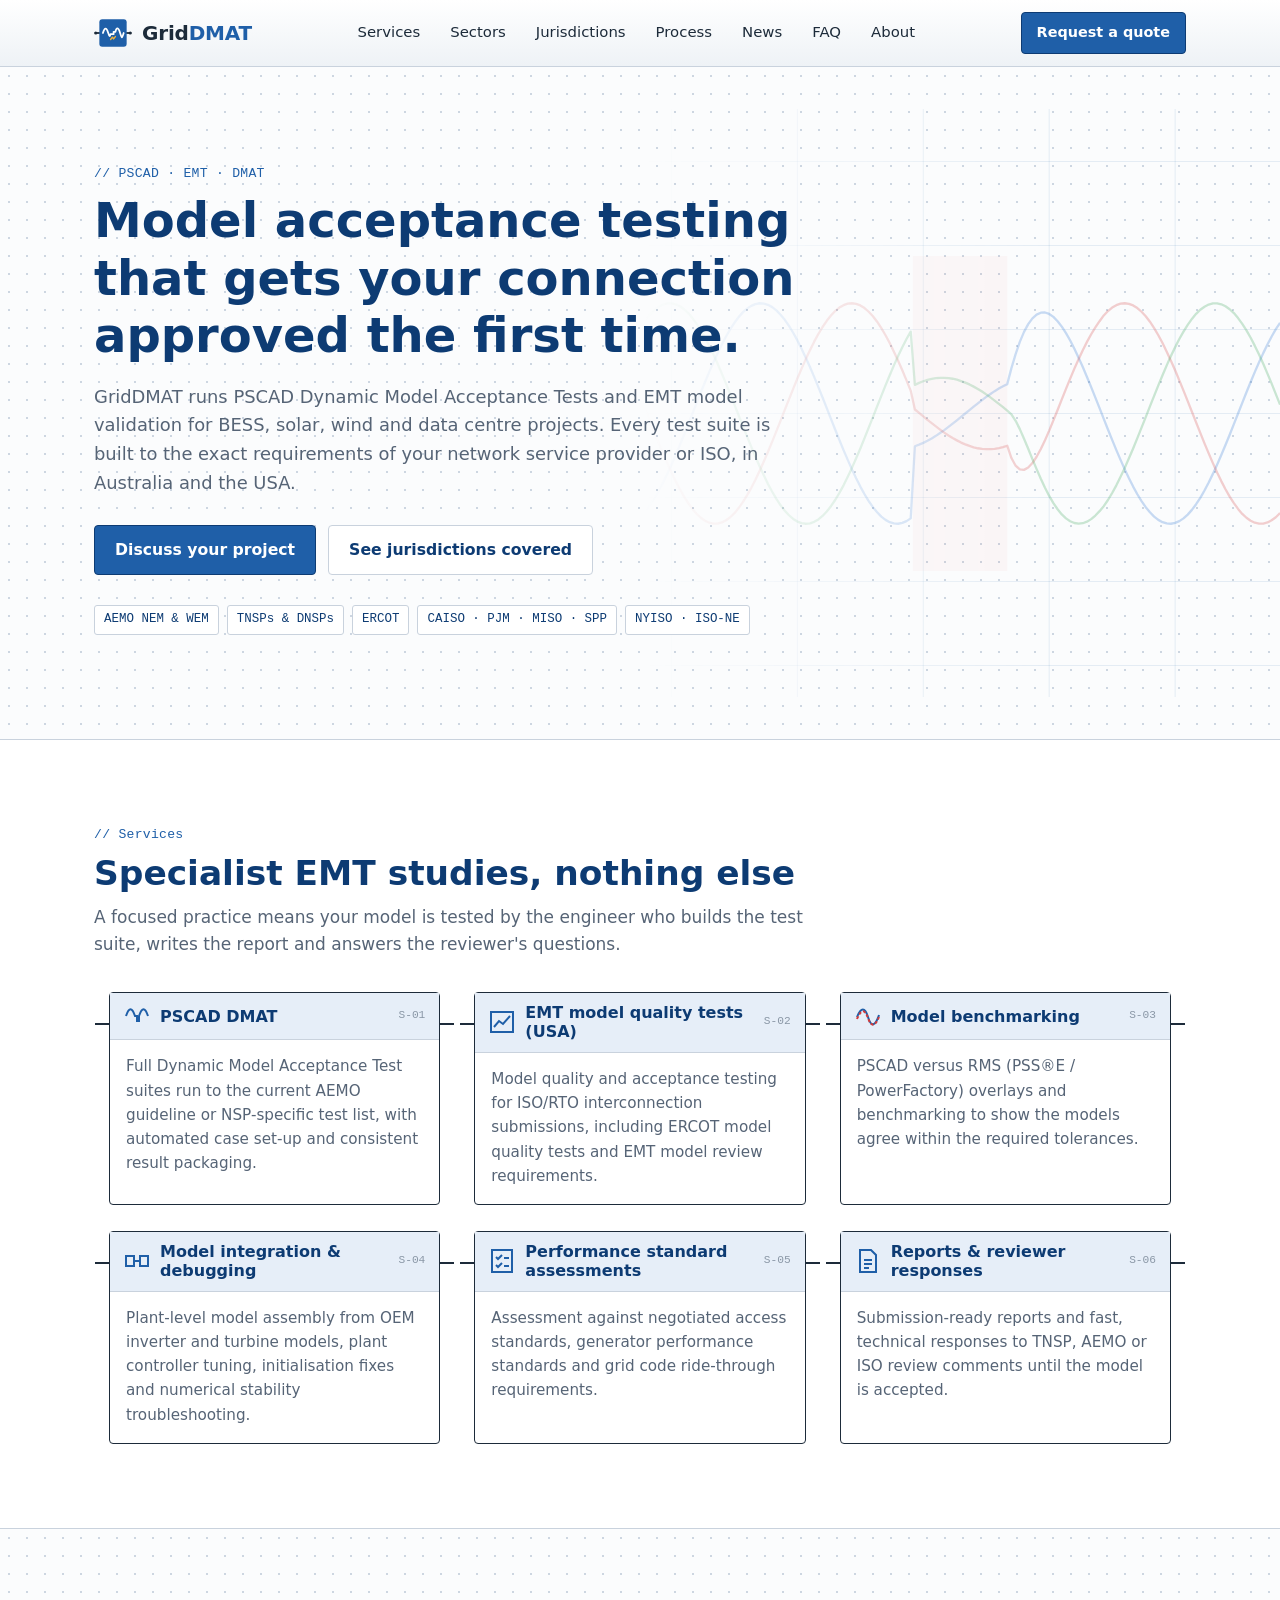
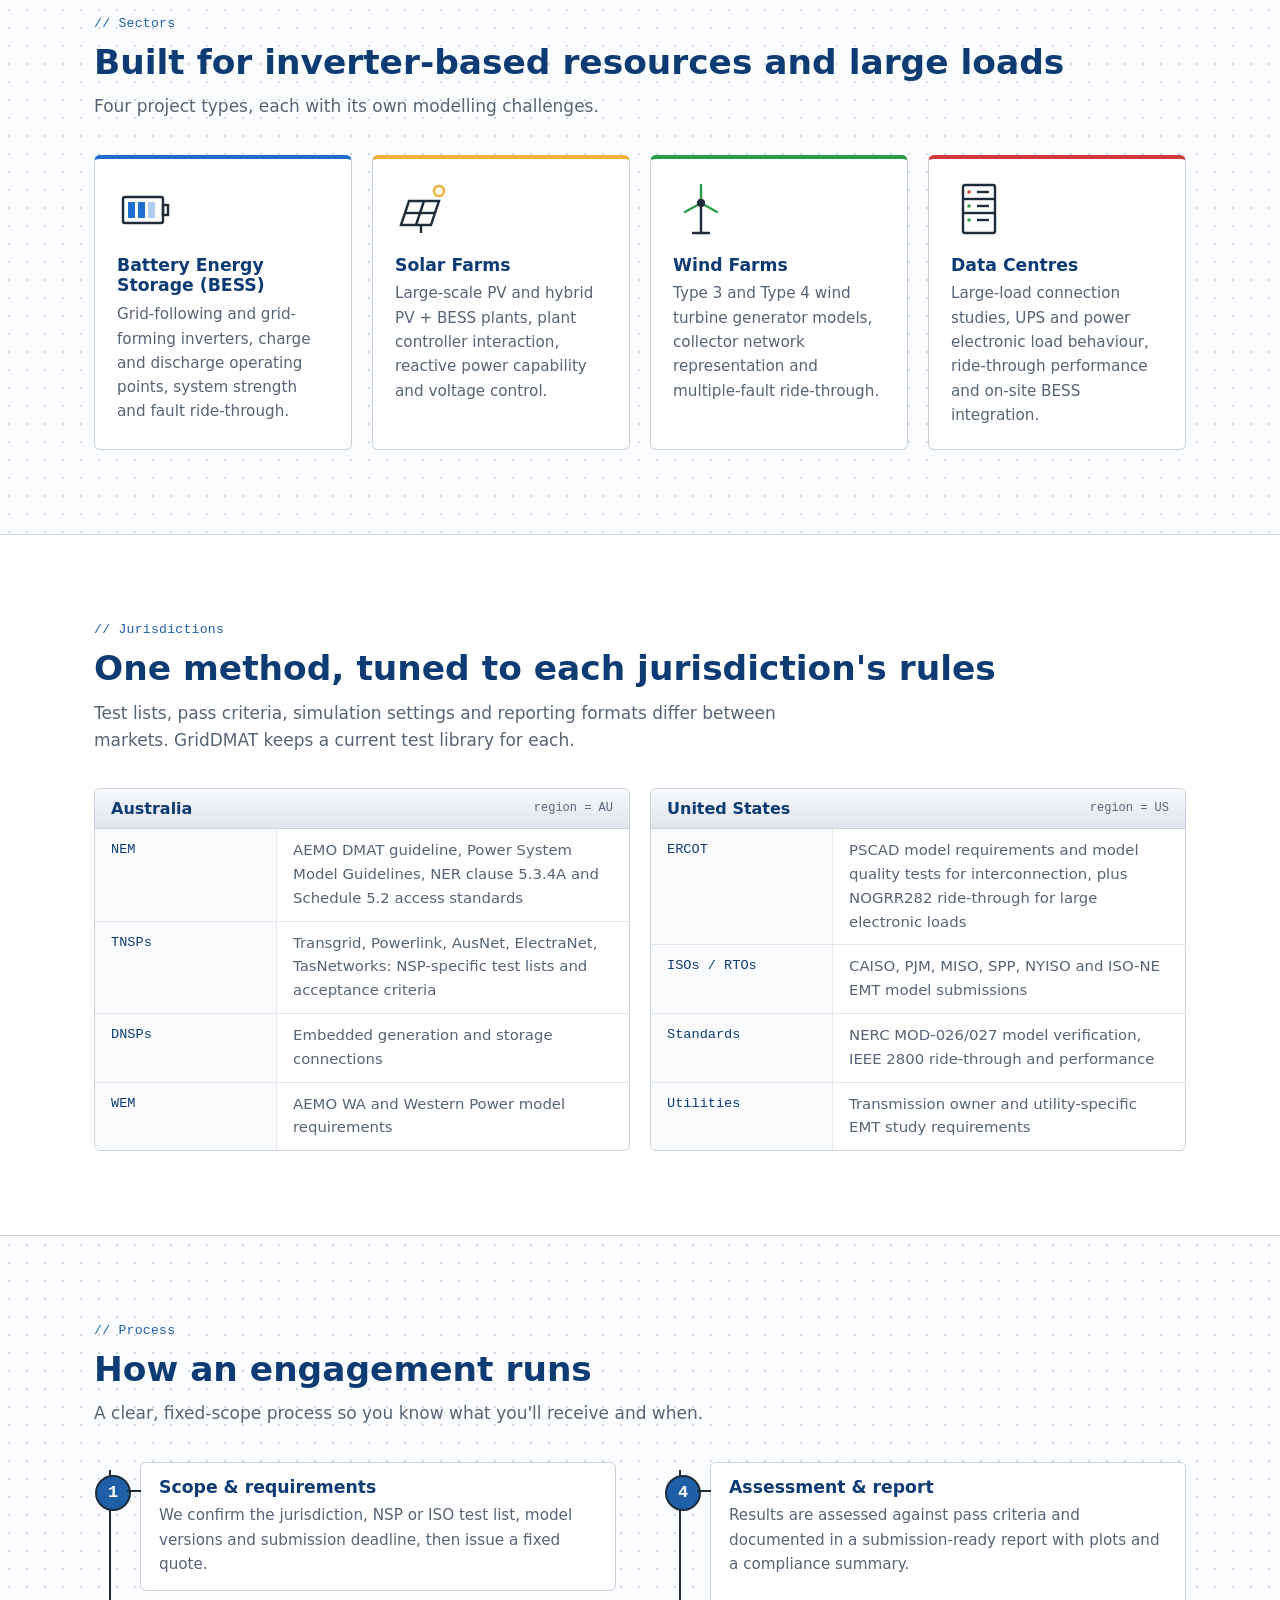
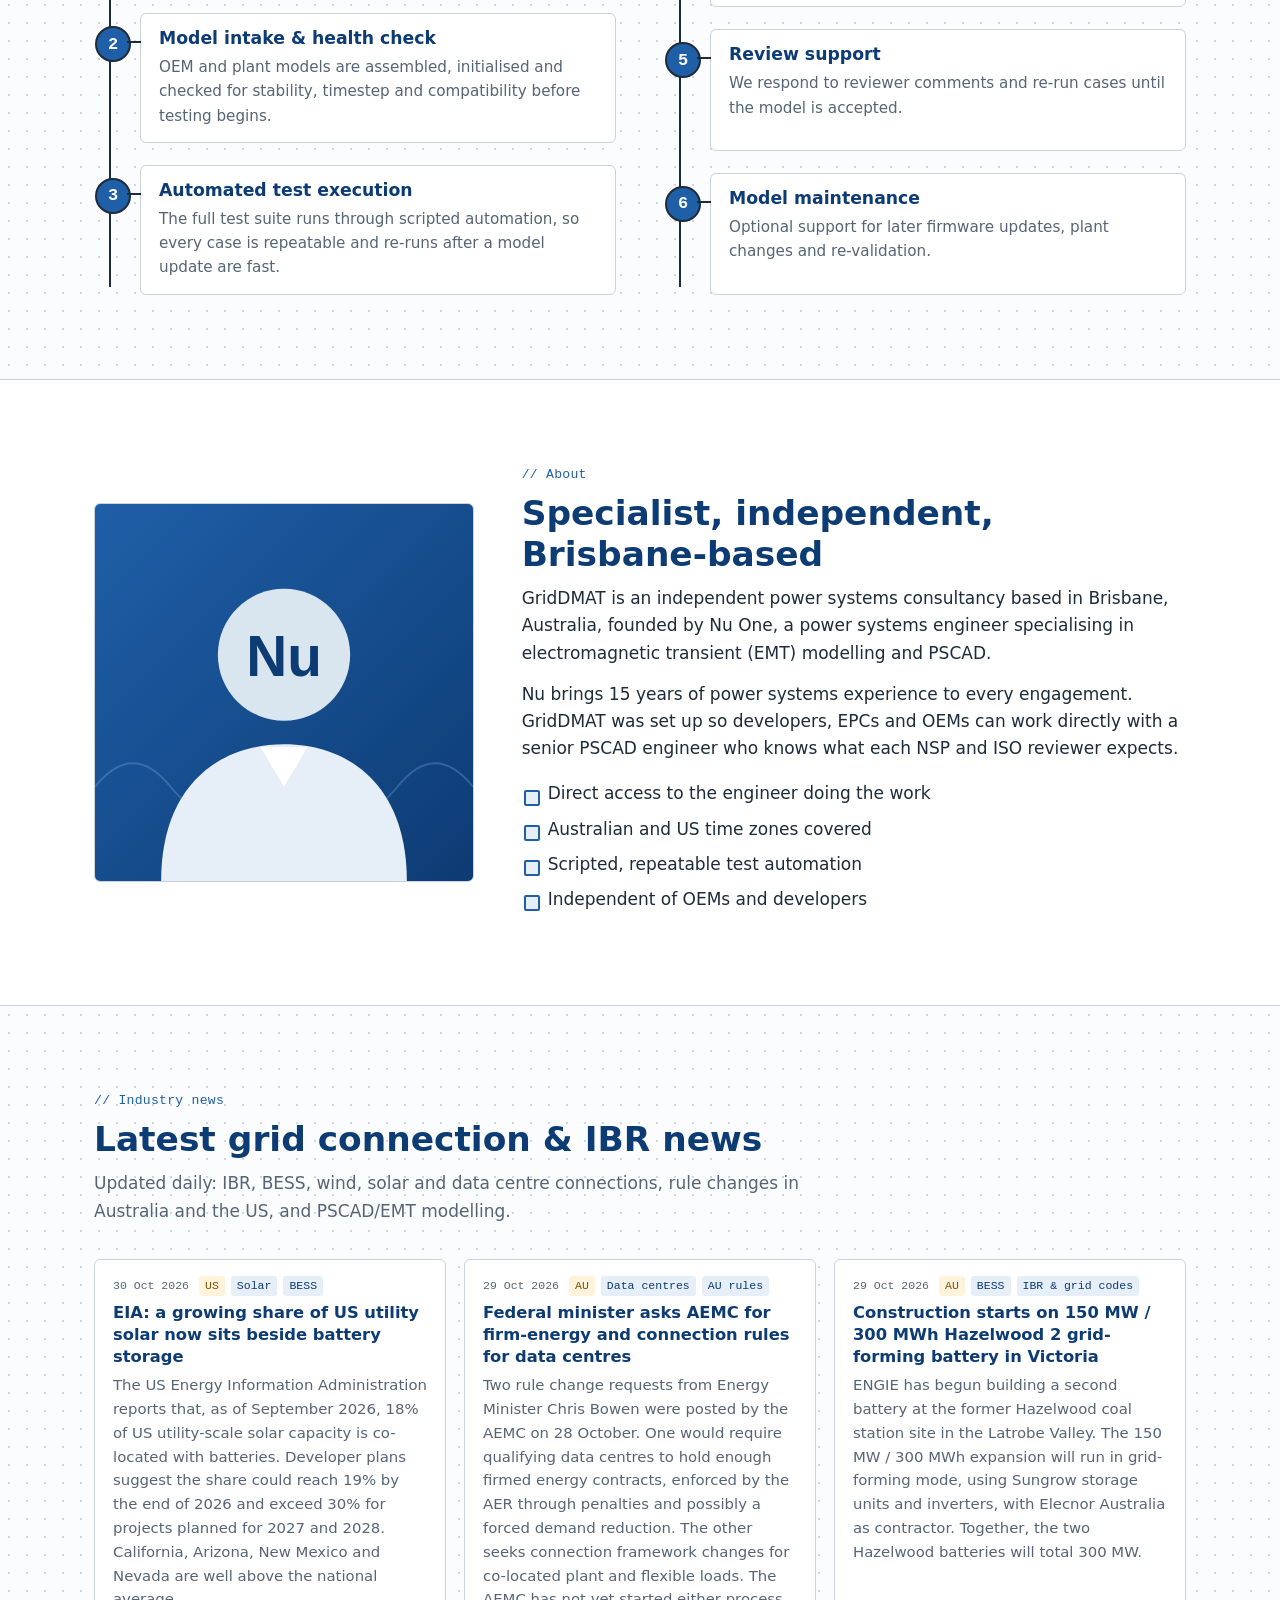
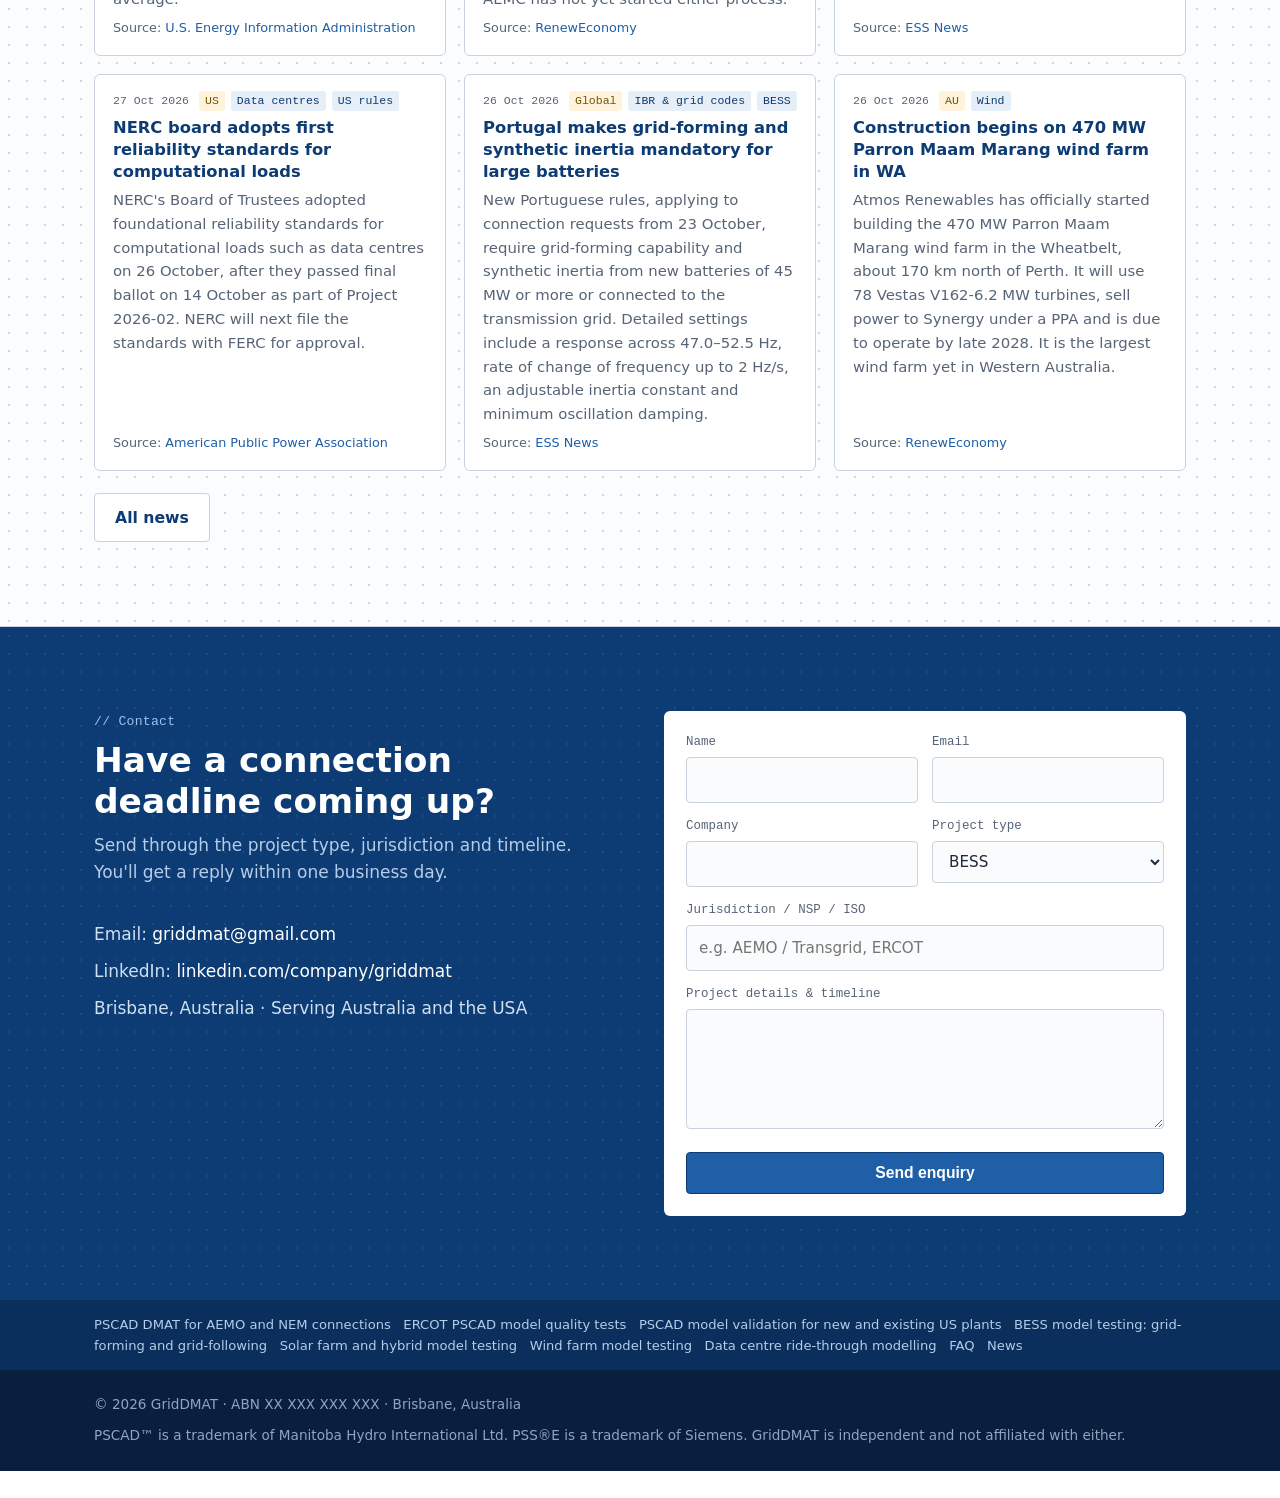
<file: index.html>
<!DOCTYPE html>
<html lang="en-AU">
<head>
<meta charset="utf-8">
<meta name="viewport" content="width=device-width,initial-scale=1">
<title>GridDMAT | PSCAD DMAT &amp; EMT Model Acceptance Testing for BESS, Solar, Wind &amp; Data Centres</title>
<meta name="description" content="GridDMAT delivers PSCAD Dynamic Model Acceptance Testing (DMAT) and EMT model validation for BESS, solar, wind and data centre connections, meeting AEMO, TNSP/NSP and US ISO/RTO requirements.">
<meta property="og:title" content="GridDMAT | PSCAD DMAT &amp; EMT Model Acceptance Testing">
<meta property="og:description" content="Jurisdiction-ready PSCAD model acceptance testing for BESS, solar, wind and data centres in Australia and the USA.">
<meta property="og:type" content="website">
<link rel="canonical" href="https://griddmat-commits.github.io/">
<link rel="icon" href="assets/logo.svg" type="image/svg+xml">
<link rel="alternate" type="application/rss+xml" title="GridDMAT news" href="news.xml">
<link rel="stylesheet" href="styles.css?v=6d6070ba">
<script type="application/ld+json">
{
 "@context": "https://schema.org",
 "@graph": [
  {
   "@type": "ProfessionalService",
   "@id": "https://griddmat-commits.github.io/#org",
   "name": "GridDMAT",
   "url": "https://griddmat-commits.github.io/",
   "email": "griddmat@gmail.com",
   "areaServed": [
    "Australia",
    "United States"
   ],
   "address": {
    "@type": "PostalAddress",
    "addressLocality": "Brisbane",
    "addressRegion": "QLD",
    "addressCountry": "AU"
   },
   "knowsAbout": [
    "PSCAD",
    "EMT modelling",
    "DMAT",
    "Dynamic Model Acceptance Test",
    "Model validation",
    "Battery energy storage systems",
    "Grid-forming inverters",
    "Solar farms",
    "Wind farms",
    "Data centre grid connection",
    "AEMO",
    "ERCOT",
    "CAISO",
    "Fault ride-through"
   ],
   "description": "Independent consultancy specialising in PSCAD/EMT model acceptance testing and validation for BESS, solar, wind and data centre grid connections in Australia and the USA."
  },
  {
   "@type": "WebSite",
   "@id": "https://griddmat-commits.github.io/#website",
   "url": "https://griddmat-commits.github.io/",
   "name": "GridDMAT",
   "publisher": {
    "@id": "https://griddmat-commits.github.io/#org"
   }
  },
  {
   "@type": "ItemList",
   "name": "GridDMAT services",
   "itemListElement": [
    {
     "@type": "ListItem",
     "position": 1,
     "url": "https://griddmat-commits.github.io/pscad-dmat-aemo.html",
     "name": "PSCAD DMAT for AEMO and NEM connections"
    },
    {
     "@type": "ListItem",
     "position": 2,
     "url": "https://griddmat-commits.github.io/ercot-model-quality-tests.html",
     "name": "ERCOT PSCAD model quality tests"
    },
    {
     "@type": "ListItem",
     "position": 3,
     "url": "https://griddmat-commits.github.io/us-pscad-model-validation.html",
     "name": "PSCAD model validation for new and existing US plants"
    },
    {
     "@type": "ListItem",
     "position": 4,
     "url": "https://griddmat-commits.github.io/bess-model-testing.html",
     "name": "BESS model testing: grid-forming and grid-following"
    },
    {
     "@type": "ListItem",
     "position": 5,
     "url": "https://griddmat-commits.github.io/solar-farm-model-testing.html",
     "name": "Solar farm and hybrid model testing"
    },
    {
     "@type": "ListItem",
     "position": 6,
     "url": "https://griddmat-commits.github.io/wind-farm-model-testing.html",
     "name": "Wind farm model testing"
    },
    {
     "@type": "ListItem",
     "position": 7,
     "url": "https://griddmat-commits.github.io/data-centre-ride-through-modelling.html",
     "name": "Data centre ride-through modelling"
    }
   ]
  }
 ]
}
</script>
</head>
<body>

<header>
  <div class="wrap nav">
    <a class="brand" href="#"><img src="assets/logo.svg" alt=""><span>Grid<b>DMAT</b></span></a>
    <ul>
      <li><a href="#services">Services</a></li>
      <li><a href="#sectors">Sectors</a></li>
      <li><a href="#jurisdictions">Jurisdictions</a></li>
      <li><a href="#process">Process</a></li>
      <li><a href="news.html">News</a></li>
      <li><a href="faq.html">FAQ</a></li>
      <li><a href="#about">About</a></li>
    </ul>
    <a class="btn" href="#contact">Request a quote</a>
  </div>
</header>

<section class="hero canvas">
  <div class="wrap">
    <div class="hero-text">
      <p class="eyebrow">PSCAD · EMT · DMAT</p>
      <h1>Model acceptance testing that gets your connection approved the first time.</h1>
      <p class="sub">GridDMAT runs PSCAD Dynamic Model Acceptance Tests and EMT model validation for BESS, solar, wind and data centre projects. Every test suite is built to the exact requirements of your network service provider or ISO, in Australia and the USA.</p>
      <div class="cta">
        <a class="btn" href="#contact">Discuss your project</a>
        <a class="btn ghost" href="#jurisdictions">See jurisdictions covered</a>
      </div>
      <div class="tags">
        <span class="tag">AEMO NEM &amp; WEM</span>
        <span class="tag">TNSPs &amp; DNSPs</span>
        <span class="tag">ERCOT</span>
        <span class="tag">CAISO · PJM · MISO · SPP</span>
        <span class="tag">NYISO · ISO-NE</span>
      </div>
    </div>

  </div>
</section>

<section id="services">
  <div class="wrap">
    <p class="eyebrow">Services</p>
    <h2>Specialist EMT studies, nothing else</h2>
    <p class="lead">A focused practice means your model is tested by the engineer who builds the test suite, writes the report and answers the reviewer's questions.</p>
    <div class="grid g3" style="gap:26px 34px;padding:0 15px">
      <div class="comp"><div class="comp-h">
        <svg viewBox="0 0 26 26" fill="none" stroke="#1f5fa8" stroke-width="2"><path d="M2 13 C5 4 8 4 11 13 L13 13 L13 18 L15 18 L15 13 C18 4 21 4 24 13"/></svg>
        <h3><a href="pscad-dmat-aemo.html">PSCAD DMAT</a></h3><span class="comp-id">S-01</span></div>
        <div class="comp-b"><p>Full Dynamic Model Acceptance Test suites run to the current AEMO guideline or NSP-specific test list, with automated case set-up and consistent result packaging.</p></div></div>
      <div class="comp"><div class="comp-h">
        <svg viewBox="0 0 26 26" fill="none" stroke="#1f5fa8" stroke-width="2"><rect x="2" y="3" width="22" height="20"/><polyline points="5,18 10,12 14,15 21,7"/></svg>
        <h3><a href="ercot-model-quality-tests.html">EMT model quality tests (USA)</a></h3><span class="comp-id">S-02</span></div>
        <div class="comp-b"><p>Model quality and acceptance testing for ISO/RTO interconnection submissions, including ERCOT model quality tests and EMT model review requirements.</p></div></div>
      <div class="comp"><div class="comp-h">
        <svg viewBox="0 0 26 26" fill="none" stroke-width="2"><path d="M2 14 C6 4 10 4 13 14 S20 24 24 12" stroke="#1f5fa8"/><path d="M2 16 C6 6 10 6 13 15 S20 24 24 14" stroke="#d23b3b" stroke-dasharray="3 2"/></svg>
        <h3>Model benchmarking</h3><span class="comp-id">S-03</span></div>
        <div class="comp-b"><p>PSCAD versus RMS (PSS®E / PowerFactory) overlays and benchmarking to show the models agree within the required tolerances.</p></div></div>
      <div class="comp"><div class="comp-h">
        <svg viewBox="0 0 26 26" fill="none" stroke="#1f5fa8" stroke-width="2"><rect x="2" y="8" width="8" height="10"/><rect x="16" y="8" width="8" height="10"/><line x1="10" y1="13" x2="16" y2="13"/></svg>
        <h3>Model integration &amp; debugging</h3><span class="comp-id">S-04</span></div>
        <div class="comp-b"><p>Plant-level model assembly from OEM inverter and turbine models, plant controller tuning, initialisation fixes and numerical stability troubleshooting.</p></div></div>
      <div class="comp"><div class="comp-h">
        <svg viewBox="0 0 26 26" fill="none" stroke="#1f5fa8" stroke-width="2"><rect x="3" y="2" width="20" height="22"/><polyline points="7,9 9,11 13,7"/><polyline points="7,17 9,19 13,15"/><line x1="15" y1="10" x2="20" y2="10"/><line x1="15" y1="18" x2="20" y2="18"/></svg>
        <h3>Performance standard assessments</h3><span class="comp-id">S-05</span></div>
        <div class="comp-b"><p>Assessment against negotiated access standards, generator performance standards and grid code ride-through requirements.</p></div></div>
      <div class="comp"><div class="comp-h">
        <svg viewBox="0 0 26 26" fill="none" stroke="#1f5fa8" stroke-width="2"><path d="M5 2 H16 L21 7 V24 H5 Z"/><line x1="9" y1="12" x2="17" y2="12"/><line x1="9" y1="16" x2="17" y2="16"/><line x1="9" y1="20" x2="14" y2="20"/></svg>
        <h3>Reports &amp; reviewer responses</h3><span class="comp-id">S-06</span></div>
        <div class="comp-b"><p>Submission-ready reports and fast, technical responses to TNSP, AEMO or ISO review comments until the model is accepted.</p></div></div>
    </div>
  </div>
</section>

<section id="sectors" class="alt canvas">
  <div class="wrap">
    <p class="eyebrow">Sectors</p>
    <h2>Built for inverter-based resources and large loads</h2>
    <p class="lead">Four project types, each with its own modelling challenges.</p>
    <div class="grid g4">
      <div class="sector">
        <svg viewBox="0 0 56 56" fill="none" stroke="#1d2b3a" stroke-width="2.4"><rect x="6" y="16" width="40" height="26" rx="2"/><rect x="46" y="24" width="5" height="10"/><rect x="11" y="21" width="7" height="16" fill="#1f6fd1" stroke="none"/><rect x="21" y="21" width="7" height="16" fill="#1f6fd1" stroke="none"/><rect x="31" y="21" width="7" height="16" fill="#1f6fd1" stroke="none" opacity=".35"/></svg>
        <h3><a href="bess-model-testing.html">Battery Energy Storage (BESS)</a></h3>
        <p>Grid-following and grid-forming inverters, charge and discharge operating points, system strength and fault ride-through.</p>
      </div>
      <div class="sector">
        <svg viewBox="0 0 56 56" fill="none" stroke="#1d2b3a" stroke-width="2.4"><circle cx="44" cy="10" r="5" stroke="#f0b13a"/><path d="M6 44 L14 20 H44 L36 44 Z"/><line x1="10" y1="32" x2="40" y2="32"/><line x1="29" y1="20" x2="21" y2="44"/><line x1="26" y1="44" x2="26" y2="52"/></svg>
        <h3><a href="solar-farm-model-testing.html">Solar Farms</a></h3>
        <p>Large-scale PV and hybrid PV + BESS plants, plant controller interaction, reactive power capability and voltage control.</p>
      </div>
      <div class="sector">
        <svg viewBox="0 0 56 56" fill="none" stroke="#1d2b3a" stroke-width="2.4" stroke-linecap="round"><line x1="28" y1="22" x2="28" y2="52"/><line x1="20" y1="52" x2="36" y2="52"/><line x1="28" y1="22" x2="28" y2="4" stroke="#2a9d4b"/><line x1="28" y1="22" x2="12" y2="31" stroke="#2a9d4b"/><line x1="28" y1="22" x2="44" y2="31" stroke="#2a9d4b"/><circle cx="28" cy="22" r="3" fill="#1d2b3a"/></svg>
        <h3><a href="wind-farm-model-testing.html">Wind Farms</a></h3>
        <p>Type 3 and Type 4 wind turbine generator models, collector network representation and multiple-fault ride-through.</p>
      </div>
      <div class="sector">
        <svg viewBox="0 0 56 56" fill="none" stroke="#1d2b3a" stroke-width="2.4"><rect x="12" y="4" width="32" height="48" rx="2"/><line x1="12" y1="18" x2="44" y2="18"/><line x1="12" y1="32" x2="44" y2="32"/><circle cx="18" cy="11" r="1.8" fill="#d23b3b" stroke="none"/><circle cx="18" cy="25" r="1.8" fill="#2a9d4b" stroke="none"/><circle cx="18" cy="39" r="1.8" fill="#2a9d4b" stroke="none"/><line x1="26" y1="11" x2="38" y2="11"/><line x1="26" y1="25" x2="38" y2="25"/><line x1="26" y1="39" x2="38" y2="39"/></svg>
        <h3><a href="data-centre-ride-through-modelling.html">Data Centres</a></h3>
        <p>Large-load connection studies, UPS and power electronic load behaviour, ride-through performance and on-site BESS integration.</p>
      </div>
    </div>
  </div>
</section>

<section id="jurisdictions">
  <div class="wrap">
    <p class="eyebrow">Jurisdictions</p>
    <h2>One method, tuned to each jurisdiction's rules</h2>
    <p class="lead">Test lists, pass criteria, simulation settings and reporting formats differ between markets. GridDMAT keeps a current test library for each.</p>
    <div class="grid g2">
      <div class="params">
        <h3>Australia <small>region = AU</small></h3>
        <table>
          <tr><td>NEM</td><td>AEMO DMAT guideline, Power System Model Guidelines, NER clause 5.3.4A and Schedule 5.2 access standards</td></tr>
          <tr><td>TNSPs</td><td>Transgrid, Powerlink, AusNet, ElectraNet, TasNetworks: NSP-specific test lists and acceptance criteria</td></tr>
          <tr><td>DNSPs</td><td>Embedded generation and storage connections</td></tr>
          <tr><td>WEM</td><td>AEMO WA and Western Power model requirements</td></tr>
        </table>
      </div>
      <div class="params">
        <h3>United States <small>region = US</small></h3>
        <table>
          <tr><td>ERCOT</td><td>PSCAD model requirements and model quality tests for interconnection, plus NOGRR282 ride-through for large electronic loads</td></tr>
          <tr><td>ISOs / RTOs</td><td>CAISO, PJM, MISO, SPP, NYISO and ISO-NE EMT model submissions</td></tr>
          <tr><td>Standards</td><td>NERC MOD-026/027 model verification, IEEE 2800 ride-through and performance</td></tr>
          <tr><td>Utilities</td><td>Transmission owner and utility-specific EMT study requirements</td></tr>
        </table>
      </div>
    </div>
  </div>
</section>

<section id="process" class="alt canvas">
  <div class="wrap">
    <p class="eyebrow">Process</p>
    <h2>How an engagement runs</h2>
    <p class="lead">A clear, fixed-scope process so you know what you'll receive and when.</p>
    <div class="flow-wrap">
      <div class="flow">
        <div class="node" data-n="1"><h3>Scope &amp; requirements</h3><p>We confirm the jurisdiction, NSP or ISO test list, model versions and submission deadline, then issue a fixed quote.</p></div>
        <div class="node" data-n="2"><h3>Model intake &amp; health check</h3><p>OEM and plant models are assembled, initialised and checked for stability, timestep and compatibility before testing begins.</p></div>
        <div class="node" data-n="3"><h3>Automated test execution</h3><p>The full test suite runs through scripted automation, so every case is repeatable and re-runs after a model update are fast.</p></div>
      </div>
      <div class="flow">
        <div class="node" data-n="4"><h3>Assessment &amp; report</h3><p>Results are assessed against pass criteria and documented in a submission-ready report with plots and a compliance summary.</p></div>
        <div class="node" data-n="5"><h3>Review support</h3><p>We respond to reviewer comments and re-run cases until the model is accepted.</p></div>
        <div class="node" data-n="6"><h3>Model maintenance</h3><p>Optional support for later firmware updates, plant changes and re-validation.</p></div>
      </div>
    </div>
  </div>
</section>

<section id="about">
  <div class="wrap about">
    <div class="portrait"><img src="assets/founder.svg" alt="Nu One, Founder of GridDMAT"></div>
    <div>
      <p class="eyebrow">About</p>
      <h2>Specialist, independent, Brisbane-based</h2>
      <p>GridDMAT is an independent power systems consultancy based in Brisbane, Australia, founded by Nu One, a power systems engineer specialising in electromagnetic transient (EMT) modelling and PSCAD.</p>
      <p style="margin-top:14px">Nu brings 15 years of power systems experience to every engagement. GridDMAT was set up so developers, EPCs and OEMs can work directly with a senior PSCAD engineer who knows what each NSP and ISO reviewer expects.</p>
      <ul class="ticks">
        <li>Direct access to the engineer doing the work</li>
        <li>Australian and US time zones covered</li>
        <li>Scripted, repeatable test automation</li>
        <li>Independent of OEMs and developers</li>
      </ul>
    </div>
  </div>
</section>

<!-- NEWS:START -->
<section id="news" class="alt canvas">
  <div class="wrap">
    <p class="eyebrow">Industry news</p>
    <h2>Latest grid connection &amp; IBR news</h2>
    <p class="lead">Updated daily: IBR, BESS, wind, solar and data centre connections, rule changes in Australia and the US, and PSCAD/EMT modelling.</p>
    <div class="news-grid">
<article class="news-item" data-cats="Solar|BESS">
  <div class="nmeta"><time datetime="2026-10-30">30 Oct 2026</time>
    <span class="nreg">US</span><span class="ncat">Solar</span><span class="ncat">BESS</span></div>
  <h3><a href="https://www.eia.gov/todayinenergy/detail.php?id=68384" target="_blank" rel="noopener">EIA: a growing share of US utility solar now sits beside battery storage</a></h3>
  <p>The US Energy Information Administration reports that, as of September 2026, 18% of US utility-scale solar capacity is co-located with batteries. Developer plans suggest the share could reach 19% by the end of 2026 and exceed 30% for projects planned for 2027 and 2028. California, Arizona, New Mexico and Nevada are well above the national average.</p>
  <p class="nsrc">Source: <a href="https://www.eia.gov/todayinenergy/detail.php?id=68384" target="_blank" rel="noopener">U.S. Energy Information Administration</a></p>
</article>
<article class="news-item" data-cats="Data centres|AU rules">
  <div class="nmeta"><time datetime="2026-10-29">29 Oct 2026</time>
    <span class="nreg">AU</span><span class="ncat">Data centres</span><span class="ncat">AU rules</span></div>
  <h3><a href="https://reneweconomy.com.au/data-centres-without-sufficient-firm-power-could-be-switched-off-under-bowen-rule-change-proposal/" target="_blank" rel="noopener">Federal minister asks AEMC for firm-energy and connection rules for data centres</a></h3>
  <p>Two rule change requests from Energy Minister Chris Bowen were posted by the AEMC on 28 October. One would require qualifying data centres to hold enough firmed energy contracts, enforced by the AER through penalties and possibly a forced demand reduction. The other seeks connection framework changes for co-located plant and flexible loads. The AEMC has not yet started either process.</p>
  <p class="nsrc">Source: <a href="https://reneweconomy.com.au/data-centres-without-sufficient-firm-power-could-be-switched-off-under-bowen-rule-change-proposal/" target="_blank" rel="noopener">RenewEconomy</a></p>
</article>
<article class="news-item" data-cats="BESS|IBR &amp; grid codes">
  <div class="nmeta"><time datetime="2026-10-29">29 Oct 2026</time>
    <span class="nreg">AU</span><span class="ncat">BESS</span><span class="ncat">IBR &amp; grid codes</span></div>
  <h3><a href="https://www.ess-news.com/2026/10/29/construction-begins-on-300-mwh-hazelwood-2-grid-forming-battery-in-australia/" target="_blank" rel="noopener">Construction starts on 150 MW / 300 MWh Hazelwood 2 grid-forming battery in Victoria</a></h3>
  <p>ENGIE has begun building a second battery at the former Hazelwood coal station site in the Latrobe Valley. The 150 MW / 300 MWh expansion will run in grid-forming mode, using Sungrow storage units and inverters, with Elecnor Australia as contractor. Together, the two Hazelwood batteries will total 300 MW.</p>
  <p class="nsrc">Source: <a href="https://www.ess-news.com/2026/10/29/construction-begins-on-300-mwh-hazelwood-2-grid-forming-battery-in-australia/" target="_blank" rel="noopener">ESS News</a></p>
</article>
<article class="news-item" data-cats="Data centres|US rules">
  <div class="nmeta"><time datetime="2026-10-27">27 Oct 2026</time>
    <span class="nreg">US</span><span class="ncat">Data centres</span><span class="ncat">US rules</span></div>
  <h3><a href="https://www.publicpower.org/periodical/article/board-trustees-nerc-adopts-foundational-computational-load-reliability-standards" target="_blank" rel="noopener">NERC board adopts first reliability standards for computational loads</a></h3>
  <p>NERC&#x27;s Board of Trustees adopted foundational reliability standards for computational loads such as data centres on 26 October, after they passed final ballot on 14 October as part of Project 2026-02. NERC will next file the standards with FERC for approval.</p>
  <p class="nsrc">Source: <a href="https://www.publicpower.org/periodical/article/board-trustees-nerc-adopts-foundational-computational-load-reliability-standards" target="_blank" rel="noopener">American Public Power Association</a></p>
</article>
<article class="news-item" data-cats="IBR &amp; grid codes|BESS">
  <div class="nmeta"><time datetime="2026-10-26">26 Oct 2026</time>
    <span class="nreg">Global</span><span class="ncat">IBR &amp; grid codes</span><span class="ncat">BESS</span></div>
  <h3><a href="https://www.ess-news.com/2026/10/26/portugal-makes-grid-forming-mandatory-for-large-battery-storage-plants/" target="_blank" rel="noopener">Portugal makes grid-forming and synthetic inertia mandatory for large batteries</a></h3>
  <p>New Portuguese rules, applying to connection requests from 23 October, require grid-forming capability and synthetic inertia from new batteries of 45 MW or more or connected to the transmission grid. Detailed settings include a response across 47.0–52.5 Hz, rate of change of frequency up to 2 Hz/s, an adjustable inertia constant and minimum oscillation damping.</p>
  <p class="nsrc">Source: <a href="https://www.ess-news.com/2026/10/26/portugal-makes-grid-forming-mandatory-for-large-battery-storage-plants/" target="_blank" rel="noopener">ESS News</a></p>
</article>
<article class="news-item" data-cats="Wind">
  <div class="nmeta"><time datetime="2026-10-26">26 Oct 2026</time>
    <span class="nreg">AU</span><span class="ncat">Wind</span></div>
  <h3><a href="https://reneweconomy.com.au/construction-officially-starts-on-biggest-wind-farm-in-australia-for-two-years-and-largest-in-state/" target="_blank" rel="noopener">Construction begins on 470 MW Parron Maam Marang wind farm in WA</a></h3>
  <p>Atmos Renewables has officially started building the 470 MW Parron Maam Marang wind farm in the Wheatbelt, about 170 km north of Perth. It will use 78 Vestas V162-6.2 MW turbines, sell power to Synergy under a PPA and is due to operate by late 2028. It is the largest wind farm yet in Western Australia.</p>
  <p class="nsrc">Source: <a href="https://reneweconomy.com.au/construction-officially-starts-on-biggest-wind-farm-in-australia-for-two-years-and-largest-in-state/" target="_blank" rel="noopener">RenewEconomy</a></p>
</article>
    </div>
    <p style="margin-top:22px"><a class="btn ghost" href="news.html">All news</a></p>
  </div>
</section>
<!-- NEWS:END -->

<section id="contact" class="contact">
  <div class="wrap grid g2" style="gap:48px;align-items:start">
    <div>
      <p class="eyebrow">Contact</p>
      <h2>Have a connection deadline coming up?</h2>
      <p class="lead">Send through the project type, jurisdiction and timeline. You'll get a reply within one business day.</p>
      <div class="contact-info">
        <p>Email: <a href="mailto:griddmat@gmail.com">griddmat@gmail.com</a></p>
        <p>LinkedIn: <a href="https://www.linkedin.com/company/griddmat" target="_blank" rel="noopener">linkedin.com/company/griddmat</a></p>
        <p>Brisbane, Australia · Serving Australia and the USA</p>
      </div>
    </div>
    <!-- Web3Forms ("GridDmatForm") delivers submissions to griddmat@gmail.com. The access key is public by design. -->
    <form action="https://api.web3forms.com/submit" method="POST">
      <input type="hidden" name="access_key" value="3075acb0-4f99-4f62-a7ae-31aff48ed147">
      <input type="hidden" name="subject" value="New GridDMAT website enquiry">
      <input type="hidden" name="from_name" value="GridDMAT website">
      <input type="hidden" name="redirect" value="https://griddmat-commits.github.io/thanks.html">
      <input type="checkbox" name="botcheck" class="hidden" style="display:none" tabindex="-1" autocomplete="off">
      <div class="row">
        <div><label for="name">Name</label><input id="name" name="name" required></div>
        <div><label for="email">Email</label><input id="email" type="email" name="email" required></div>
      </div>
      <div class="row">
        <div><label for="company">Company</label><input id="company" name="company"></div>
        <div><label for="type">Project type</label>
          <select id="type" name="project_type">
            <option>BESS</option><option>Solar farm</option><option>Wind farm</option><option>Hybrid</option><option>Data centre</option><option>Other</option>
          </select></div>
      </div>
      <div><label for="juris">Jurisdiction / NSP / ISO</label><input id="juris" name="jurisdiction" placeholder="e.g. AEMO / Transgrid, ERCOT"></div>
      <div><label for="msg">Project details &amp; timeline</label><textarea id="msg" name="message"></textarea></div>
      <button class="btn" type="submit">Send enquiry</button>
    </form>
  </div>
</section>

<div class="sitelinks"><div class="wrap"><a href="pscad-dmat-aemo.html">PSCAD DMAT for AEMO and NEM connections</a> · <a href="ercot-model-quality-tests.html">ERCOT PSCAD model quality tests</a> · <a href="us-pscad-model-validation.html">PSCAD model validation for new and existing US plants</a> · <a href="bess-model-testing.html">BESS model testing: grid-forming and grid-following</a> · <a href="solar-farm-model-testing.html">Solar farm and hybrid model testing</a> · <a href="wind-farm-model-testing.html">Wind farm model testing</a> · <a href="data-centre-ride-through-modelling.html">Data centre ride-through modelling</a> · <a href="faq.html">FAQ</a> · <a href="news.html">News</a></div></div>
<footer>
  <div class="wrap">
    <span>© <span id="y"></span> GridDMAT · ABN XX XXX XXX XXX · Brisbane, Australia</span>
    <span>PSCAD™ is a trademark of Manitoba Hydro International Ltd. PSS®E is a trademark of Siemens. GridDMAT is independent and not affiliated with either.</span>
  </div>
</footer>
<script>document.getElementById('y').textContent=new Date().getFullYear()</script>
</body>
</html>
</file>
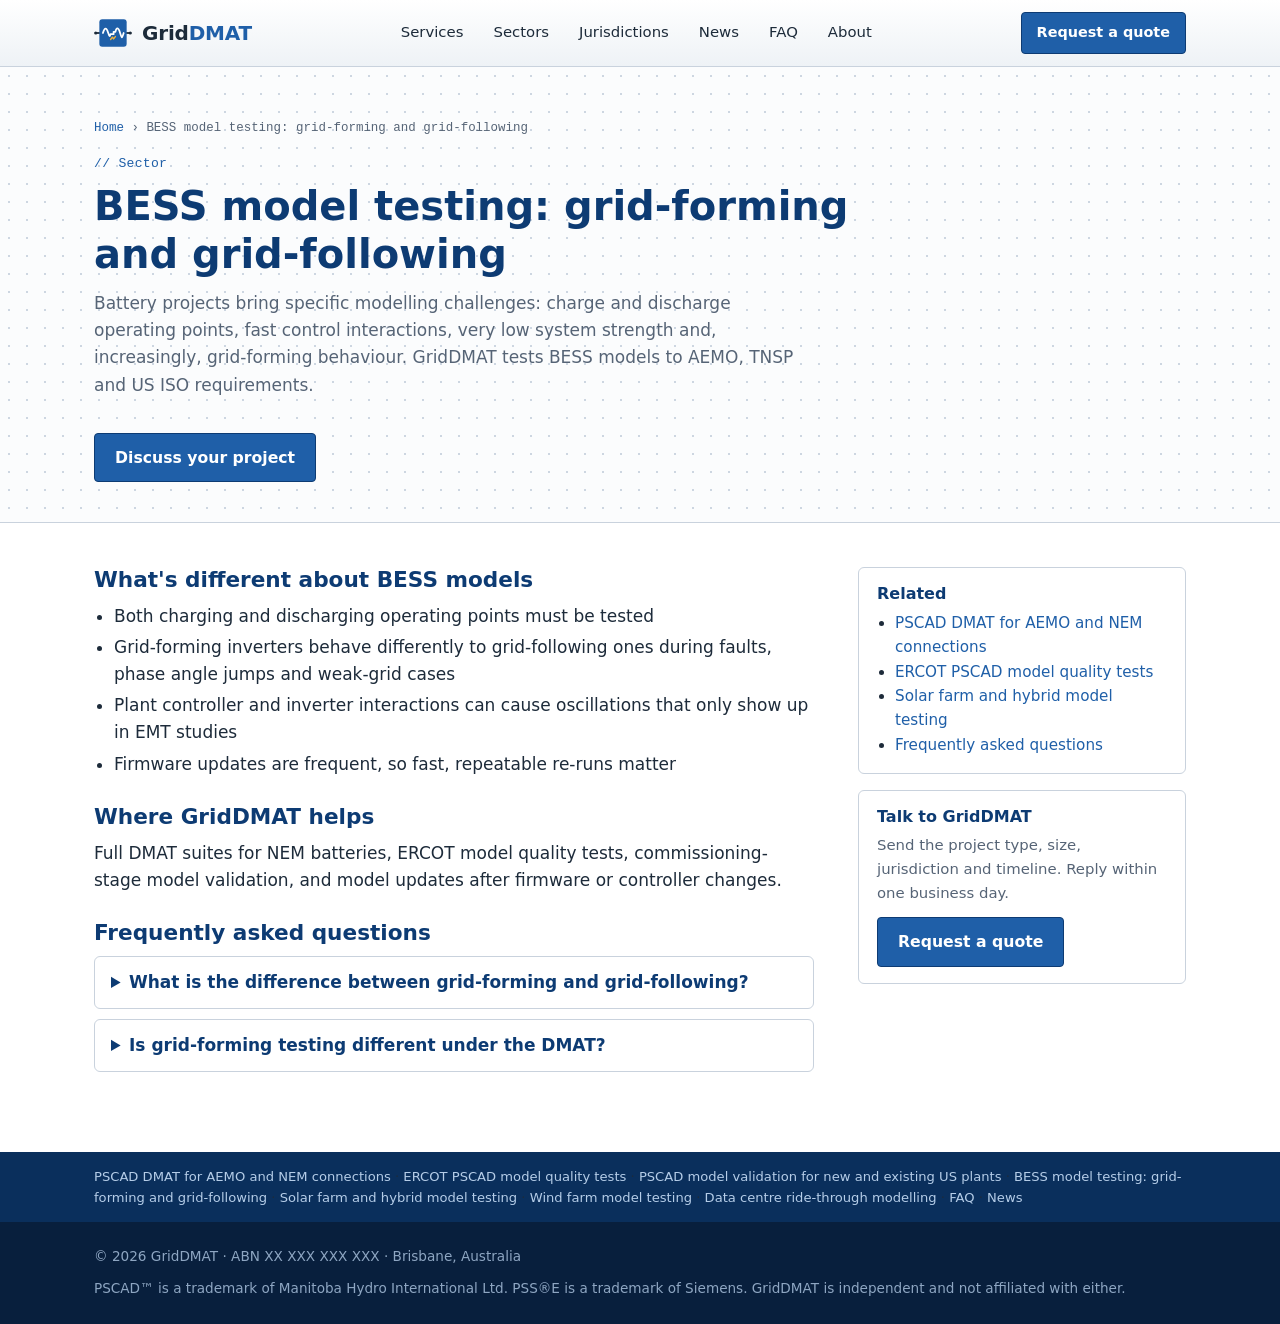
<file: bess-model-testing.html>
<!DOCTYPE html>
<html lang="en-AU">
<head>
<meta charset="utf-8">
<meta name="viewport" content="width=device-width,initial-scale=1">
<title>BESS PSCAD model testing, grid-forming and grid-following | GridDMAT</title>
<meta name="description" content="PSCAD/EMT model testing for battery energy storage systems: grid-forming and grid-following inverters, fault ride-through, system strength, DMAT and ERCOT model quality tests.">
<link rel="canonical" href="https://griddmat-commits.github.io/bess-model-testing.html">
<meta property="og:title" content="BESS PSCAD model testing, grid-forming and grid-following | GridDMAT">
<meta property="og:description" content="PSCAD/EMT model testing for battery energy storage systems: grid-forming and grid-following inverters, fault ride-through, system strength, DMAT and ERCOT model quality tests.">
<meta property="og:type" content="website">
<meta property="og:url" content="https://griddmat-commits.github.io/bess-model-testing.html">
<link rel="icon" href="assets/logo.svg" type="image/svg+xml">
<link rel="alternate" type="application/rss+xml" title="GridDMAT news" href="news.xml">
<link rel="stylesheet" href="styles.css?v=6d6070ba">
<script type="application/ld+json">
{
 "@context": "https://schema.org",
 "@graph": [
  {
   "@type": "ProfessionalService",
   "@id": "https://griddmat-commits.github.io/#org",
   "name": "GridDMAT",
   "url": "https://griddmat-commits.github.io/",
   "email": "griddmat@gmail.com",
   "areaServed": [
    "Australia",
    "United States"
   ],
   "address": {
    "@type": "PostalAddress",
    "addressLocality": "Brisbane",
    "addressRegion": "QLD",
    "addressCountry": "AU"
   },
   "knowsAbout": [
    "PSCAD",
    "EMT modelling",
    "DMAT",
    "Dynamic Model Acceptance Test",
    "Model validation",
    "Battery energy storage systems",
    "Grid-forming inverters",
    "Solar farms",
    "Wind farms",
    "Data centre grid connection",
    "AEMO",
    "ERCOT",
    "CAISO",
    "Fault ride-through"
   ],
   "description": "Independent consultancy specialising in PSCAD/EMT model acceptance testing and validation for BESS, solar, wind and data centre grid connections in Australia and the USA."
  },
  {
   "@type": "Service",
   "name": "BESS model testing: grid-forming and grid-following",
   "serviceType": "BESS PSCAD model testing",
   "description": "PSCAD/EMT model testing for battery energy storage systems: grid-forming and grid-following inverters, fault ride-through, system strength, DMAT and ERCOT model quality tests.",
   "provider": {
    "@id": "https://griddmat-commits.github.io/#org"
   },
   "areaServed": [
    "Australia",
    "United States"
   ],
   "url": "https://griddmat-commits.github.io/bess-model-testing.html"
  },
  {
   "@type": "FAQPage",
   "mainEntity": [
    {
     "@type": "Question",
     "name": "What is the difference between grid-forming and grid-following?",
     "acceptedAnswer": {
      "@type": "Answer",
      "text": "A grid-following inverter synchronises to the measured grid voltage and injects current. A grid-forming inverter sets its own voltage and frequency reference and behaves more like a voltage source, which changes its response to faults, phase jumps and weak grids."
     }
    },
    {
     "@type": "Question",
     "name": "Is grid-forming testing different under the DMAT?",
     "acceptedAnswer": {
      "@type": "Answer",
      "text": "The DMAT case list is the same, but grid-forming plants respond differently, especially to phase angle jumps, frequency events and very low system strength, so assessment needs care."
     }
    }
   ]
  },
  {
   "@type": "BreadcrumbList",
   "itemListElement": [
    {
     "@type": "ListItem",
     "position": 1,
     "name": "Home",
     "item": "https://griddmat-commits.github.io/"
    },
    {
     "@type": "ListItem",
     "position": 2,
     "name": "BESS model testing: grid-forming and grid-following",
     "item": "https://griddmat-commits.github.io/bess-model-testing.html"
    }
   ]
  }
 ]
}
</script>
</head>
<body>
<header>
  <div class="wrap nav">
    <a class="brand" href="index.html"><img src="assets/logo.svg" alt="GridDMAT logo"><span>Grid<b>DMAT</b></span></a>
    <ul>
      <li><a href="index.html#services">Services</a></li>
      <li><a href="index.html#sectors">Sectors</a></li>
      <li><a href="index.html#jurisdictions">Jurisdictions</a></li>
      <li><a href="news.html">News</a></li>
      <li><a href="faq.html">FAQ</a></li>
      <li><a href="index.html#about">About</a></li>
    </ul>
    <a class="btn" href="index.html#contact">Request a quote</a>
  </div>
</header>
<section class="canvas page-hero">
  <div class="wrap"><nav class="crumbs"><a href="index.html">Home</a> › BESS model testing: grid-forming and grid-following</nav>
    <p class="eyebrow">Sector</p><h1 class="page-h1">BESS model testing: grid-forming and grid-following</h1><p class="lead">Battery projects bring specific modelling challenges: charge and discharge operating points, fast control interactions, very low system strength and, increasingly, grid-forming behaviour. GridDMAT tests BESS models to AEMO, TNSP and US ISO requirements.</p>
    <a class="btn" href="index.html#contact">Discuss your project</a></div>
</section>
<section class="page-body"><div class="wrap page-grid">
  <article class="prose"><h2>What&#x27;s different about BESS models</h2><ul><li>Both charging and discharging operating points must be tested</li><li>Grid-forming inverters behave differently to grid-following ones during faults, phase angle jumps and weak-grid cases</li><li>Plant controller and inverter interactions can cause oscillations that only show up in EMT studies</li><li>Firmware updates are frequent, so fast, repeatable re-runs matter</li></ul><h2>Where GridDMAT helps</h2><p>Full DMAT suites for NEM batteries, ERCOT model quality tests, commissioning-stage model validation, and model updates after firmware or controller changes.</p><h2>Frequently asked questions</h2><details class="qa"><summary>What is the difference between grid-forming and grid-following?</summary><p>A grid-following inverter synchronises to the measured grid voltage and injects current. A grid-forming inverter sets its own voltage and frequency reference and behaves more like a voltage source, which changes its response to faults, phase jumps and weak grids.</p></details><details class="qa"><summary>Is grid-forming testing different under the DMAT?</summary><p>The DMAT case list is the same, but grid-forming plants respond differently, especially to phase angle jumps, frequency events and very low system strength, so assessment needs care.</p></details></article>
  <aside class="side"><div class="card"><h3>Related</h3><ul><li><a href="pscad-dmat-aemo.html">PSCAD DMAT for AEMO and NEM connections</a></li><li><a href="ercot-model-quality-tests.html">ERCOT PSCAD model quality tests</a></li><li><a href="solar-farm-model-testing.html">Solar farm and hybrid model testing</a></li><li><a href="faq.html">Frequently asked questions</a></li></ul></div>
    <div class="card"><h3>Talk to GridDMAT</h3><p>Send the project type, size, jurisdiction and timeline. Reply within one business day.</p>
    <a class="btn" href="index.html#contact">Request a quote</a></div></aside>
</div></section>
<div class="sitelinks"><div class="wrap"><a href="pscad-dmat-aemo.html">PSCAD DMAT for AEMO and NEM connections</a> · <a href="ercot-model-quality-tests.html">ERCOT PSCAD model quality tests</a> · <a href="us-pscad-model-validation.html">PSCAD model validation for new and existing US plants</a> · <a href="bess-model-testing.html">BESS model testing: grid-forming and grid-following</a> · <a href="solar-farm-model-testing.html">Solar farm and hybrid model testing</a> · <a href="wind-farm-model-testing.html">Wind farm model testing</a> · <a href="data-centre-ride-through-modelling.html">Data centre ride-through modelling</a> · <a href="faq.html">FAQ</a> · <a href="news.html">News</a></div></div>
<footer>
  <div class="wrap">
    <span>© <span id="y"></span> GridDMAT · ABN XX XXX XXX XXX · Brisbane, Australia</span>
    <span>PSCAD™ is a trademark of Manitoba Hydro International Ltd. PSS®E is a trademark of Siemens. GridDMAT is independent and not affiliated with either.</span>
  </div>
</footer>
<script>document.getElementById('y')&&(document.getElementById('y').textContent=new Date().getFullYear())</script>
</body>
</html>
</file>
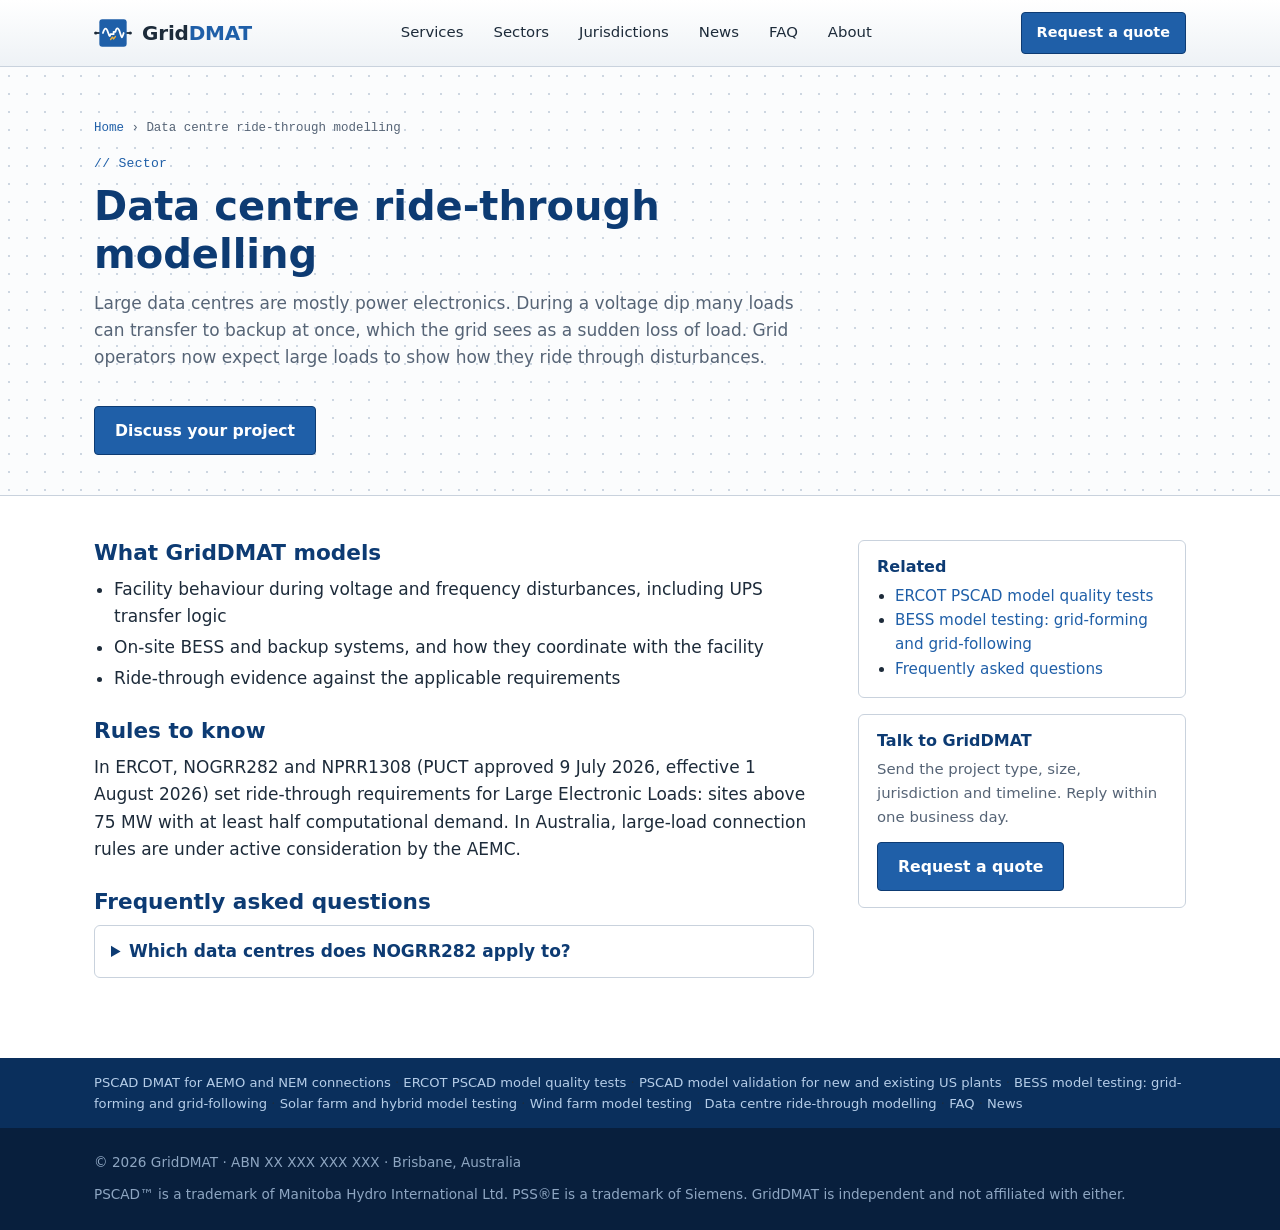
<file: data-centre-ride-through-modelling.html>
<!DOCTYPE html>
<html lang="en-AU">
<head>
<meta charset="utf-8">
<meta name="viewport" content="width=device-width,initial-scale=1">
<title>Data centre grid connection and ride-through modelling | GridDMAT</title>
<meta name="description" content="EMT modelling of data centre ride-through for large-load connections: UPS, power-electronic loads and on-site BESS, including ERCOT NOGRR282 for Large Electronic Loads.">
<link rel="canonical" href="https://griddmat-commits.github.io/data-centre-ride-through-modelling.html">
<meta property="og:title" content="Data centre grid connection and ride-through modelling | GridDMAT">
<meta property="og:description" content="EMT modelling of data centre ride-through for large-load connections: UPS, power-electronic loads and on-site BESS, including ERCOT NOGRR282 for Large Electronic Loads.">
<meta property="og:type" content="website">
<meta property="og:url" content="https://griddmat-commits.github.io/data-centre-ride-through-modelling.html">
<link rel="icon" href="assets/logo.svg" type="image/svg+xml">
<link rel="alternate" type="application/rss+xml" title="GridDMAT news" href="news.xml">
<link rel="stylesheet" href="styles.css?v=6d6070ba">
<script type="application/ld+json">
{
 "@context": "https://schema.org",
 "@graph": [
  {
   "@type": "ProfessionalService",
   "@id": "https://griddmat-commits.github.io/#org",
   "name": "GridDMAT",
   "url": "https://griddmat-commits.github.io/",
   "email": "griddmat@gmail.com",
   "areaServed": [
    "Australia",
    "United States"
   ],
   "address": {
    "@type": "PostalAddress",
    "addressLocality": "Brisbane",
    "addressRegion": "QLD",
    "addressCountry": "AU"
   },
   "knowsAbout": [
    "PSCAD",
    "EMT modelling",
    "DMAT",
    "Dynamic Model Acceptance Test",
    "Model validation",
    "Battery energy storage systems",
    "Grid-forming inverters",
    "Solar farms",
    "Wind farms",
    "Data centre grid connection",
    "AEMO",
    "ERCOT",
    "CAISO",
    "Fault ride-through"
   ],
   "description": "Independent consultancy specialising in PSCAD/EMT model acceptance testing and validation for BESS, solar, wind and data centre grid connections in Australia and the USA."
  },
  {
   "@type": "Service",
   "name": "Data centre ride-through modelling",
   "serviceType": "Data centre ride-through modelling",
   "description": "EMT modelling of data centre ride-through for large-load connections: UPS, power-electronic loads and on-site BESS, including ERCOT NOGRR282 for Large Electronic Loads.",
   "provider": {
    "@id": "https://griddmat-commits.github.io/#org"
   },
   "areaServed": [
    "Australia",
    "United States"
   ],
   "url": "https://griddmat-commits.github.io/data-centre-ride-through-modelling.html"
  },
  {
   "@type": "FAQPage",
   "mainEntity": [
    {
     "@type": "Question",
     "name": "Which data centres does NOGRR282 apply to?",
     "acceptedAnswer": {
      "@type": "Answer",
      "text": "Large Electronic Loads in ERCOT: sites above 75 MW where at least half of demand is computational. Loads approved to energise, or with completed studies and interconnection agreements, before 14 November 2025 are exempt."
     }
    }
   ]
  },
  {
   "@type": "BreadcrumbList",
   "itemListElement": [
    {
     "@type": "ListItem",
     "position": 1,
     "name": "Home",
     "item": "https://griddmat-commits.github.io/"
    },
    {
     "@type": "ListItem",
     "position": 2,
     "name": "Data centre ride-through modelling",
     "item": "https://griddmat-commits.github.io/data-centre-ride-through-modelling.html"
    }
   ]
  }
 ]
}
</script>
</head>
<body>
<header>
  <div class="wrap nav">
    <a class="brand" href="index.html"><img src="assets/logo.svg" alt="GridDMAT logo"><span>Grid<b>DMAT</b></span></a>
    <ul>
      <li><a href="index.html#services">Services</a></li>
      <li><a href="index.html#sectors">Sectors</a></li>
      <li><a href="index.html#jurisdictions">Jurisdictions</a></li>
      <li><a href="news.html">News</a></li>
      <li><a href="faq.html">FAQ</a></li>
      <li><a href="index.html#about">About</a></li>
    </ul>
    <a class="btn" href="index.html#contact">Request a quote</a>
  </div>
</header>
<section class="canvas page-hero">
  <div class="wrap"><nav class="crumbs"><a href="index.html">Home</a> › Data centre ride-through modelling</nav>
    <p class="eyebrow">Sector</p><h1 class="page-h1">Data centre ride-through modelling</h1><p class="lead">Large data centres are mostly power electronics. During a voltage dip many loads can transfer to backup at once, which the grid sees as a sudden loss of load. Grid operators now expect large loads to show how they ride through disturbances.</p>
    <a class="btn" href="index.html#contact">Discuss your project</a></div>
</section>
<section class="page-body"><div class="wrap page-grid">
  <article class="prose"><h2>What GridDMAT models</h2><ul><li>Facility behaviour during voltage and frequency disturbances, including UPS transfer logic</li><li>On-site BESS and backup systems, and how they coordinate with the facility</li><li>Ride-through evidence against the applicable requirements</li></ul><h2>Rules to know</h2><p>In ERCOT, NOGRR282 and NPRR1308 (PUCT approved 9 July 2026, effective 1 August 2026) set ride-through requirements for Large Electronic Loads: sites above 75 MW with at least half computational demand. In Australia, large-load connection rules are under active consideration by the AEMC.</p><h2>Frequently asked questions</h2><details class="qa"><summary>Which data centres does NOGRR282 apply to?</summary><p>Large Electronic Loads in ERCOT: sites above 75 MW where at least half of demand is computational. Loads approved to energise, or with completed studies and interconnection agreements, before 14 November 2025 are exempt.</p></details></article>
  <aside class="side"><div class="card"><h3>Related</h3><ul><li><a href="ercot-model-quality-tests.html">ERCOT PSCAD model quality tests</a></li><li><a href="bess-model-testing.html">BESS model testing: grid-forming and grid-following</a></li><li><a href="faq.html">Frequently asked questions</a></li></ul></div>
    <div class="card"><h3>Talk to GridDMAT</h3><p>Send the project type, size, jurisdiction and timeline. Reply within one business day.</p>
    <a class="btn" href="index.html#contact">Request a quote</a></div></aside>
</div></section>
<div class="sitelinks"><div class="wrap"><a href="pscad-dmat-aemo.html">PSCAD DMAT for AEMO and NEM connections</a> · <a href="ercot-model-quality-tests.html">ERCOT PSCAD model quality tests</a> · <a href="us-pscad-model-validation.html">PSCAD model validation for new and existing US plants</a> · <a href="bess-model-testing.html">BESS model testing: grid-forming and grid-following</a> · <a href="solar-farm-model-testing.html">Solar farm and hybrid model testing</a> · <a href="wind-farm-model-testing.html">Wind farm model testing</a> · <a href="data-centre-ride-through-modelling.html">Data centre ride-through modelling</a> · <a href="faq.html">FAQ</a> · <a href="news.html">News</a></div></div>
<footer>
  <div class="wrap">
    <span>© <span id="y"></span> GridDMAT · ABN XX XXX XXX XXX · Brisbane, Australia</span>
    <span>PSCAD™ is a trademark of Manitoba Hydro International Ltd. PSS®E is a trademark of Siemens. GridDMAT is independent and not affiliated with either.</span>
  </div>
</footer>
<script>document.getElementById('y')&&(document.getElementById('y').textContent=new Date().getFullYear())</script>
</body>
</html>
</file>
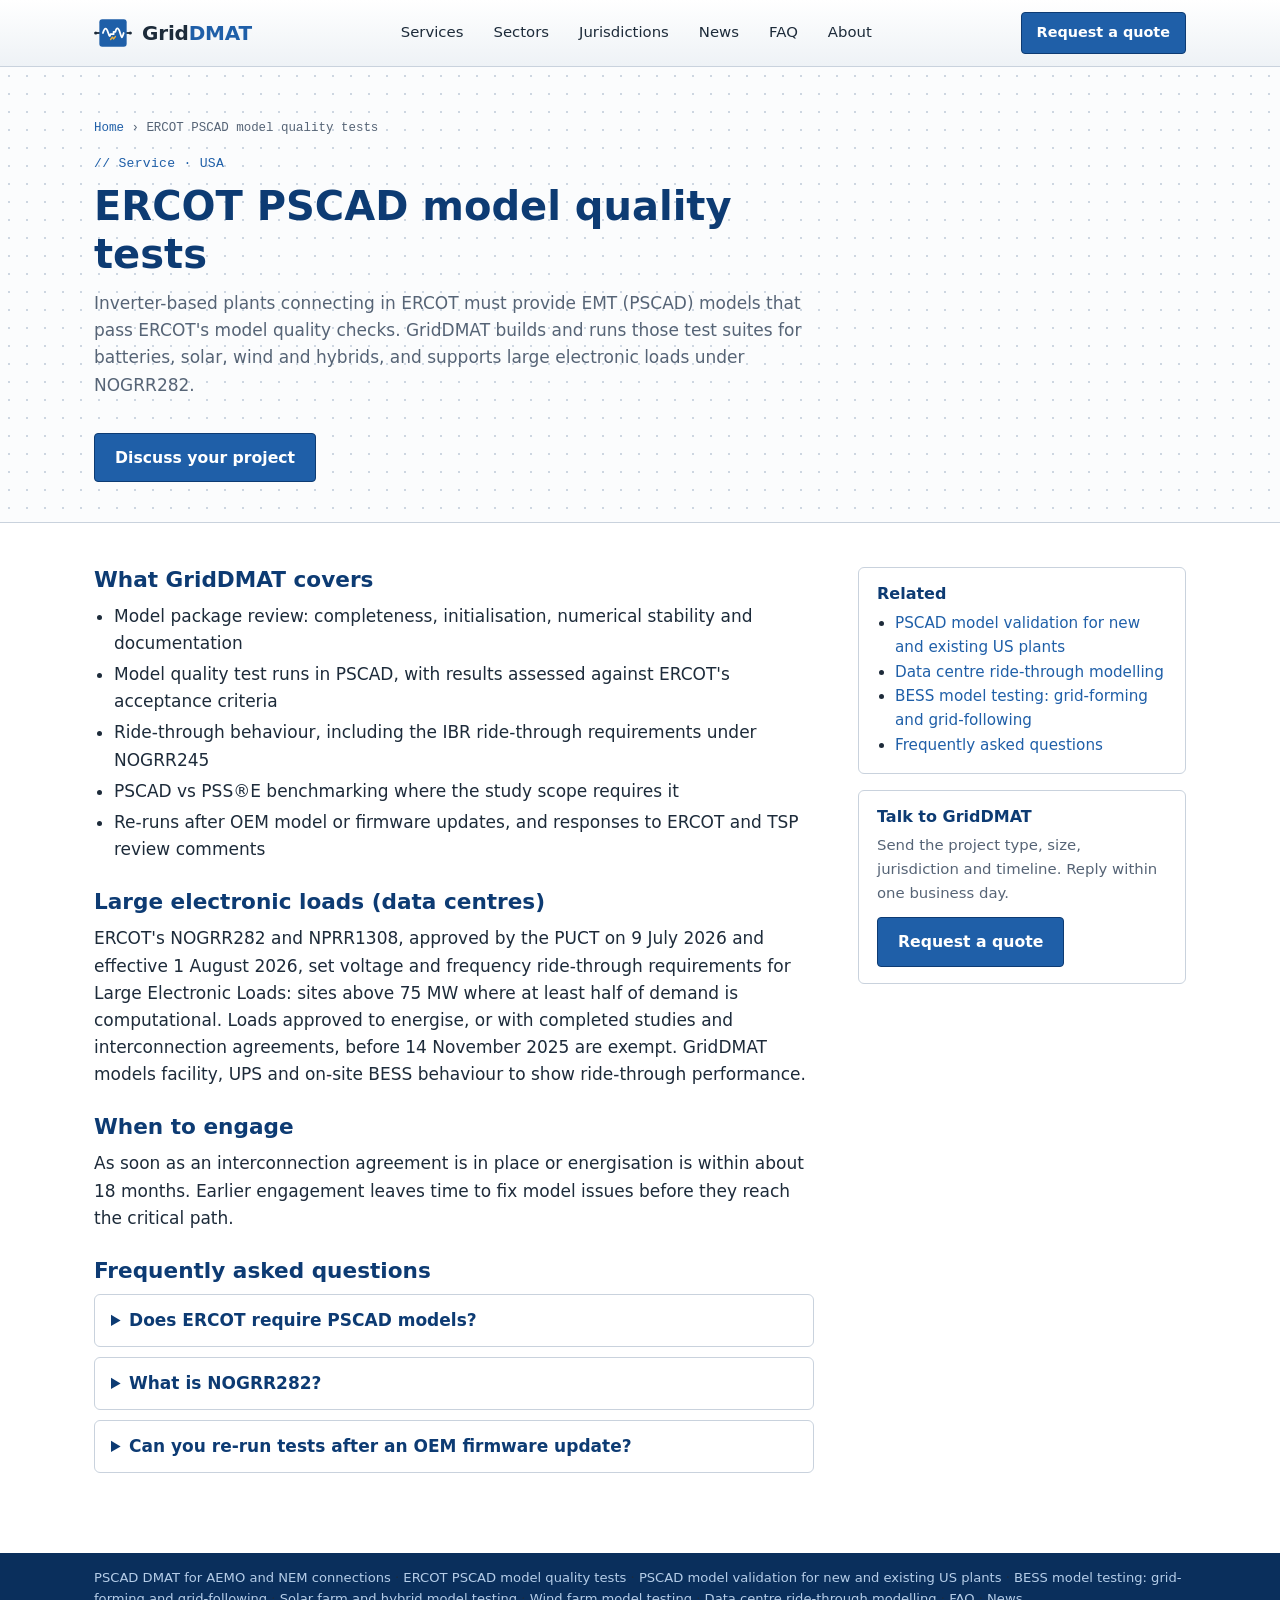
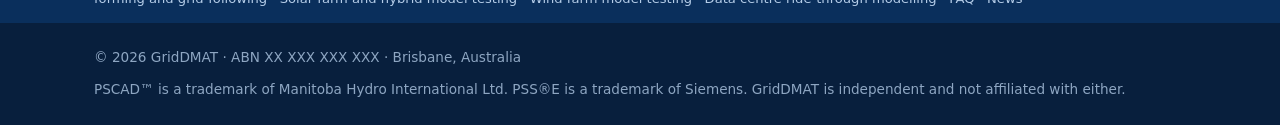
<file: ercot-model-quality-tests.html>
<!DOCTYPE html>
<html lang="en-AU">
<head>
<meta charset="utf-8">
<meta name="viewport" content="width=device-width,initial-scale=1">
<title>ERCOT PSCAD model quality tests for BESS, solar and wind | GridDMAT</title>
<meta name="description" content="PSCAD/EMT model quality testing for ERCOT interconnection of BESS, solar, wind and hybrid plants, plus NOGRR282 ride-through modelling for large electronic loads.">
<link rel="canonical" href="https://griddmat-commits.github.io/ercot-model-quality-tests.html">
<meta property="og:title" content="ERCOT PSCAD model quality tests for BESS, solar and wind | GridDMAT">
<meta property="og:description" content="PSCAD/EMT model quality testing for ERCOT interconnection of BESS, solar, wind and hybrid plants, plus NOGRR282 ride-through modelling for large electronic loads.">
<meta property="og:type" content="website">
<meta property="og:url" content="https://griddmat-commits.github.io/ercot-model-quality-tests.html">
<link rel="icon" href="assets/logo.svg" type="image/svg+xml">
<link rel="alternate" type="application/rss+xml" title="GridDMAT news" href="news.xml">
<link rel="stylesheet" href="styles.css?v=6d6070ba">
<script type="application/ld+json">
{
 "@context": "https://schema.org",
 "@graph": [
  {
   "@type": "ProfessionalService",
   "@id": "https://griddmat-commits.github.io/#org",
   "name": "GridDMAT",
   "url": "https://griddmat-commits.github.io/",
   "email": "griddmat@gmail.com",
   "areaServed": [
    "Australia",
    "United States"
   ],
   "address": {
    "@type": "PostalAddress",
    "addressLocality": "Brisbane",
    "addressRegion": "QLD",
    "addressCountry": "AU"
   },
   "knowsAbout": [
    "PSCAD",
    "EMT modelling",
    "DMAT",
    "Dynamic Model Acceptance Test",
    "Model validation",
    "Battery energy storage systems",
    "Grid-forming inverters",
    "Solar farms",
    "Wind farms",
    "Data centre grid connection",
    "AEMO",
    "ERCOT",
    "CAISO",
    "Fault ride-through"
   ],
   "description": "Independent consultancy specialising in PSCAD/EMT model acceptance testing and validation for BESS, solar, wind and data centre grid connections in Australia and the USA."
  },
  {
   "@type": "Service",
   "name": "ERCOT PSCAD model quality tests",
   "serviceType": "ERCOT PSCAD model quality testing",
   "description": "PSCAD/EMT model quality testing for ERCOT interconnection of BESS, solar, wind and hybrid plants, plus NOGRR282 ride-through modelling for large electronic loads.",
   "provider": {
    "@id": "https://griddmat-commits.github.io/#org"
   },
   "areaServed": [
    "Australia",
    "United States"
   ],
   "url": "https://griddmat-commits.github.io/ercot-model-quality-tests.html"
  },
  {
   "@type": "FAQPage",
   "mainEntity": [
    {
     "@type": "Question",
     "name": "Does ERCOT require PSCAD models?",
     "acceptedAnswer": {
      "@type": "Answer",
      "text": "Yes. ERCOT requires EMT models for inverter-based resources as part of interconnection, alongside the PSS®E models. Check the current Planning Guide and Dynamic Working Group procedures for the exact requirements that apply to your project."
     }
    },
    {
     "@type": "Question",
     "name": "What is NOGRR282?",
     "acceptedAnswer": {
      "@type": "Answer",
      "text": "An ERCOT Nodal Operating Guide revision setting voltage and frequency ride-through requirements for Large Electronic Loads, such as data centres above 75 MW with mostly computational demand. The PUCT approved it on 9 July 2026, effective 1 August 2026."
     }
    },
    {
     "@type": "Question",
     "name": "Can you re-run tests after an OEM firmware update?",
     "acceptedAnswer": {
      "@type": "Answer",
      "text": "Yes. GridDMAT's test cases are scripted, so a full re-run after a model or firmware change is fast and repeatable."
     }
    }
   ]
  },
  {
   "@type": "BreadcrumbList",
   "itemListElement": [
    {
     "@type": "ListItem",
     "position": 1,
     "name": "Home",
     "item": "https://griddmat-commits.github.io/"
    },
    {
     "@type": "ListItem",
     "position": 2,
     "name": "ERCOT PSCAD model quality tests",
     "item": "https://griddmat-commits.github.io/ercot-model-quality-tests.html"
    }
   ]
  }
 ]
}
</script>
</head>
<body>
<header>
  <div class="wrap nav">
    <a class="brand" href="index.html"><img src="assets/logo.svg" alt="GridDMAT logo"><span>Grid<b>DMAT</b></span></a>
    <ul>
      <li><a href="index.html#services">Services</a></li>
      <li><a href="index.html#sectors">Sectors</a></li>
      <li><a href="index.html#jurisdictions">Jurisdictions</a></li>
      <li><a href="news.html">News</a></li>
      <li><a href="faq.html">FAQ</a></li>
      <li><a href="index.html#about">About</a></li>
    </ul>
    <a class="btn" href="index.html#contact">Request a quote</a>
  </div>
</header>
<section class="canvas page-hero">
  <div class="wrap"><nav class="crumbs"><a href="index.html">Home</a> › ERCOT PSCAD model quality tests</nav>
    <p class="eyebrow">Service · USA</p><h1 class="page-h1">ERCOT PSCAD model quality tests</h1><p class="lead">Inverter-based plants connecting in ERCOT must provide EMT (PSCAD) models that pass ERCOT&#x27;s model quality checks. GridDMAT builds and runs those test suites for batteries, solar, wind and hybrids, and supports large electronic loads under NOGRR282.</p>
    <a class="btn" href="index.html#contact">Discuss your project</a></div>
</section>
<section class="page-body"><div class="wrap page-grid">
  <article class="prose"><h2>What GridDMAT covers</h2><ul><li>Model package review: completeness, initialisation, numerical stability and documentation</li><li>Model quality test runs in PSCAD, with results assessed against ERCOT&#x27;s acceptance criteria</li><li>Ride-through behaviour, including the IBR ride-through requirements under NOGRR245</li><li>PSCAD vs PSS®E benchmarking where the study scope requires it</li><li>Re-runs after OEM model or firmware updates, and responses to ERCOT and TSP review comments</li></ul><h2>Large electronic loads (data centres)</h2><p>ERCOT&#x27;s NOGRR282 and NPRR1308, approved by the PUCT on 9 July 2026 and effective 1 August 2026, set voltage and frequency ride-through requirements for Large Electronic Loads: sites above 75 MW where at least half of demand is computational. Loads approved to energise, or with completed studies and interconnection agreements, before 14 November 2025 are exempt. GridDMAT models facility, UPS and on-site BESS behaviour to show ride-through performance.</p><h2>When to engage</h2><p>As soon as an interconnection agreement is in place or energisation is within about 18 months. Earlier engagement leaves time to fix model issues before they reach the critical path.</p><h2>Frequently asked questions</h2><details class="qa"><summary>Does ERCOT require PSCAD models?</summary><p>Yes. ERCOT requires EMT models for inverter-based resources as part of interconnection, alongside the PSS®E models. Check the current Planning Guide and Dynamic Working Group procedures for the exact requirements that apply to your project.</p></details><details class="qa"><summary>What is NOGRR282?</summary><p>An ERCOT Nodal Operating Guide revision setting voltage and frequency ride-through requirements for Large Electronic Loads, such as data centres above 75 MW with mostly computational demand. The PUCT approved it on 9 July 2026, effective 1 August 2026.</p></details><details class="qa"><summary>Can you re-run tests after an OEM firmware update?</summary><p>Yes. GridDMAT&#x27;s test cases are scripted, so a full re-run after a model or firmware change is fast and repeatable.</p></details></article>
  <aside class="side"><div class="card"><h3>Related</h3><ul><li><a href="us-pscad-model-validation.html">PSCAD model validation for new and existing US plants</a></li><li><a href="data-centre-ride-through-modelling.html">Data centre ride-through modelling</a></li><li><a href="bess-model-testing.html">BESS model testing: grid-forming and grid-following</a></li><li><a href="faq.html">Frequently asked questions</a></li></ul></div>
    <div class="card"><h3>Talk to GridDMAT</h3><p>Send the project type, size, jurisdiction and timeline. Reply within one business day.</p>
    <a class="btn" href="index.html#contact">Request a quote</a></div></aside>
</div></section>
<div class="sitelinks"><div class="wrap"><a href="pscad-dmat-aemo.html">PSCAD DMAT for AEMO and NEM connections</a> · <a href="ercot-model-quality-tests.html">ERCOT PSCAD model quality tests</a> · <a href="us-pscad-model-validation.html">PSCAD model validation for new and existing US plants</a> · <a href="bess-model-testing.html">BESS model testing: grid-forming and grid-following</a> · <a href="solar-farm-model-testing.html">Solar farm and hybrid model testing</a> · <a href="wind-farm-model-testing.html">Wind farm model testing</a> · <a href="data-centre-ride-through-modelling.html">Data centre ride-through modelling</a> · <a href="faq.html">FAQ</a> · <a href="news.html">News</a></div></div>
<footer>
  <div class="wrap">
    <span>© <span id="y"></span> GridDMAT · ABN XX XXX XXX XXX · Brisbane, Australia</span>
    <span>PSCAD™ is a trademark of Manitoba Hydro International Ltd. PSS®E is a trademark of Siemens. GridDMAT is independent and not affiliated with either.</span>
  </div>
</footer>
<script>document.getElementById('y')&&(document.getElementById('y').textContent=new Date().getFullYear())</script>
</body>
</html>
</file>
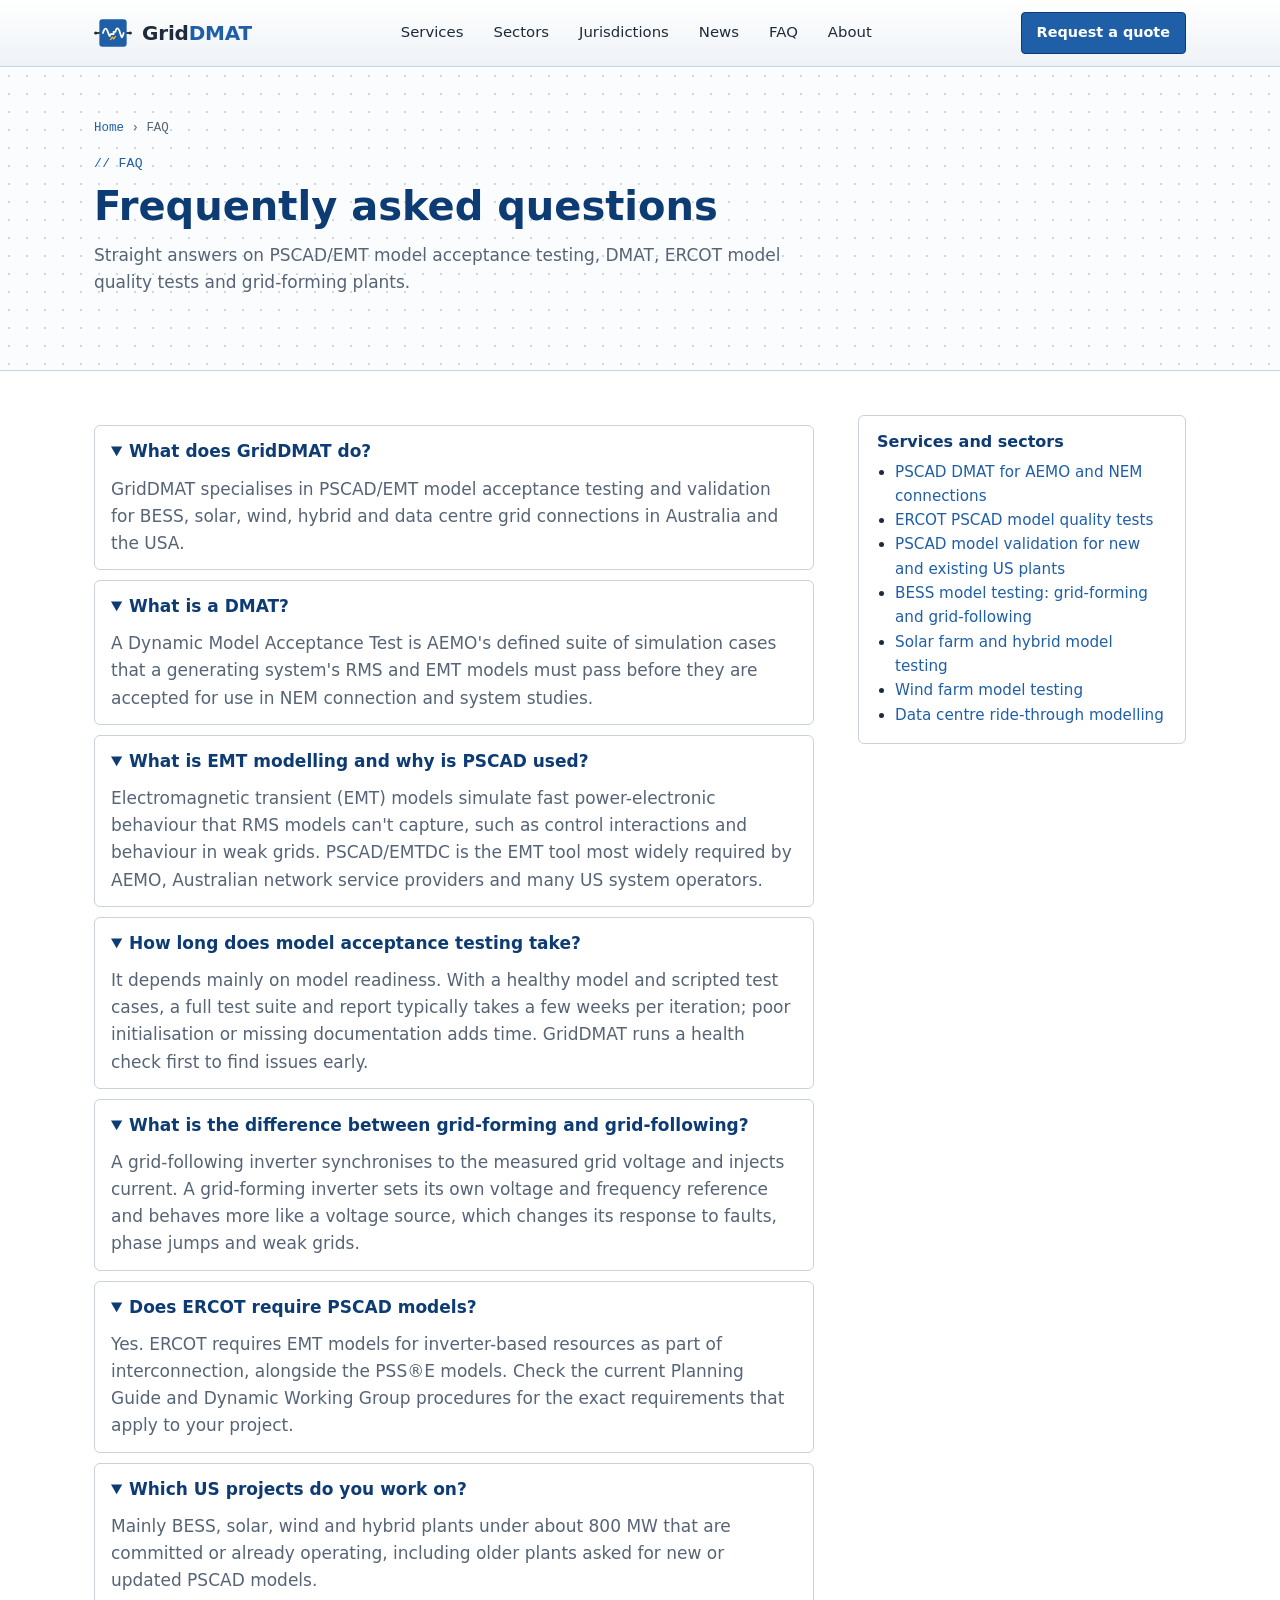
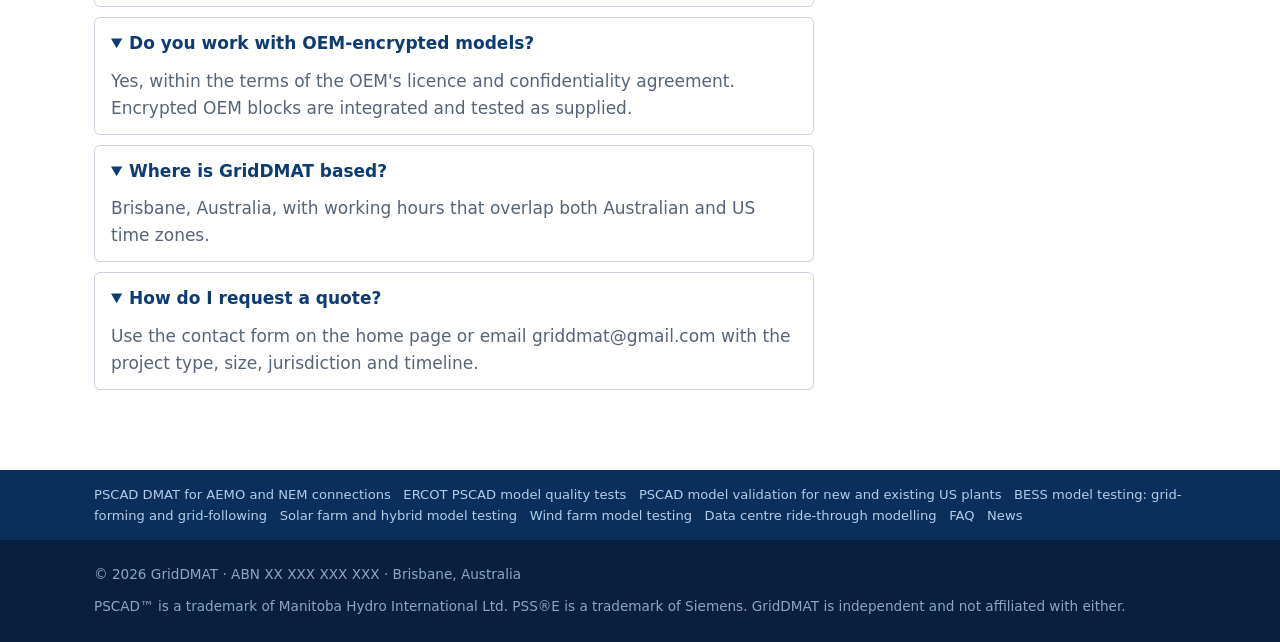
<file: faq.html>
<!DOCTYPE html>
<html lang="en-AU">
<head>
<meta charset="utf-8">
<meta name="viewport" content="width=device-width,initial-scale=1">
<title>PSCAD, DMAT and EMT model testing FAQ | GridDMAT</title>
<meta name="description" content="Answers on PSCAD/EMT model acceptance testing, AEMO DMAT, ERCOT model quality tests, grid-forming vs grid-following, and how GridDMAT works.">
<link rel="canonical" href="https://griddmat-commits.github.io/faq.html">
<meta property="og:title" content="PSCAD, DMAT and EMT model testing FAQ | GridDMAT">
<meta property="og:description" content="Answers on PSCAD/EMT model acceptance testing, AEMO DMAT, ERCOT model quality tests, grid-forming vs grid-following, and how GridDMAT works.">
<meta property="og:type" content="website">
<meta property="og:url" content="https://griddmat-commits.github.io/faq.html">
<link rel="icon" href="assets/logo.svg" type="image/svg+xml">
<link rel="alternate" type="application/rss+xml" title="GridDMAT news" href="news.xml">
<link rel="stylesheet" href="styles.css?v=6d6070ba">
<script type="application/ld+json">
{
 "@context": "https://schema.org",
 "@graph": [
  {
   "@type": "ProfessionalService",
   "@id": "https://griddmat-commits.github.io/#org",
   "name": "GridDMAT",
   "url": "https://griddmat-commits.github.io/",
   "email": "griddmat@gmail.com",
   "areaServed": [
    "Australia",
    "United States"
   ],
   "address": {
    "@type": "PostalAddress",
    "addressLocality": "Brisbane",
    "addressRegion": "QLD",
    "addressCountry": "AU"
   },
   "knowsAbout": [
    "PSCAD",
    "EMT modelling",
    "DMAT",
    "Dynamic Model Acceptance Test",
    "Model validation",
    "Battery energy storage systems",
    "Grid-forming inverters",
    "Solar farms",
    "Wind farms",
    "Data centre grid connection",
    "AEMO",
    "ERCOT",
    "CAISO",
    "Fault ride-through"
   ],
   "description": "Independent consultancy specialising in PSCAD/EMT model acceptance testing and validation for BESS, solar, wind and data centre grid connections in Australia and the USA."
  },
  {
   "@type": "FAQPage",
   "mainEntity": [
    {
     "@type": "Question",
     "name": "What does GridDMAT do?",
     "acceptedAnswer": {
      "@type": "Answer",
      "text": "GridDMAT specialises in PSCAD/EMT model acceptance testing and validation for BESS, solar, wind, hybrid and data centre grid connections in Australia and the USA."
     }
    },
    {
     "@type": "Question",
     "name": "What is a DMAT?",
     "acceptedAnswer": {
      "@type": "Answer",
      "text": "A Dynamic Model Acceptance Test is AEMO's defined suite of simulation cases that a generating system's RMS and EMT models must pass before they are accepted for use in NEM connection and system studies."
     }
    },
    {
     "@type": "Question",
     "name": "What is EMT modelling and why is PSCAD used?",
     "acceptedAnswer": {
      "@type": "Answer",
      "text": "Electromagnetic transient (EMT) models simulate fast power-electronic behaviour that RMS models can't capture, such as control interactions and behaviour in weak grids. PSCAD/EMTDC is the EMT tool most widely required by AEMO, Australian network service providers and many US system operators."
     }
    },
    {
     "@type": "Question",
     "name": "How long does model acceptance testing take?",
     "acceptedAnswer": {
      "@type": "Answer",
      "text": "It depends mainly on model readiness. With a healthy model and scripted test cases, a full test suite and report typically takes a few weeks per iteration; poor initialisation or missing documentation adds time. GridDMAT runs a health check first to find issues early."
     }
    },
    {
     "@type": "Question",
     "name": "What is the difference between grid-forming and grid-following?",
     "acceptedAnswer": {
      "@type": "Answer",
      "text": "A grid-following inverter synchronises to the measured grid voltage and injects current. A grid-forming inverter sets its own voltage and frequency reference and behaves more like a voltage source, which changes its response to faults, phase jumps and weak grids."
     }
    },
    {
     "@type": "Question",
     "name": "Does ERCOT require PSCAD models?",
     "acceptedAnswer": {
      "@type": "Answer",
      "text": "Yes. ERCOT requires EMT models for inverter-based resources as part of interconnection, alongside the PSS®E models. Check the current Planning Guide and Dynamic Working Group procedures for the exact requirements that apply to your project."
     }
    },
    {
     "@type": "Question",
     "name": "Which US projects do you work on?",
     "acceptedAnswer": {
      "@type": "Answer",
      "text": "Mainly BESS, solar, wind and hybrid plants under about 800 MW that are committed or already operating, including older plants asked for new or updated PSCAD models."
     }
    },
    {
     "@type": "Question",
     "name": "Do you work with OEM-encrypted models?",
     "acceptedAnswer": {
      "@type": "Answer",
      "text": "Yes, within the terms of the OEM's licence and confidentiality agreement. Encrypted OEM blocks are integrated and tested as supplied."
     }
    },
    {
     "@type": "Question",
     "name": "Where is GridDMAT based?",
     "acceptedAnswer": {
      "@type": "Answer",
      "text": "Brisbane, Australia, with working hours that overlap both Australian and US time zones."
     }
    },
    {
     "@type": "Question",
     "name": "How do I request a quote?",
     "acceptedAnswer": {
      "@type": "Answer",
      "text": "Use the contact form on the home page or email griddmat@gmail.com with the project type, size, jurisdiction and timeline."
     }
    }
   ]
  }
 ]
}
</script>
</head>
<body>
<header>
  <div class="wrap nav">
    <a class="brand" href="index.html"><img src="assets/logo.svg" alt="GridDMAT logo"><span>Grid<b>DMAT</b></span></a>
    <ul>
      <li><a href="index.html#services">Services</a></li>
      <li><a href="index.html#sectors">Sectors</a></li>
      <li><a href="index.html#jurisdictions">Jurisdictions</a></li>
      <li><a href="news.html">News</a></li>
      <li><a href="faq.html">FAQ</a></li>
      <li><a href="index.html#about">About</a></li>
    </ul>
    <a class="btn" href="index.html#contact">Request a quote</a>
  </div>
</header>
<section class="canvas page-hero"><div class="wrap"><nav class="crumbs"><a href="index.html">Home</a> › FAQ</nav>
<p class="eyebrow">FAQ</p><h1 class="page-h1">Frequently asked questions</h1>
<p class="lead">Straight answers on PSCAD/EMT model acceptance testing, DMAT, ERCOT model quality tests and grid-forming plants.</p></div></section>
<section class="page-body"><div class="wrap page-grid"><article class="prose"><details class="qa" open><summary>What does GridDMAT do?</summary><p>GridDMAT specialises in PSCAD/EMT model acceptance testing and validation for BESS, solar, wind, hybrid and data centre grid connections in Australia and the USA.</p></details><details class="qa" open><summary>What is a DMAT?</summary><p>A Dynamic Model Acceptance Test is AEMO&#x27;s defined suite of simulation cases that a generating system&#x27;s RMS and EMT models must pass before they are accepted for use in NEM connection and system studies.</p></details><details class="qa" open><summary>What is EMT modelling and why is PSCAD used?</summary><p>Electromagnetic transient (EMT) models simulate fast power-electronic behaviour that RMS models can&#x27;t capture, such as control interactions and behaviour in weak grids. PSCAD/EMTDC is the EMT tool most widely required by AEMO, Australian network service providers and many US system operators.</p></details><details class="qa" open><summary>How long does model acceptance testing take?</summary><p>It depends mainly on model readiness. With a healthy model and scripted test cases, a full test suite and report typically takes a few weeks per iteration; poor initialisation or missing documentation adds time. GridDMAT runs a health check first to find issues early.</p></details><details class="qa" open><summary>What is the difference between grid-forming and grid-following?</summary><p>A grid-following inverter synchronises to the measured grid voltage and injects current. A grid-forming inverter sets its own voltage and frequency reference and behaves more like a voltage source, which changes its response to faults, phase jumps and weak grids.</p></details><details class="qa" open><summary>Does ERCOT require PSCAD models?</summary><p>Yes. ERCOT requires EMT models for inverter-based resources as part of interconnection, alongside the PSS®E models. Check the current Planning Guide and Dynamic Working Group procedures for the exact requirements that apply to your project.</p></details><details class="qa" open><summary>Which US projects do you work on?</summary><p>Mainly BESS, solar, wind and hybrid plants under about 800 MW that are committed or already operating, including older plants asked for new or updated PSCAD models.</p></details><details class="qa" open><summary>Do you work with OEM-encrypted models?</summary><p>Yes, within the terms of the OEM&#x27;s licence and confidentiality agreement. Encrypted OEM blocks are integrated and tested as supplied.</p></details><details class="qa" open><summary>Where is GridDMAT based?</summary><p>Brisbane, Australia, with working hours that overlap both Australian and US time zones.</p></details><details class="qa" open><summary>How do I request a quote?</summary><p>Use the contact form on the home page or email griddmat@gmail.com with the project type, size, jurisdiction and timeline.</p></details></article>
<aside class="side"><div class="card"><h3>Services and sectors</h3><ul><li><a href="pscad-dmat-aemo.html">PSCAD DMAT for AEMO and NEM connections</a></li><li><a href="ercot-model-quality-tests.html">ERCOT PSCAD model quality tests</a></li><li><a href="us-pscad-model-validation.html">PSCAD model validation for new and existing US plants</a></li><li><a href="bess-model-testing.html">BESS model testing: grid-forming and grid-following</a></li><li><a href="solar-farm-model-testing.html">Solar farm and hybrid model testing</a></li><li><a href="wind-farm-model-testing.html">Wind farm model testing</a></li><li><a href="data-centre-ride-through-modelling.html">Data centre ride-through modelling</a></li></ul></div></aside></div></section>
<div class="sitelinks"><div class="wrap"><a href="pscad-dmat-aemo.html">PSCAD DMAT for AEMO and NEM connections</a> · <a href="ercot-model-quality-tests.html">ERCOT PSCAD model quality tests</a> · <a href="us-pscad-model-validation.html">PSCAD model validation for new and existing US plants</a> · <a href="bess-model-testing.html">BESS model testing: grid-forming and grid-following</a> · <a href="solar-farm-model-testing.html">Solar farm and hybrid model testing</a> · <a href="wind-farm-model-testing.html">Wind farm model testing</a> · <a href="data-centre-ride-through-modelling.html">Data centre ride-through modelling</a> · <a href="faq.html">FAQ</a> · <a href="news.html">News</a></div></div>
<footer>
  <div class="wrap">
    <span>© <span id="y"></span> GridDMAT · ABN XX XXX XXX XXX · Brisbane, Australia</span>
    <span>PSCAD™ is a trademark of Manitoba Hydro International Ltd. PSS®E is a trademark of Siemens. GridDMAT is independent and not affiliated with either.</span>
  </div>
</footer>
<script>document.getElementById('y')&&(document.getElementById('y').textContent=new Date().getFullYear())</script>
</body>
</html>
</file>
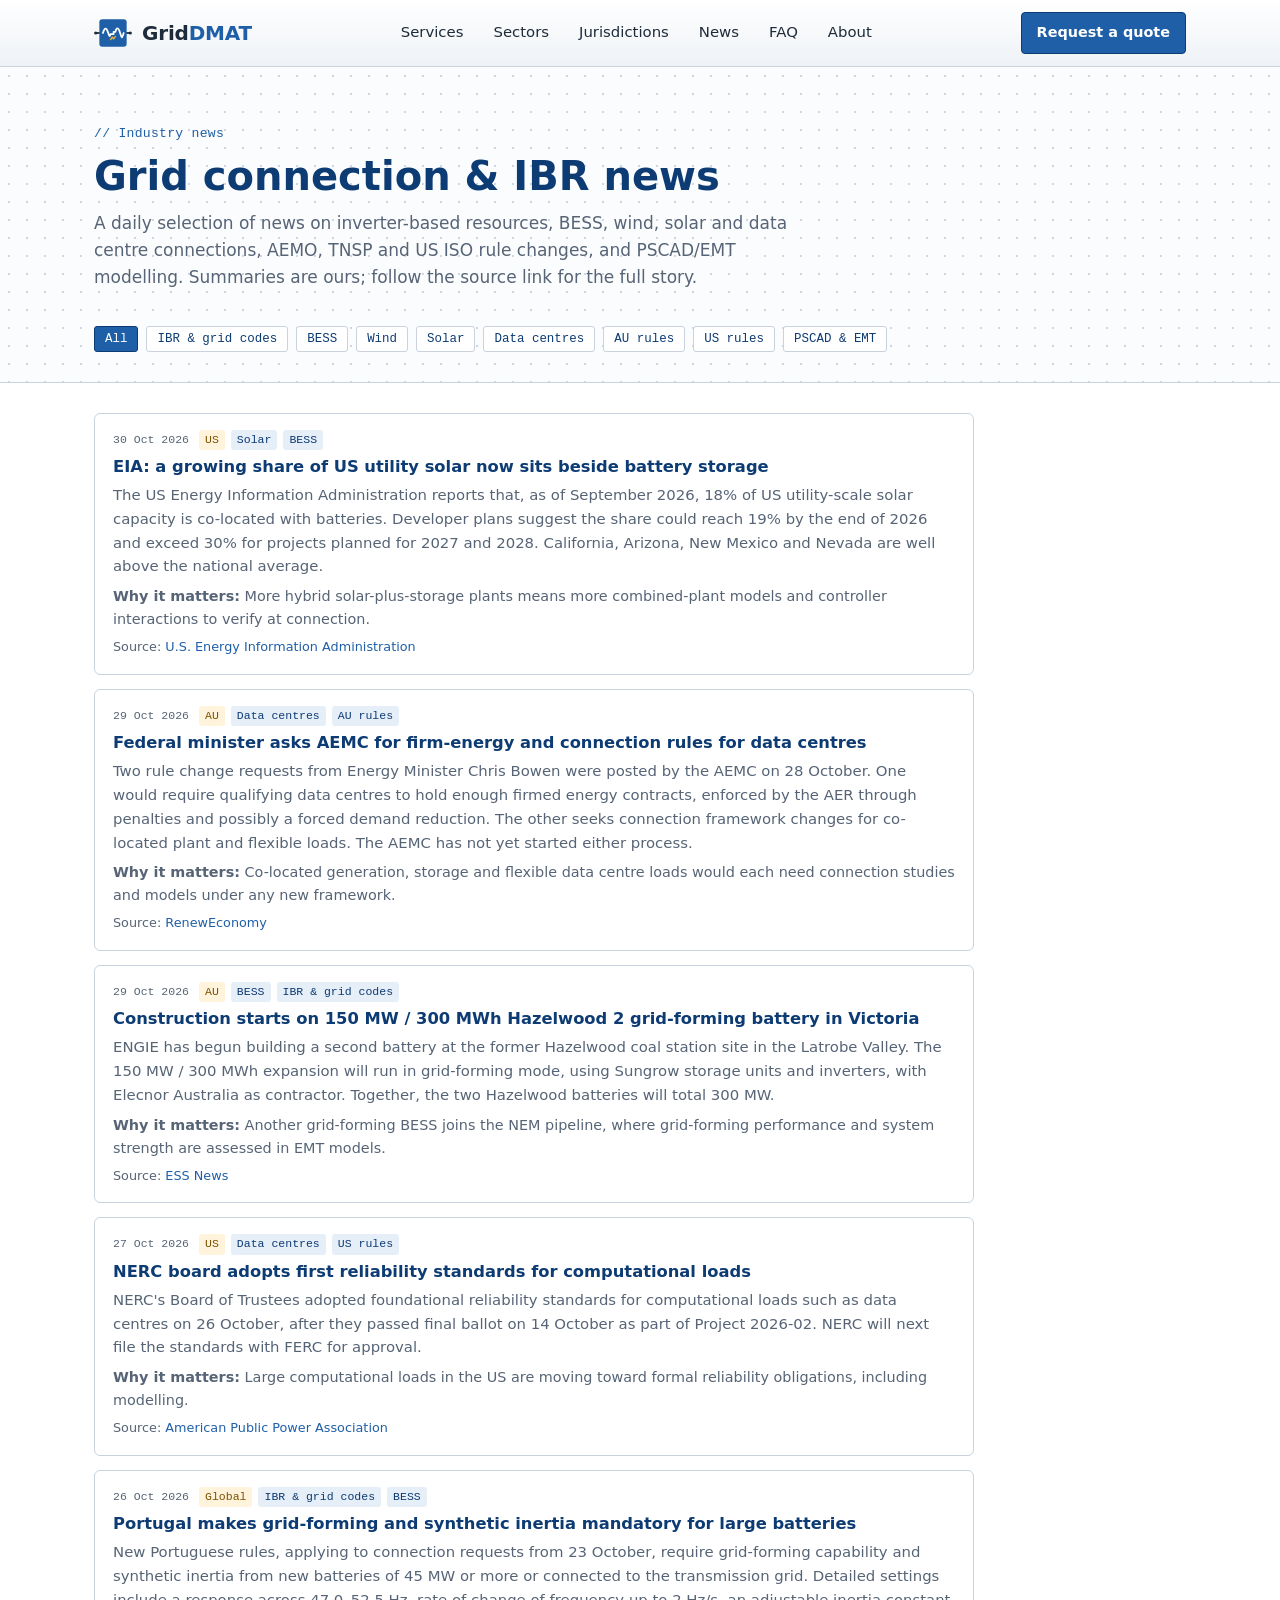
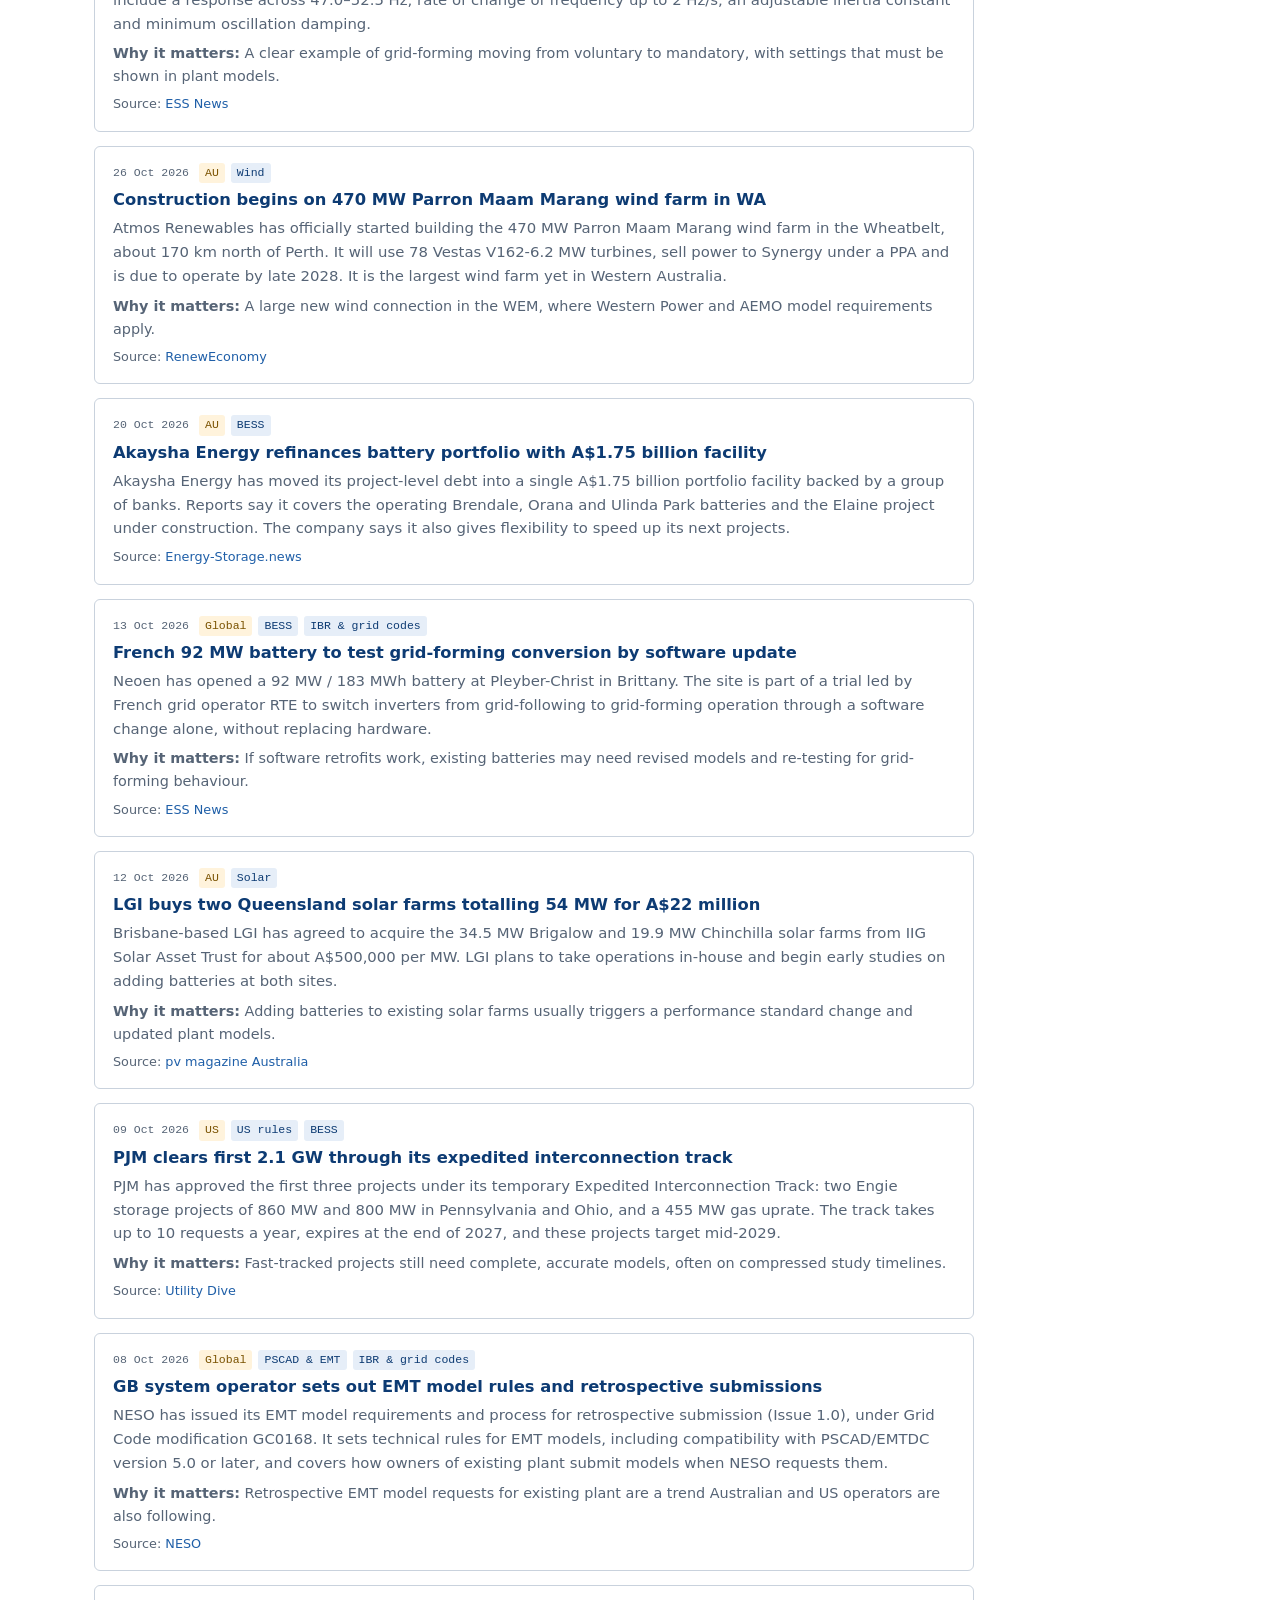
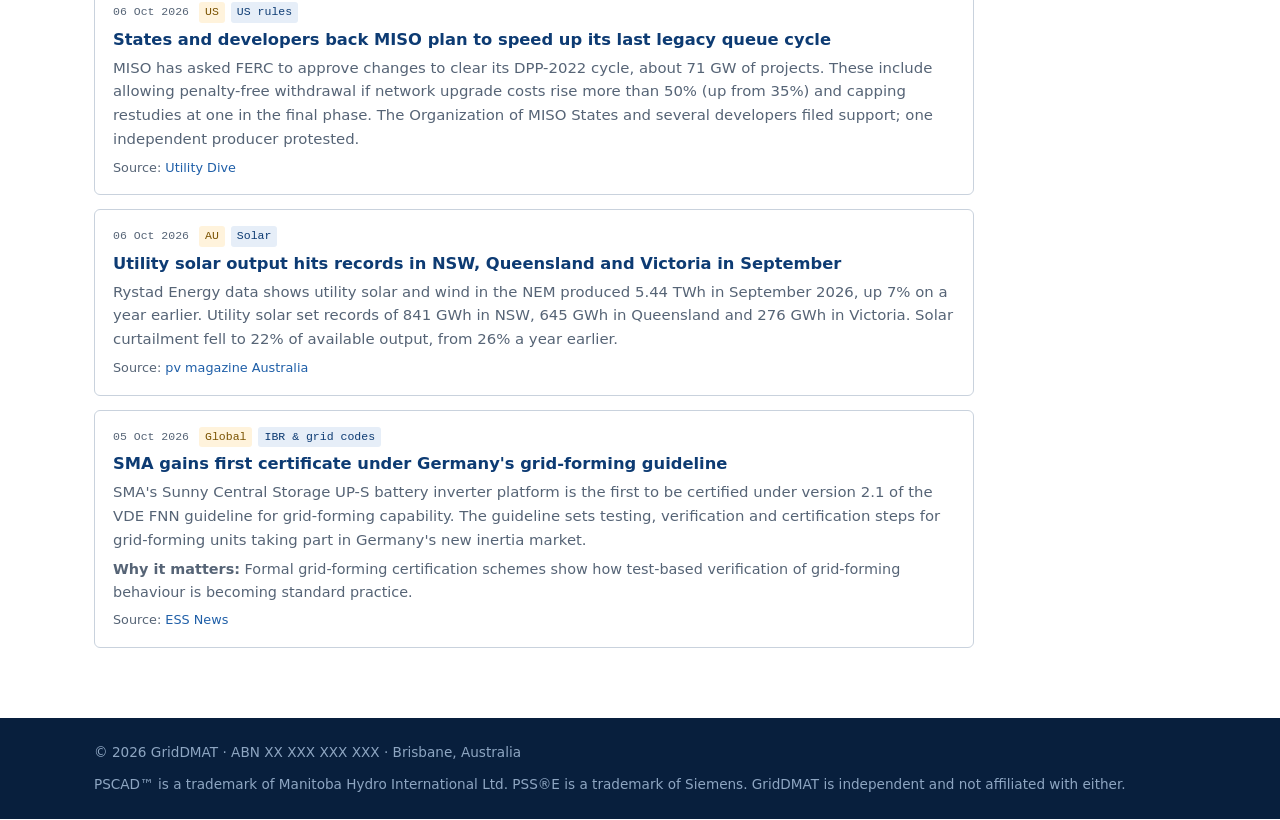
<file: news.html>
<!DOCTYPE html>
<html lang="en-AU">
<head>
<meta charset="utf-8">
<meta name="viewport" content="width=device-width,initial-scale=1">
<title>Grid connection &amp; IBR news | GridDMAT</title>
<meta name="description" content="Daily curated news on inverter-based resources, BESS, wind, solar, data centre connections, AEMO/TNSP and US ISO rule changes, PSCAD and EMT modelling.">
<link rel="canonical" href="https://griddmat-commits.github.io/news.html">
<link rel="icon" href="assets/logo.svg" type="image/svg+xml">
<link rel="alternate" type="application/rss+xml" title="GridDMAT news" href="news.xml">
<link rel="stylesheet" href="styles.css?v=6d6070ba">
<script type="application/ld+json">{"@context": "https://schema.org", "@type": "CollectionPage", "name": "Grid connection & IBR news", "url": "https://griddmat-commits.github.io/news.html", "publisher": {"@type": "ProfessionalService", "name": "GridDMAT", "url": "https://griddmat-commits.github.io/"}, "mainEntity": {"@type": "ItemList", "itemListElement": [{"@type": "ListItem", "position": 1, "url": "https://www.eia.gov/todayinenergy/detail.php?id=68384", "name": "EIA: a growing share of US utility solar now sits beside battery storage"}, {"@type": "ListItem", "position": 2, "url": "https://reneweconomy.com.au/data-centres-without-sufficient-firm-power-could-be-switched-off-under-bowen-rule-change-proposal/", "name": "Federal minister asks AEMC for firm-energy and connection rules for data centres"}, {"@type": "ListItem", "position": 3, "url": "https://www.ess-news.com/2026/10/29/construction-begins-on-300-mwh-hazelwood-2-grid-forming-battery-in-australia/", "name": "Construction starts on 150 MW / 300 MWh Hazelwood 2 grid-forming battery in Victoria"}, {"@type": "ListItem", "position": 4, "url": "https://www.publicpower.org/periodical/article/board-trustees-nerc-adopts-foundational-computational-load-reliability-standards", "name": "NERC board adopts first reliability standards for computational loads"}, {"@type": "ListItem", "position": 5, "url": "https://www.ess-news.com/2026/10/26/portugal-makes-grid-forming-mandatory-for-large-battery-storage-plants/", "name": "Portugal makes grid-forming and synthetic inertia mandatory for large batteries"}, {"@type": "ListItem", "position": 6, "url": "https://reneweconomy.com.au/construction-officially-starts-on-biggest-wind-farm-in-australia-for-two-years-and-largest-in-state/", "name": "Construction begins on 470 MW Parron Maam Marang wind farm in WA"}, {"@type": "ListItem", "position": 7, "url": "https://www.energy-storage.news/akaysha-energy-secures-au1-75-billion-portfolio-financing-for-australian-bess-expansion/", "name": "Akaysha Energy refinances battery portfolio with A$1.75 billion facility"}, {"@type": "ListItem", "position": 8, "url": "https://www.ess-news.com/2026/10/13/neoen-commissions-92-mw-183-mwh-battery-with-grid-forming-retrofit-in-france/", "name": "French 92 MW battery to test grid-forming conversion by software update"}, {"@type": "ListItem", "position": 9, "url": "https://www.pv-magazine-australia.com/2026/10/12/queensland-solar-farms-change-hands-in-22-million-deal/", "name": "LGI buys two Queensland solar farms totalling 54 MW for A$22 million"}, {"@type": "ListItem", "position": 10, "url": "https://www.utilitydive.com/news/engie-ls-power-pjm-expedited-interconnection-eit/832613/", "name": "PJM clears first 2.1 GW through its expedited interconnection track"}, {"@type": "ListItem", "position": 11, "url": "https://www.neso.energy/document/388531/download", "name": "GB system operator sets out EMT model rules and retrospective submissions"}, {"@type": "ListItem", "position": 12, "url": "https://www.utilitydive.com/news/miso-accelerated-interconnection-queue-ferc/832246/", "name": "States and developers back MISO plan to speed up its last legacy queue cycle"}, {"@type": "ListItem", "position": 13, "url": "https://www.pv-magazine-australia.com/2026/10/06/utility-solar-generation-reaches-record-highs-in-nem/", "name": "Utility solar output hits records in NSW, Queensland and Victoria in September"}, {"@type": "ListItem", "position": 14, "url": "https://www.ess-news.com/2026/10/05/sma-secures-first-german-certification-for-grid-forming-bess/", "name": "SMA gains first certificate under Germany's grid-forming guideline"}]}}</script>
</head>
<body>
<header>
  <div class="wrap nav">
    <a class="brand" href="index.html"><img src="assets/logo.svg" alt=""><span>Grid<b>DMAT</b></span></a>
    <ul>
      <li><a href="index.html#services">Services</a></li>
      <li><a href="index.html#sectors">Sectors</a></li>
      <li><a href="index.html#jurisdictions">Jurisdictions</a></li>
      <li><a href="news.html">News</a></li>
      <li><a href="faq.html">FAQ</a></li>
      <li><a href="index.html#about">About</a></li>
    </ul>
    <a class="btn" href="index.html#contact">Request a quote</a>
  </div>
</header>
<section class="canvas news-hero">
  <div class="wrap">
    <p class="eyebrow">Industry news</p>
    <h1 class="news-h1">Grid connection &amp; IBR news</h1>
    <p class="lead">A daily selection of news on inverter-based resources, BESS, wind, solar and data centre connections, AEMO, TNSP and US ISO rule changes, and PSCAD/EMT modelling. Summaries are ours; follow the source link for the full story.</p>
    <div class="nfilters"><button class="nf on" data-f="all">All</button><button class="nf" data-f="IBR &amp; grid codes">IBR &amp; grid codes</button><button class="nf" data-f="BESS">BESS</button><button class="nf" data-f="Wind">Wind</button><button class="nf" data-f="Solar">Solar</button><button class="nf" data-f="Data centres">Data centres</button><button class="nf" data-f="AU rules">AU rules</button><button class="nf" data-f="US rules">US rules</button><button class="nf" data-f="PSCAD &amp; EMT">PSCAD &amp; EMT</button></div>
  </div>
</section>
<section class="news-list">
  <div class="wrap" id="news">
<article class="news-item" data-cats="Solar|BESS">
  <div class="nmeta"><time datetime="2026-10-30">30 Oct 2026</time>
    <span class="nreg">US</span><span class="ncat">Solar</span><span class="ncat">BESS</span></div>
  <h3><a href="https://www.eia.gov/todayinenergy/detail.php?id=68384" target="_blank" rel="noopener">EIA: a growing share of US utility solar now sits beside battery storage</a></h3>
  <p>The US Energy Information Administration reports that, as of September 2026, 18% of US utility-scale solar capacity is co-located with batteries. Developer plans suggest the share could reach 19% by the end of 2026 and exceed 30% for projects planned for 2027 and 2028. California, Arizona, New Mexico and Nevada are well above the national average.</p><p class="nwhy"><b>Why it matters:</b> More hybrid solar-plus-storage plants means more combined-plant models and controller interactions to verify at connection.</p>
  <p class="nsrc">Source: <a href="https://www.eia.gov/todayinenergy/detail.php?id=68384" target="_blank" rel="noopener">U.S. Energy Information Administration</a></p>
</article>
<article class="news-item" data-cats="Data centres|AU rules">
  <div class="nmeta"><time datetime="2026-10-29">29 Oct 2026</time>
    <span class="nreg">AU</span><span class="ncat">Data centres</span><span class="ncat">AU rules</span></div>
  <h3><a href="https://reneweconomy.com.au/data-centres-without-sufficient-firm-power-could-be-switched-off-under-bowen-rule-change-proposal/" target="_blank" rel="noopener">Federal minister asks AEMC for firm-energy and connection rules for data centres</a></h3>
  <p>Two rule change requests from Energy Minister Chris Bowen were posted by the AEMC on 28 October. One would require qualifying data centres to hold enough firmed energy contracts, enforced by the AER through penalties and possibly a forced demand reduction. The other seeks connection framework changes for co-located plant and flexible loads. The AEMC has not yet started either process.</p><p class="nwhy"><b>Why it matters:</b> Co-located generation, storage and flexible data centre loads would each need connection studies and models under any new framework.</p>
  <p class="nsrc">Source: <a href="https://reneweconomy.com.au/data-centres-without-sufficient-firm-power-could-be-switched-off-under-bowen-rule-change-proposal/" target="_blank" rel="noopener">RenewEconomy</a></p>
</article>
<article class="news-item" data-cats="BESS|IBR &amp; grid codes">
  <div class="nmeta"><time datetime="2026-10-29">29 Oct 2026</time>
    <span class="nreg">AU</span><span class="ncat">BESS</span><span class="ncat">IBR &amp; grid codes</span></div>
  <h3><a href="https://www.ess-news.com/2026/10/29/construction-begins-on-300-mwh-hazelwood-2-grid-forming-battery-in-australia/" target="_blank" rel="noopener">Construction starts on 150 MW / 300 MWh Hazelwood 2 grid-forming battery in Victoria</a></h3>
  <p>ENGIE has begun building a second battery at the former Hazelwood coal station site in the Latrobe Valley. The 150 MW / 300 MWh expansion will run in grid-forming mode, using Sungrow storage units and inverters, with Elecnor Australia as contractor. Together, the two Hazelwood batteries will total 300 MW.</p><p class="nwhy"><b>Why it matters:</b> Another grid-forming BESS joins the NEM pipeline, where grid-forming performance and system strength are assessed in EMT models.</p>
  <p class="nsrc">Source: <a href="https://www.ess-news.com/2026/10/29/construction-begins-on-300-mwh-hazelwood-2-grid-forming-battery-in-australia/" target="_blank" rel="noopener">ESS News</a></p>
</article>
<article class="news-item" data-cats="Data centres|US rules">
  <div class="nmeta"><time datetime="2026-10-27">27 Oct 2026</time>
    <span class="nreg">US</span><span class="ncat">Data centres</span><span class="ncat">US rules</span></div>
  <h3><a href="https://www.publicpower.org/periodical/article/board-trustees-nerc-adopts-foundational-computational-load-reliability-standards" target="_blank" rel="noopener">NERC board adopts first reliability standards for computational loads</a></h3>
  <p>NERC&#x27;s Board of Trustees adopted foundational reliability standards for computational loads such as data centres on 26 October, after they passed final ballot on 14 October as part of Project 2026-02. NERC will next file the standards with FERC for approval.</p><p class="nwhy"><b>Why it matters:</b> Large computational loads in the US are moving toward formal reliability obligations, including modelling.</p>
  <p class="nsrc">Source: <a href="https://www.publicpower.org/periodical/article/board-trustees-nerc-adopts-foundational-computational-load-reliability-standards" target="_blank" rel="noopener">American Public Power Association</a></p>
</article>
<article class="news-item" data-cats="IBR &amp; grid codes|BESS">
  <div class="nmeta"><time datetime="2026-10-26">26 Oct 2026</time>
    <span class="nreg">Global</span><span class="ncat">IBR &amp; grid codes</span><span class="ncat">BESS</span></div>
  <h3><a href="https://www.ess-news.com/2026/10/26/portugal-makes-grid-forming-mandatory-for-large-battery-storage-plants/" target="_blank" rel="noopener">Portugal makes grid-forming and synthetic inertia mandatory for large batteries</a></h3>
  <p>New Portuguese rules, applying to connection requests from 23 October, require grid-forming capability and synthetic inertia from new batteries of 45 MW or more or connected to the transmission grid. Detailed settings include a response across 47.0–52.5 Hz, rate of change of frequency up to 2 Hz/s, an adjustable inertia constant and minimum oscillation damping.</p><p class="nwhy"><b>Why it matters:</b> A clear example of grid-forming moving from voluntary to mandatory, with settings that must be shown in plant models.</p>
  <p class="nsrc">Source: <a href="https://www.ess-news.com/2026/10/26/portugal-makes-grid-forming-mandatory-for-large-battery-storage-plants/" target="_blank" rel="noopener">ESS News</a></p>
</article>
<article class="news-item" data-cats="Wind">
  <div class="nmeta"><time datetime="2026-10-26">26 Oct 2026</time>
    <span class="nreg">AU</span><span class="ncat">Wind</span></div>
  <h3><a href="https://reneweconomy.com.au/construction-officially-starts-on-biggest-wind-farm-in-australia-for-two-years-and-largest-in-state/" target="_blank" rel="noopener">Construction begins on 470 MW Parron Maam Marang wind farm in WA</a></h3>
  <p>Atmos Renewables has officially started building the 470 MW Parron Maam Marang wind farm in the Wheatbelt, about 170 km north of Perth. It will use 78 Vestas V162-6.2 MW turbines, sell power to Synergy under a PPA and is due to operate by late 2028. It is the largest wind farm yet in Western Australia.</p><p class="nwhy"><b>Why it matters:</b> A large new wind connection in the WEM, where Western Power and AEMO model requirements apply.</p>
  <p class="nsrc">Source: <a href="https://reneweconomy.com.au/construction-officially-starts-on-biggest-wind-farm-in-australia-for-two-years-and-largest-in-state/" target="_blank" rel="noopener">RenewEconomy</a></p>
</article>
<article class="news-item" data-cats="BESS">
  <div class="nmeta"><time datetime="2026-10-20">20 Oct 2026</time>
    <span class="nreg">AU</span><span class="ncat">BESS</span></div>
  <h3><a href="https://www.energy-storage.news/akaysha-energy-secures-au1-75-billion-portfolio-financing-for-australian-bess-expansion/" target="_blank" rel="noopener">Akaysha Energy refinances battery portfolio with A$1.75 billion facility</a></h3>
  <p>Akaysha Energy has moved its project-level debt into a single A$1.75 billion portfolio facility backed by a group of banks. Reports say it covers the operating Brendale, Orana and Ulinda Park batteries and the Elaine project under construction. The company says it also gives flexibility to speed up its next projects.</p>
  <p class="nsrc">Source: <a href="https://www.energy-storage.news/akaysha-energy-secures-au1-75-billion-portfolio-financing-for-australian-bess-expansion/" target="_blank" rel="noopener">Energy-Storage.news</a></p>
</article>
<article class="news-item" data-cats="BESS|IBR &amp; grid codes">
  <div class="nmeta"><time datetime="2026-10-13">13 Oct 2026</time>
    <span class="nreg">Global</span><span class="ncat">BESS</span><span class="ncat">IBR &amp; grid codes</span></div>
  <h3><a href="https://www.ess-news.com/2026/10/13/neoen-commissions-92-mw-183-mwh-battery-with-grid-forming-retrofit-in-france/" target="_blank" rel="noopener">French 92 MW battery to test grid-forming conversion by software update</a></h3>
  <p>Neoen has opened a 92 MW / 183 MWh battery at Pleyber-Christ in Brittany. The site is part of a trial led by French grid operator RTE to switch inverters from grid-following to grid-forming operation through a software change alone, without replacing hardware.</p><p class="nwhy"><b>Why it matters:</b> If software retrofits work, existing batteries may need revised models and re-testing for grid-forming behaviour.</p>
  <p class="nsrc">Source: <a href="https://www.ess-news.com/2026/10/13/neoen-commissions-92-mw-183-mwh-battery-with-grid-forming-retrofit-in-france/" target="_blank" rel="noopener">ESS News</a></p>
</article>
<article class="news-item" data-cats="Solar">
  <div class="nmeta"><time datetime="2026-10-12">12 Oct 2026</time>
    <span class="nreg">AU</span><span class="ncat">Solar</span></div>
  <h3><a href="https://www.pv-magazine-australia.com/2026/10/12/queensland-solar-farms-change-hands-in-22-million-deal/" target="_blank" rel="noopener">LGI buys two Queensland solar farms totalling 54 MW for A$22 million</a></h3>
  <p>Brisbane-based LGI has agreed to acquire the 34.5 MW Brigalow and 19.9 MW Chinchilla solar farms from IIG Solar Asset Trust for about A$500,000 per MW. LGI plans to take operations in-house and begin early studies on adding batteries at both sites.</p><p class="nwhy"><b>Why it matters:</b> Adding batteries to existing solar farms usually triggers a performance standard change and updated plant models.</p>
  <p class="nsrc">Source: <a href="https://www.pv-magazine-australia.com/2026/10/12/queensland-solar-farms-change-hands-in-22-million-deal/" target="_blank" rel="noopener">pv magazine Australia</a></p>
</article>
<article class="news-item" data-cats="US rules|BESS">
  <div class="nmeta"><time datetime="2026-10-09">09 Oct 2026</time>
    <span class="nreg">US</span><span class="ncat">US rules</span><span class="ncat">BESS</span></div>
  <h3><a href="https://www.utilitydive.com/news/engie-ls-power-pjm-expedited-interconnection-eit/832613/" target="_blank" rel="noopener">PJM clears first 2.1 GW through its expedited interconnection track</a></h3>
  <p>PJM has approved the first three projects under its temporary Expedited Interconnection Track: two Engie storage projects of 860 MW and 800 MW in Pennsylvania and Ohio, and a 455 MW gas uprate. The track takes up to 10 requests a year, expires at the end of 2027, and these projects target mid-2029.</p><p class="nwhy"><b>Why it matters:</b> Fast-tracked projects still need complete, accurate models, often on compressed study timelines.</p>
  <p class="nsrc">Source: <a href="https://www.utilitydive.com/news/engie-ls-power-pjm-expedited-interconnection-eit/832613/" target="_blank" rel="noopener">Utility Dive</a></p>
</article>
<article class="news-item" data-cats="PSCAD &amp; EMT|IBR &amp; grid codes">
  <div class="nmeta"><time datetime="2026-10-08">08 Oct 2026</time>
    <span class="nreg">Global</span><span class="ncat">PSCAD &amp; EMT</span><span class="ncat">IBR &amp; grid codes</span></div>
  <h3><a href="https://www.neso.energy/document/388531/download" target="_blank" rel="noopener">GB system operator sets out EMT model rules and retrospective submissions</a></h3>
  <p>NESO has issued its EMT model requirements and process for retrospective submission (Issue 1.0), under Grid Code modification GC0168. It sets technical rules for EMT models, including compatibility with PSCAD/EMTDC version 5.0 or later, and covers how owners of existing plant submit models when NESO requests them.</p><p class="nwhy"><b>Why it matters:</b> Retrospective EMT model requests for existing plant are a trend Australian and US operators are also following.</p>
  <p class="nsrc">Source: <a href="https://www.neso.energy/document/388531/download" target="_blank" rel="noopener">NESO</a></p>
</article>
<article class="news-item" data-cats="US rules">
  <div class="nmeta"><time datetime="2026-10-06">06 Oct 2026</time>
    <span class="nreg">US</span><span class="ncat">US rules</span></div>
  <h3><a href="https://www.utilitydive.com/news/miso-accelerated-interconnection-queue-ferc/832246/" target="_blank" rel="noopener">States and developers back MISO plan to speed up its last legacy queue cycle</a></h3>
  <p>MISO has asked FERC to approve changes to clear its DPP-2022 cycle, about 71 GW of projects. These include allowing penalty-free withdrawal if network upgrade costs rise more than 50% (up from 35%) and capping restudies at one in the final phase. The Organization of MISO States and several developers filed support; one independent producer protested.</p>
  <p class="nsrc">Source: <a href="https://www.utilitydive.com/news/miso-accelerated-interconnection-queue-ferc/832246/" target="_blank" rel="noopener">Utility Dive</a></p>
</article>
<article class="news-item" data-cats="Solar">
  <div class="nmeta"><time datetime="2026-10-06">06 Oct 2026</time>
    <span class="nreg">AU</span><span class="ncat">Solar</span></div>
  <h3><a href="https://www.pv-magazine-australia.com/2026/10/06/utility-solar-generation-reaches-record-highs-in-nem/" target="_blank" rel="noopener">Utility solar output hits records in NSW, Queensland and Victoria in September</a></h3>
  <p>Rystad Energy data shows utility solar and wind in the NEM produced 5.44 TWh in September 2026, up 7% on a year earlier. Utility solar set records of 841 GWh in NSW, 645 GWh in Queensland and 276 GWh in Victoria. Solar curtailment fell to 22% of available output, from 26% a year earlier.</p>
  <p class="nsrc">Source: <a href="https://www.pv-magazine-australia.com/2026/10/06/utility-solar-generation-reaches-record-highs-in-nem/" target="_blank" rel="noopener">pv magazine Australia</a></p>
</article>
<article class="news-item" data-cats="IBR &amp; grid codes">
  <div class="nmeta"><time datetime="2026-10-05">05 Oct 2026</time>
    <span class="nreg">Global</span><span class="ncat">IBR &amp; grid codes</span></div>
  <h3><a href="https://www.ess-news.com/2026/10/05/sma-secures-first-german-certification-for-grid-forming-bess/" target="_blank" rel="noopener">SMA gains first certificate under Germany&#x27;s grid-forming guideline</a></h3>
  <p>SMA&#x27;s Sunny Central Storage UP-S battery inverter platform is the first to be certified under version 2.1 of the VDE FNN guideline for grid-forming capability. The guideline sets testing, verification and certification steps for grid-forming units taking part in Germany&#x27;s new inertia market.</p><p class="nwhy"><b>Why it matters:</b> Formal grid-forming certification schemes show how test-based verification of grid-forming behaviour is becoming standard practice.</p>
  <p class="nsrc">Source: <a href="https://www.ess-news.com/2026/10/05/sma-secures-first-german-certification-for-grid-forming-bess/" target="_blank" rel="noopener">ESS News</a></p>
</article>
  </div>
</section>
<footer>
  <div class="wrap">
    <span>© <span id="y"></span> GridDMAT · ABN XX XXX XXX XXX · Brisbane, Australia</span>
    <span>PSCAD™ is a trademark of Manitoba Hydro International Ltd. PSS®E is a trademark of Siemens. GridDMAT is independent and not affiliated with either.</span>
  </div>
</footer>
<script>
document.getElementById('y')&&(document.getElementById('y').textContent=new Date().getFullYear());
document.querySelectorAll('.nf').forEach(b=>b.addEventListener('click',()=>{
  document.querySelectorAll('.nf').forEach(x=>x.classList.toggle('on',x===b));
  const f=b.dataset.f;
  document.querySelectorAll('.news-item').forEach(a=>{a.style.display=(f==='all'||a.dataset.cats.split('|').includes(f))?'':'none'});
}));
</script>
</body>
</html>
</file>
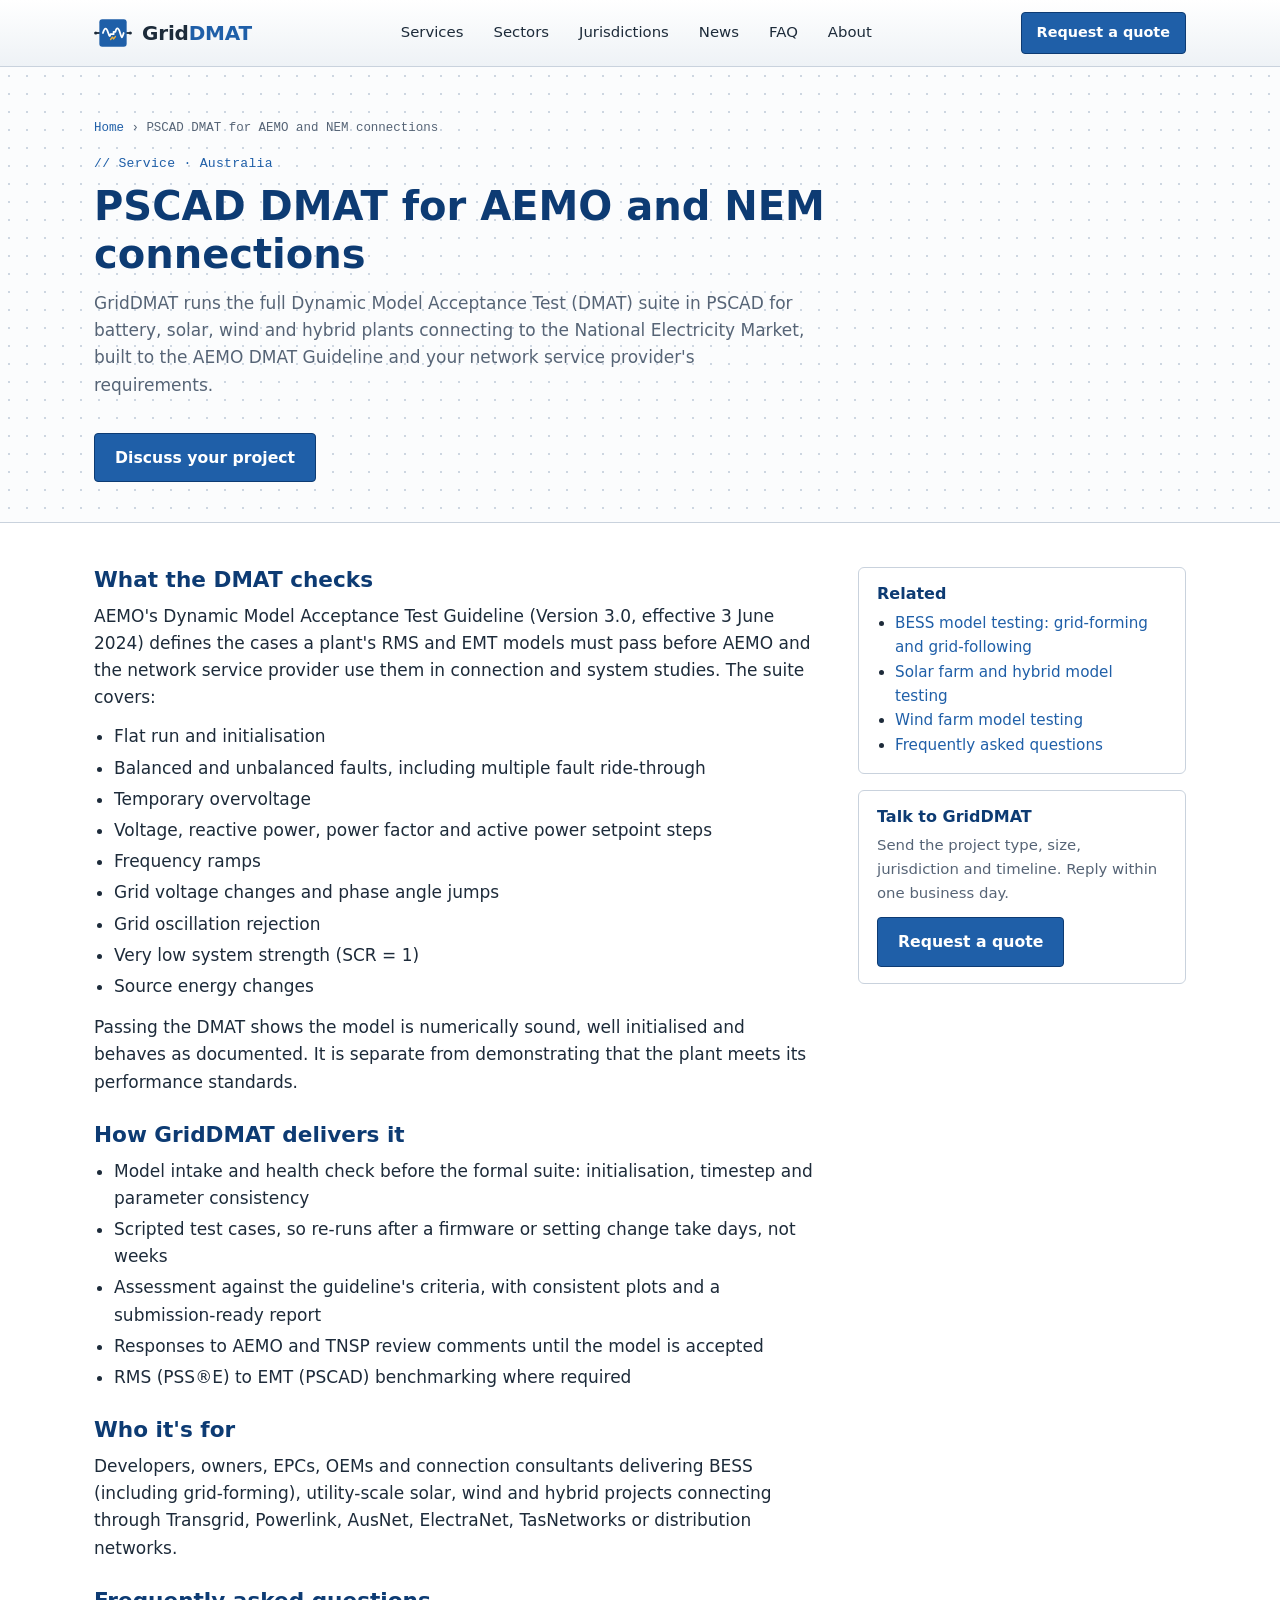
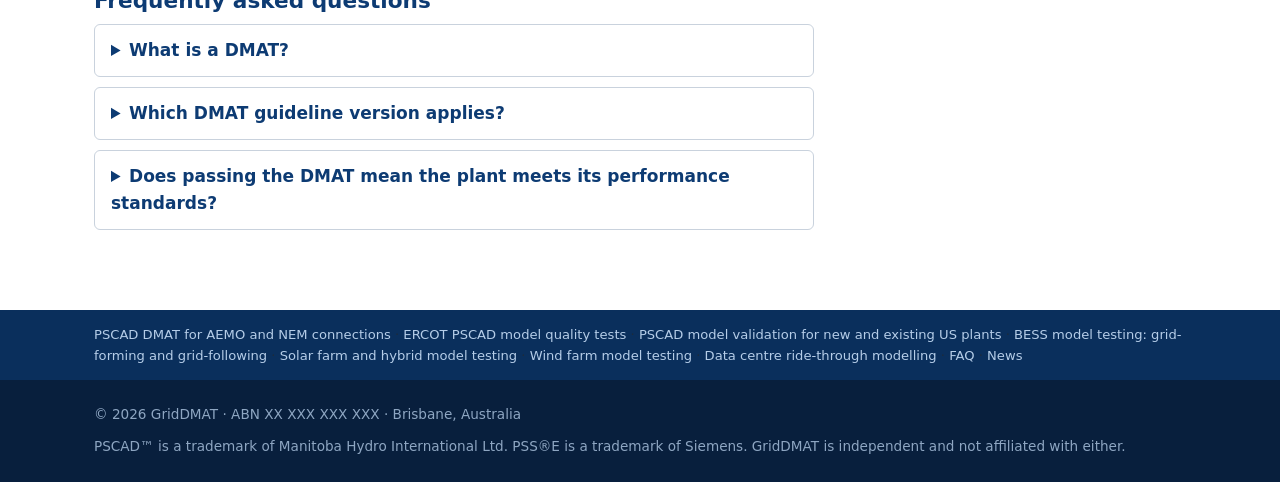
<file: pscad-dmat-aemo.html>
<!DOCTYPE html>
<html lang="en-AU">
<head>
<meta charset="utf-8">
<meta name="viewport" content="width=device-width,initial-scale=1">
<title>PSCAD DMAT for AEMO and NEM grid connections | GridDMAT</title>
<meta name="description" content="PSCAD Dynamic Model Acceptance Testing (DMAT) to the AEMO DMAT Guideline v3.0 and TNSP requirements for BESS, solar, wind and hybrid connections in the NEM.">
<link rel="canonical" href="https://griddmat-commits.github.io/pscad-dmat-aemo.html">
<meta property="og:title" content="PSCAD DMAT for AEMO and NEM grid connections | GridDMAT">
<meta property="og:description" content="PSCAD Dynamic Model Acceptance Testing (DMAT) to the AEMO DMAT Guideline v3.0 and TNSP requirements for BESS, solar, wind and hybrid connections in the NEM.">
<meta property="og:type" content="website">
<meta property="og:url" content="https://griddmat-commits.github.io/pscad-dmat-aemo.html">
<link rel="icon" href="assets/logo.svg" type="image/svg+xml">
<link rel="alternate" type="application/rss+xml" title="GridDMAT news" href="news.xml">
<link rel="stylesheet" href="styles.css?v=6d6070ba">
<script type="application/ld+json">
{
 "@context": "https://schema.org",
 "@graph": [
  {
   "@type": "ProfessionalService",
   "@id": "https://griddmat-commits.github.io/#org",
   "name": "GridDMAT",
   "url": "https://griddmat-commits.github.io/",
   "email": "griddmat@gmail.com",
   "areaServed": [
    "Australia",
    "United States"
   ],
   "address": {
    "@type": "PostalAddress",
    "addressLocality": "Brisbane",
    "addressRegion": "QLD",
    "addressCountry": "AU"
   },
   "knowsAbout": [
    "PSCAD",
    "EMT modelling",
    "DMAT",
    "Dynamic Model Acceptance Test",
    "Model validation",
    "Battery energy storage systems",
    "Grid-forming inverters",
    "Solar farms",
    "Wind farms",
    "Data centre grid connection",
    "AEMO",
    "ERCOT",
    "CAISO",
    "Fault ride-through"
   ],
   "description": "Independent consultancy specialising in PSCAD/EMT model acceptance testing and validation for BESS, solar, wind and data centre grid connections in Australia and the USA."
  },
  {
   "@type": "Service",
   "name": "PSCAD DMAT for AEMO and NEM connections",
   "serviceType": "PSCAD Dynamic Model Acceptance Testing",
   "description": "PSCAD Dynamic Model Acceptance Testing (DMAT) to the AEMO DMAT Guideline v3.0 and TNSP requirements for BESS, solar, wind and hybrid connections in the NEM.",
   "provider": {
    "@id": "https://griddmat-commits.github.io/#org"
   },
   "areaServed": [
    "Australia",
    "United States"
   ],
   "url": "https://griddmat-commits.github.io/pscad-dmat-aemo.html"
  },
  {
   "@type": "FAQPage",
   "mainEntity": [
    {
     "@type": "Question",
     "name": "What is a DMAT?",
     "acceptedAnswer": {
      "@type": "Answer",
      "text": "A Dynamic Model Acceptance Test is AEMO's defined suite of simulation cases that a generating system's RMS and EMT models must pass before they are accepted for use in NEM connection and system studies."
     }
    },
    {
     "@type": "Question",
     "name": "Which DMAT guideline version applies?",
     "acceptedAnswer": {
      "@type": "Answer",
      "text": "AEMO's DMAT Guideline Version 3.0, effective 3 June 2024, is the current version. Always confirm with AEMO and your network service provider which version and any NSP-specific additions apply to your application."
     }
    },
    {
     "@type": "Question",
     "name": "Does passing the DMAT mean the plant meets its performance standards?",
     "acceptedAnswer": {
      "@type": "Answer",
      "text": "No. The DMAT shows the model is credible and well behaved. Compliance with the negotiated performance standards is assessed separately."
     }
    }
   ]
  },
  {
   "@type": "BreadcrumbList",
   "itemListElement": [
    {
     "@type": "ListItem",
     "position": 1,
     "name": "Home",
     "item": "https://griddmat-commits.github.io/"
    },
    {
     "@type": "ListItem",
     "position": 2,
     "name": "PSCAD DMAT for AEMO and NEM connections",
     "item": "https://griddmat-commits.github.io/pscad-dmat-aemo.html"
    }
   ]
  }
 ]
}
</script>
</head>
<body>
<header>
  <div class="wrap nav">
    <a class="brand" href="index.html"><img src="assets/logo.svg" alt="GridDMAT logo"><span>Grid<b>DMAT</b></span></a>
    <ul>
      <li><a href="index.html#services">Services</a></li>
      <li><a href="index.html#sectors">Sectors</a></li>
      <li><a href="index.html#jurisdictions">Jurisdictions</a></li>
      <li><a href="news.html">News</a></li>
      <li><a href="faq.html">FAQ</a></li>
      <li><a href="index.html#about">About</a></li>
    </ul>
    <a class="btn" href="index.html#contact">Request a quote</a>
  </div>
</header>
<section class="canvas page-hero">
  <div class="wrap"><nav class="crumbs"><a href="index.html">Home</a> › PSCAD DMAT for AEMO and NEM connections</nav>
    <p class="eyebrow">Service · Australia</p><h1 class="page-h1">PSCAD DMAT for AEMO and NEM connections</h1><p class="lead">GridDMAT runs the full Dynamic Model Acceptance Test (DMAT) suite in PSCAD for battery, solar, wind and hybrid plants connecting to the National Electricity Market, built to the AEMO DMAT Guideline and your network service provider&#x27;s requirements.</p>
    <a class="btn" href="index.html#contact">Discuss your project</a></div>
</section>
<section class="page-body"><div class="wrap page-grid">
  <article class="prose"><h2>What the DMAT checks</h2><p>AEMO&#x27;s Dynamic Model Acceptance Test Guideline (Version 3.0, effective 3 June 2024) defines the cases a plant&#x27;s RMS and EMT models must pass before AEMO and the network service provider use them in connection and system studies. The suite covers:</p><ul><li>Flat run and initialisation</li><li>Balanced and unbalanced faults, including multiple fault ride-through</li><li>Temporary overvoltage</li><li>Voltage, reactive power, power factor and active power setpoint steps</li><li>Frequency ramps</li><li>Grid voltage changes and phase angle jumps</li><li>Grid oscillation rejection</li><li>Very low system strength (SCR = 1)</li><li>Source energy changes</li></ul><p>Passing the DMAT shows the model is numerically sound, well initialised and behaves as documented. It is separate from demonstrating that the plant meets its performance standards.</p><h2>How GridDMAT delivers it</h2><ul><li>Model intake and health check before the formal suite: initialisation, timestep and parameter consistency</li><li>Scripted test cases, so re-runs after a firmware or setting change take days, not weeks</li><li>Assessment against the guideline&#x27;s criteria, with consistent plots and a submission-ready report</li><li>Responses to AEMO and TNSP review comments until the model is accepted</li><li>RMS (PSS®E) to EMT (PSCAD) benchmarking where required</li></ul><h2>Who it&#x27;s for</h2><p>Developers, owners, EPCs, OEMs and connection consultants delivering BESS (including grid-forming), utility-scale solar, wind and hybrid projects connecting through Transgrid, Powerlink, AusNet, ElectraNet, TasNetworks or distribution networks.</p><h2>Frequently asked questions</h2><details class="qa"><summary>What is a DMAT?</summary><p>A Dynamic Model Acceptance Test is AEMO&#x27;s defined suite of simulation cases that a generating system&#x27;s RMS and EMT models must pass before they are accepted for use in NEM connection and system studies.</p></details><details class="qa"><summary>Which DMAT guideline version applies?</summary><p>AEMO&#x27;s DMAT Guideline Version 3.0, effective 3 June 2024, is the current version. Always confirm with AEMO and your network service provider which version and any NSP-specific additions apply to your application.</p></details><details class="qa"><summary>Does passing the DMAT mean the plant meets its performance standards?</summary><p>No. The DMAT shows the model is credible and well behaved. Compliance with the negotiated performance standards is assessed separately.</p></details></article>
  <aside class="side"><div class="card"><h3>Related</h3><ul><li><a href="bess-model-testing.html">BESS model testing: grid-forming and grid-following</a></li><li><a href="solar-farm-model-testing.html">Solar farm and hybrid model testing</a></li><li><a href="wind-farm-model-testing.html">Wind farm model testing</a></li><li><a href="faq.html">Frequently asked questions</a></li></ul></div>
    <div class="card"><h3>Talk to GridDMAT</h3><p>Send the project type, size, jurisdiction and timeline. Reply within one business day.</p>
    <a class="btn" href="index.html#contact">Request a quote</a></div></aside>
</div></section>
<div class="sitelinks"><div class="wrap"><a href="pscad-dmat-aemo.html">PSCAD DMAT for AEMO and NEM connections</a> · <a href="ercot-model-quality-tests.html">ERCOT PSCAD model quality tests</a> · <a href="us-pscad-model-validation.html">PSCAD model validation for new and existing US plants</a> · <a href="bess-model-testing.html">BESS model testing: grid-forming and grid-following</a> · <a href="solar-farm-model-testing.html">Solar farm and hybrid model testing</a> · <a href="wind-farm-model-testing.html">Wind farm model testing</a> · <a href="data-centre-ride-through-modelling.html">Data centre ride-through modelling</a> · <a href="faq.html">FAQ</a> · <a href="news.html">News</a></div></div>
<footer>
  <div class="wrap">
    <span>© <span id="y"></span> GridDMAT · ABN XX XXX XXX XXX · Brisbane, Australia</span>
    <span>PSCAD™ is a trademark of Manitoba Hydro International Ltd. PSS®E is a trademark of Siemens. GridDMAT is independent and not affiliated with either.</span>
  </div>
</footer>
<script>document.getElementById('y')&&(document.getElementById('y').textContent=new Date().getFullYear())</script>
</body>
</html>
</file>
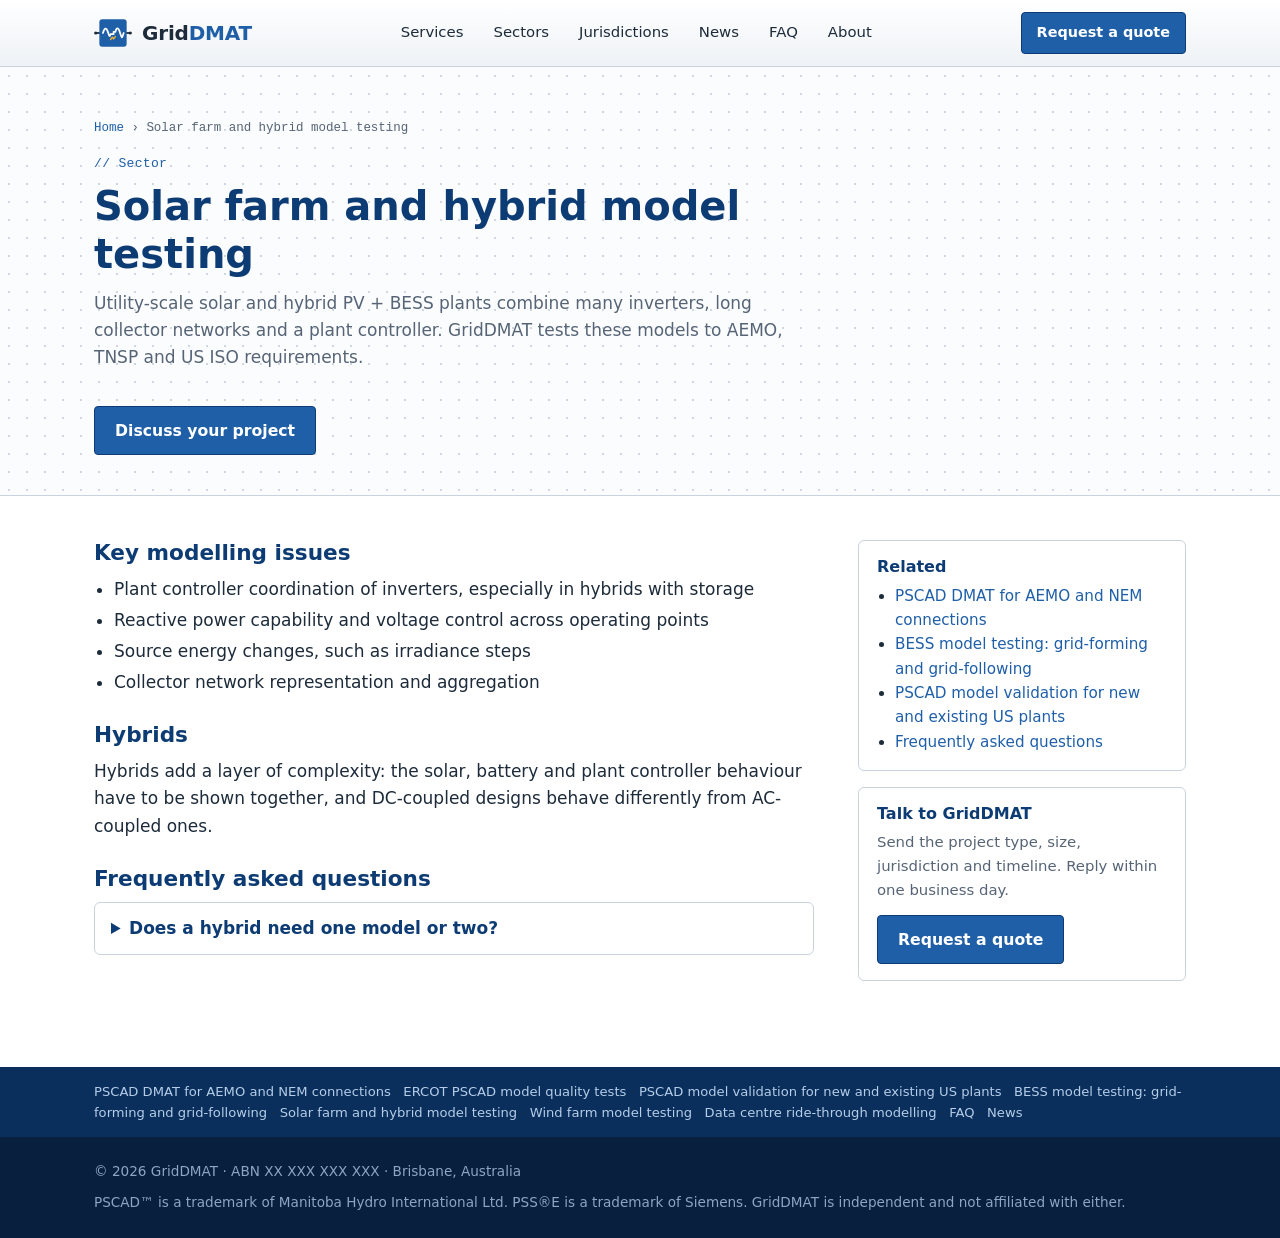
<file: solar-farm-model-testing.html>
<!DOCTYPE html>
<html lang="en-AU">
<head>
<meta charset="utf-8">
<meta name="viewport" content="width=device-width,initial-scale=1">
<title>Solar farm and hybrid PV + BESS PSCAD model testing | GridDMAT</title>
<meta name="description" content="PSCAD/EMT model testing for utility-scale solar farms and hybrid PV + BESS plants: plant controller interaction, reactive capability, voltage control and fault ride-through.">
<link rel="canonical" href="https://griddmat-commits.github.io/solar-farm-model-testing.html">
<meta property="og:title" content="Solar farm and hybrid PV + BESS PSCAD model testing | GridDMAT">
<meta property="og:description" content="PSCAD/EMT model testing for utility-scale solar farms and hybrid PV + BESS plants: plant controller interaction, reactive capability, voltage control and fault ride-through.">
<meta property="og:type" content="website">
<meta property="og:url" content="https://griddmat-commits.github.io/solar-farm-model-testing.html">
<link rel="icon" href="assets/logo.svg" type="image/svg+xml">
<link rel="alternate" type="application/rss+xml" title="GridDMAT news" href="news.xml">
<link rel="stylesheet" href="styles.css?v=6d6070ba">
<script type="application/ld+json">
{
 "@context": "https://schema.org",
 "@graph": [
  {
   "@type": "ProfessionalService",
   "@id": "https://griddmat-commits.github.io/#org",
   "name": "GridDMAT",
   "url": "https://griddmat-commits.github.io/",
   "email": "griddmat@gmail.com",
   "areaServed": [
    "Australia",
    "United States"
   ],
   "address": {
    "@type": "PostalAddress",
    "addressLocality": "Brisbane",
    "addressRegion": "QLD",
    "addressCountry": "AU"
   },
   "knowsAbout": [
    "PSCAD",
    "EMT modelling",
    "DMAT",
    "Dynamic Model Acceptance Test",
    "Model validation",
    "Battery energy storage systems",
    "Grid-forming inverters",
    "Solar farms",
    "Wind farms",
    "Data centre grid connection",
    "AEMO",
    "ERCOT",
    "CAISO",
    "Fault ride-through"
   ],
   "description": "Independent consultancy specialising in PSCAD/EMT model acceptance testing and validation for BESS, solar, wind and data centre grid connections in Australia and the USA."
  },
  {
   "@type": "Service",
   "name": "Solar farm and hybrid model testing",
   "serviceType": "Solar farm PSCAD model testing",
   "description": "PSCAD/EMT model testing for utility-scale solar farms and hybrid PV + BESS plants: plant controller interaction, reactive capability, voltage control and fault ride-through.",
   "provider": {
    "@id": "https://griddmat-commits.github.io/#org"
   },
   "areaServed": [
    "Australia",
    "United States"
   ],
   "url": "https://griddmat-commits.github.io/solar-farm-model-testing.html"
  },
  {
   "@type": "FAQPage",
   "mainEntity": [
    {
     "@type": "Question",
     "name": "Does a hybrid need one model or two?",
     "acceptedAnswer": {
      "@type": "Answer",
      "text": "It depends on how it is registered and connected. Where solar and storage share a connection point and plant controller, the combined behaviour must be demonstrated, so the models are tested together."
     }
    }
   ]
  },
  {
   "@type": "BreadcrumbList",
   "itemListElement": [
    {
     "@type": "ListItem",
     "position": 1,
     "name": "Home",
     "item": "https://griddmat-commits.github.io/"
    },
    {
     "@type": "ListItem",
     "position": 2,
     "name": "Solar farm and hybrid model testing",
     "item": "https://griddmat-commits.github.io/solar-farm-model-testing.html"
    }
   ]
  }
 ]
}
</script>
</head>
<body>
<header>
  <div class="wrap nav">
    <a class="brand" href="index.html"><img src="assets/logo.svg" alt="GridDMAT logo"><span>Grid<b>DMAT</b></span></a>
    <ul>
      <li><a href="index.html#services">Services</a></li>
      <li><a href="index.html#sectors">Sectors</a></li>
      <li><a href="index.html#jurisdictions">Jurisdictions</a></li>
      <li><a href="news.html">News</a></li>
      <li><a href="faq.html">FAQ</a></li>
      <li><a href="index.html#about">About</a></li>
    </ul>
    <a class="btn" href="index.html#contact">Request a quote</a>
  </div>
</header>
<section class="canvas page-hero">
  <div class="wrap"><nav class="crumbs"><a href="index.html">Home</a> › Solar farm and hybrid model testing</nav>
    <p class="eyebrow">Sector</p><h1 class="page-h1">Solar farm and hybrid model testing</h1><p class="lead">Utility-scale solar and hybrid PV + BESS plants combine many inverters, long collector networks and a plant controller. GridDMAT tests these models to AEMO, TNSP and US ISO requirements.</p>
    <a class="btn" href="index.html#contact">Discuss your project</a></div>
</section>
<section class="page-body"><div class="wrap page-grid">
  <article class="prose"><h2>Key modelling issues</h2><ul><li>Plant controller coordination of inverters, especially in hybrids with storage</li><li>Reactive power capability and voltage control across operating points</li><li>Source energy changes, such as irradiance steps</li><li>Collector network representation and aggregation</li></ul><h2>Hybrids</h2><p>Hybrids add a layer of complexity: the solar, battery and plant controller behaviour have to be shown together, and DC-coupled designs behave differently from AC-coupled ones.</p><h2>Frequently asked questions</h2><details class="qa"><summary>Does a hybrid need one model or two?</summary><p>It depends on how it is registered and connected. Where solar and storage share a connection point and plant controller, the combined behaviour must be demonstrated, so the models are tested together.</p></details></article>
  <aside class="side"><div class="card"><h3>Related</h3><ul><li><a href="pscad-dmat-aemo.html">PSCAD DMAT for AEMO and NEM connections</a></li><li><a href="bess-model-testing.html">BESS model testing: grid-forming and grid-following</a></li><li><a href="us-pscad-model-validation.html">PSCAD model validation for new and existing US plants</a></li><li><a href="faq.html">Frequently asked questions</a></li></ul></div>
    <div class="card"><h3>Talk to GridDMAT</h3><p>Send the project type, size, jurisdiction and timeline. Reply within one business day.</p>
    <a class="btn" href="index.html#contact">Request a quote</a></div></aside>
</div></section>
<div class="sitelinks"><div class="wrap"><a href="pscad-dmat-aemo.html">PSCAD DMAT for AEMO and NEM connections</a> · <a href="ercot-model-quality-tests.html">ERCOT PSCAD model quality tests</a> · <a href="us-pscad-model-validation.html">PSCAD model validation for new and existing US plants</a> · <a href="bess-model-testing.html">BESS model testing: grid-forming and grid-following</a> · <a href="solar-farm-model-testing.html">Solar farm and hybrid model testing</a> · <a href="wind-farm-model-testing.html">Wind farm model testing</a> · <a href="data-centre-ride-through-modelling.html">Data centre ride-through modelling</a> · <a href="faq.html">FAQ</a> · <a href="news.html">News</a></div></div>
<footer>
  <div class="wrap">
    <span>© <span id="y"></span> GridDMAT · ABN XX XXX XXX XXX · Brisbane, Australia</span>
    <span>PSCAD™ is a trademark of Manitoba Hydro International Ltd. PSS®E is a trademark of Siemens. GridDMAT is independent and not affiliated with either.</span>
  </div>
</footer>
<script>document.getElementById('y')&&(document.getElementById('y').textContent=new Date().getFullYear())</script>
</body>
</html>
</file>
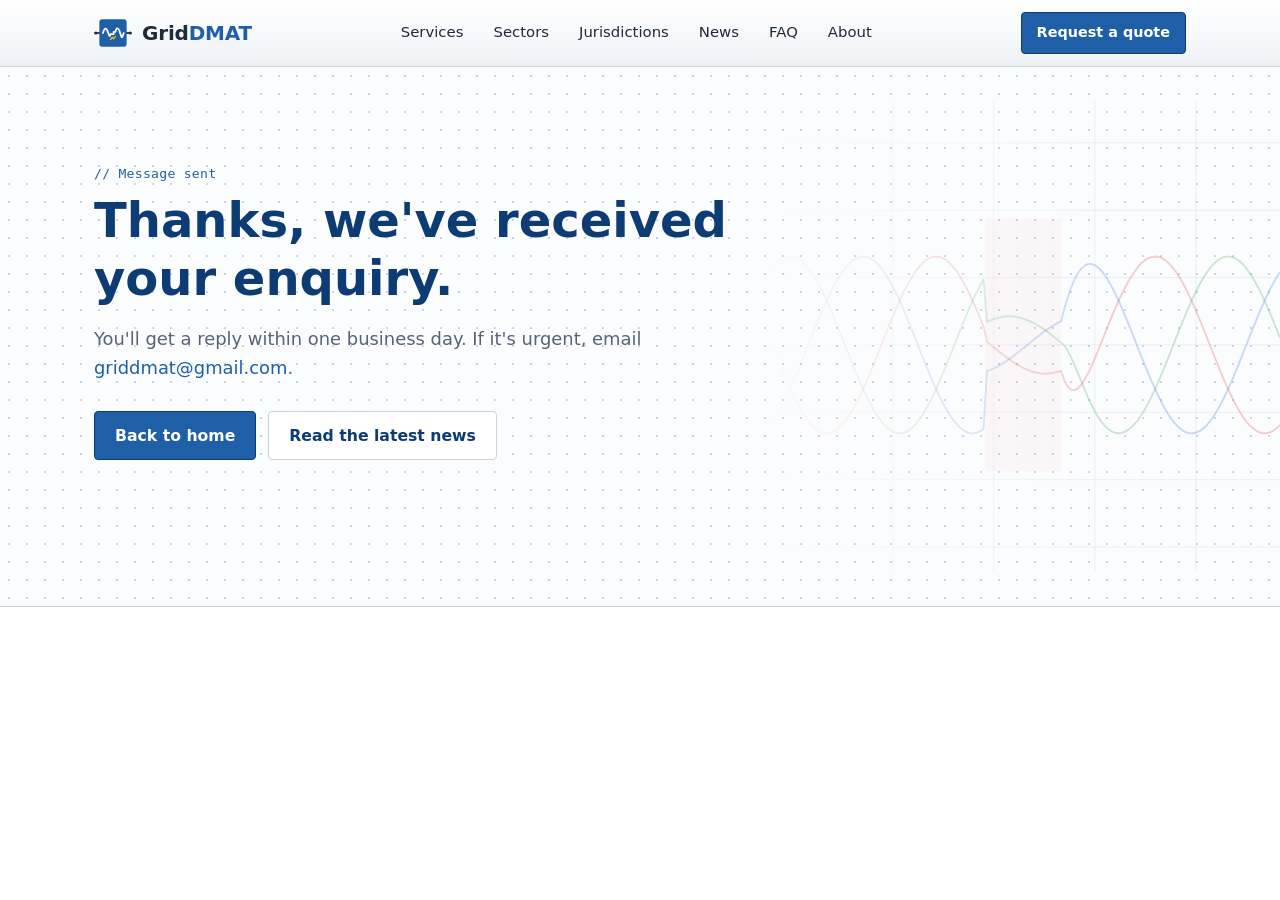
<file: thanks.html>
<!DOCTYPE html>
<html lang="en-AU">
<head>
<meta charset="utf-8">
<meta name="viewport" content="width=device-width,initial-scale=1">
<title>Thanks | GridDMAT</title>
<meta name="robots" content="noindex">
<link rel="icon" href="assets/logo.svg" type="image/svg+xml">
<link rel="stylesheet" href="styles.css?v=6d6070ba">
</head>
<body>
<header>
  <div class="wrap nav">
    <a class="brand" href="index.html"><img src="assets/logo.svg" alt=""><span>Grid<b>DMAT</b></span></a>
    <ul>
      <li><a href="index.html#services">Services</a></li>
      <li><a href="index.html#sectors">Sectors</a></li>
      <li><a href="index.html#jurisdictions">Jurisdictions</a></li>
      <li><a href="news.html">News</a></li>
      <li><a href="faq.html">FAQ</a></li>
      <li><a href="index.html#about">About</a></li>
    </ul>
    <a class="btn" href="index.html#contact">Request a quote</a>
  </div>
</header>
<section class="hero canvas" style="min-height:60vh">
  <div class="wrap">
    <div class="hero-text">
      <p class="eyebrow">Message sent</p>
      <h1>Thanks, we've received your enquiry.</h1>
      <p class="sub">You'll get a reply within one business day. If it's urgent, email <a href="mailto:griddmat@gmail.com">griddmat@gmail.com</a>.</p>
      <div class="cta">
        <a class="btn" href="index.html">Back to home</a>
        <a class="btn ghost" href="news.html">Read the latest news</a>
      </div>
    </div>
  </div>
</section>
</body>
</html>
</file>
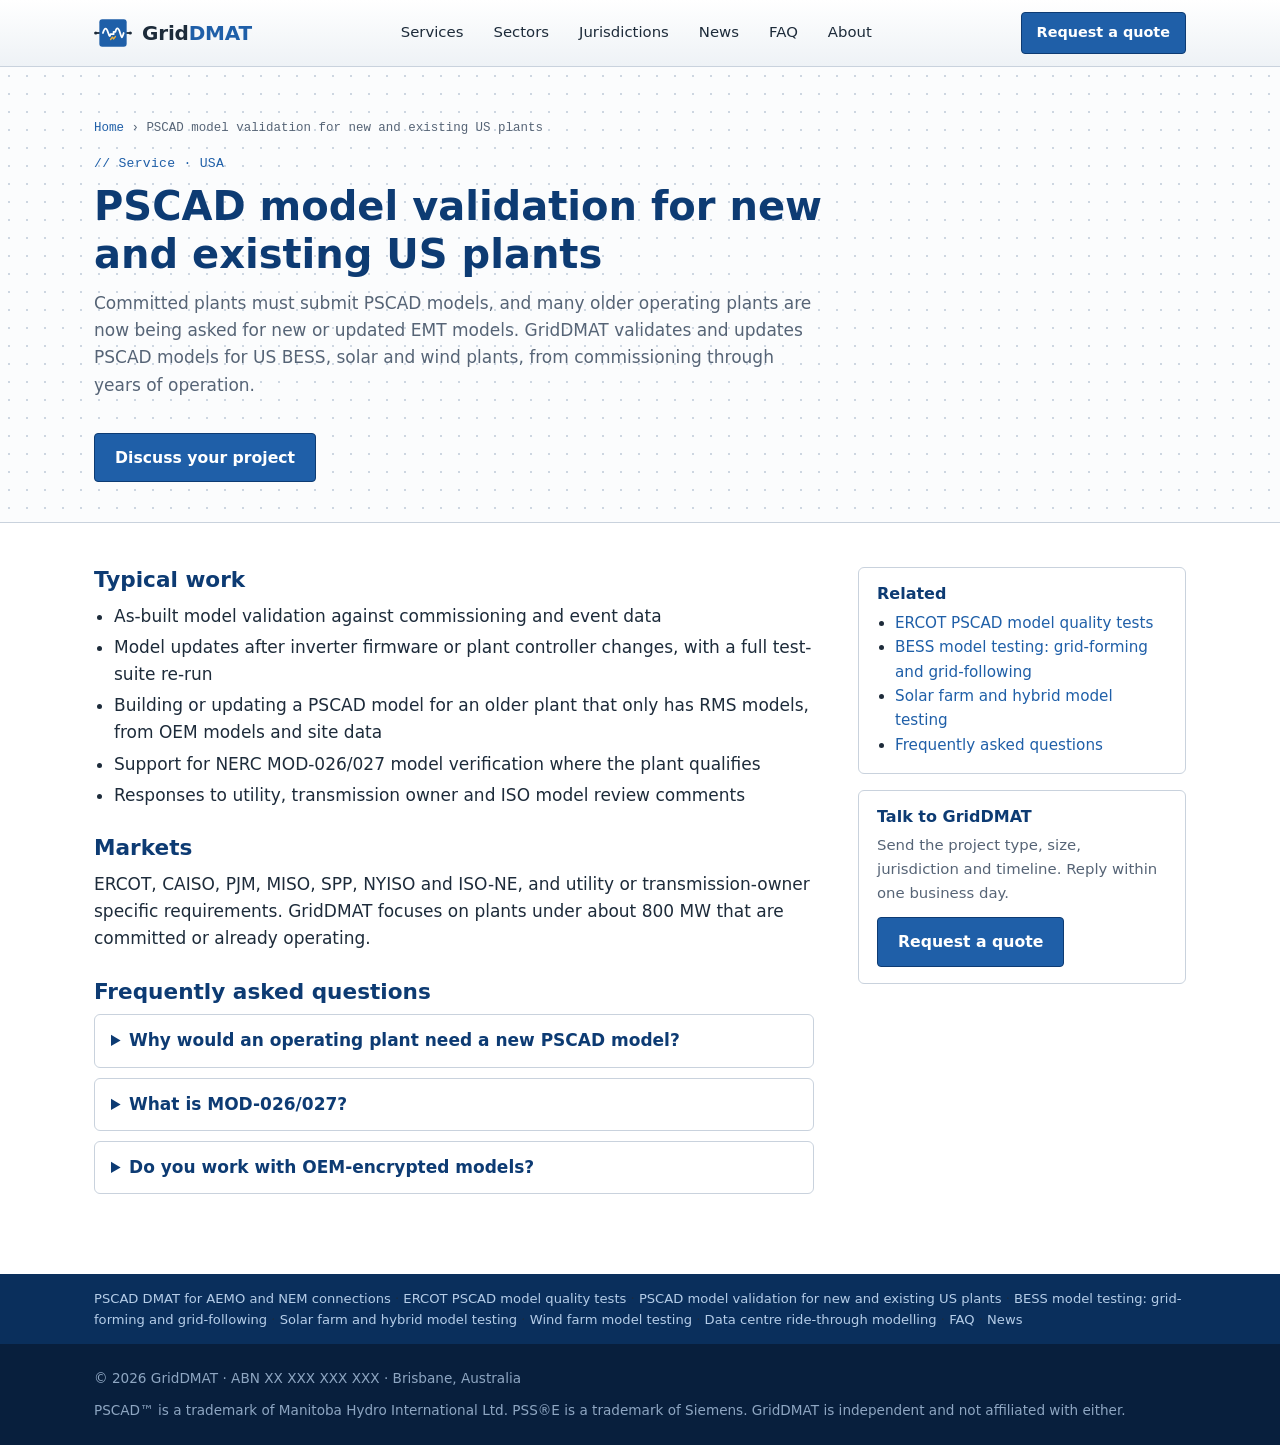
<file: us-pscad-model-validation.html>
<!DOCTYPE html>
<html lang="en-AU">
<head>
<meta charset="utf-8">
<meta name="viewport" content="width=device-width,initial-scale=1">
<title>PSCAD model validation for new and existing US plants | GridDMAT</title>
<meta name="description" content="PSCAD/EMT model validation for committed and operating US BESS, solar and wind plants: as-built validation, model updates after firmware changes, and NERC MOD-026/027 support.">
<link rel="canonical" href="https://griddmat-commits.github.io/us-pscad-model-validation.html">
<meta property="og:title" content="PSCAD model validation for new and existing US plants | GridDMAT">
<meta property="og:description" content="PSCAD/EMT model validation for committed and operating US BESS, solar and wind plants: as-built validation, model updates after firmware changes, and NERC MOD-026/027 support.">
<meta property="og:type" content="website">
<meta property="og:url" content="https://griddmat-commits.github.io/us-pscad-model-validation.html">
<link rel="icon" href="assets/logo.svg" type="image/svg+xml">
<link rel="alternate" type="application/rss+xml" title="GridDMAT news" href="news.xml">
<link rel="stylesheet" href="styles.css?v=6d6070ba">
<script type="application/ld+json">
{
 "@context": "https://schema.org",
 "@graph": [
  {
   "@type": "ProfessionalService",
   "@id": "https://griddmat-commits.github.io/#org",
   "name": "GridDMAT",
   "url": "https://griddmat-commits.github.io/",
   "email": "griddmat@gmail.com",
   "areaServed": [
    "Australia",
    "United States"
   ],
   "address": {
    "@type": "PostalAddress",
    "addressLocality": "Brisbane",
    "addressRegion": "QLD",
    "addressCountry": "AU"
   },
   "knowsAbout": [
    "PSCAD",
    "EMT modelling",
    "DMAT",
    "Dynamic Model Acceptance Test",
    "Model validation",
    "Battery energy storage systems",
    "Grid-forming inverters",
    "Solar farms",
    "Wind farms",
    "Data centre grid connection",
    "AEMO",
    "ERCOT",
    "CAISO",
    "Fault ride-through"
   ],
   "description": "Independent consultancy specialising in PSCAD/EMT model acceptance testing and validation for BESS, solar, wind and data centre grid connections in Australia and the USA."
  },
  {
   "@type": "Service",
   "name": "PSCAD model validation for new and existing US plants",
   "serviceType": "PSCAD/EMT model validation",
   "description": "PSCAD/EMT model validation for committed and operating US BESS, solar and wind plants: as-built validation, model updates after firmware changes, and NERC MOD-026/027 support.",
   "provider": {
    "@id": "https://griddmat-commits.github.io/#org"
   },
   "areaServed": [
    "Australia",
    "United States"
   ],
   "url": "https://griddmat-commits.github.io/us-pscad-model-validation.html"
  },
  {
   "@type": "FAQPage",
   "mainEntity": [
    {
     "@type": "Question",
     "name": "Why would an operating plant need a new PSCAD model?",
     "acceptedAnswer": {
      "@type": "Answer",
      "text": "Grid operators increasingly ask existing inverter-based plants for EMT models, or for updated models after firmware or controller changes, because RMS models can't show some fast control interactions."
     }
    },
    {
     "@type": "Question",
     "name": "What is MOD-026/027?",
     "acceptedAnswer": {
      "@type": "Answer",
      "text": "NERC reliability standards for verifying generator models. MOD-026 covers excitation and plant voltage control models, and MOD-027 covers turbine and governor or active-power control models, where the plant meets the applicability criteria."
     }
    },
    {
     "@type": "Question",
     "name": "Do you work with OEM-encrypted models?",
     "acceptedAnswer": {
      "@type": "Answer",
      "text": "Yes, within the terms of the OEM's licence and confidentiality agreement. Encrypted OEM blocks are integrated and tested as supplied."
     }
    }
   ]
  },
  {
   "@type": "BreadcrumbList",
   "itemListElement": [
    {
     "@type": "ListItem",
     "position": 1,
     "name": "Home",
     "item": "https://griddmat-commits.github.io/"
    },
    {
     "@type": "ListItem",
     "position": 2,
     "name": "PSCAD model validation for new and existing US plants",
     "item": "https://griddmat-commits.github.io/us-pscad-model-validation.html"
    }
   ]
  }
 ]
}
</script>
</head>
<body>
<header>
  <div class="wrap nav">
    <a class="brand" href="index.html"><img src="assets/logo.svg" alt="GridDMAT logo"><span>Grid<b>DMAT</b></span></a>
    <ul>
      <li><a href="index.html#services">Services</a></li>
      <li><a href="index.html#sectors">Sectors</a></li>
      <li><a href="index.html#jurisdictions">Jurisdictions</a></li>
      <li><a href="news.html">News</a></li>
      <li><a href="faq.html">FAQ</a></li>
      <li><a href="index.html#about">About</a></li>
    </ul>
    <a class="btn" href="index.html#contact">Request a quote</a>
  </div>
</header>
<section class="canvas page-hero">
  <div class="wrap"><nav class="crumbs"><a href="index.html">Home</a> › PSCAD model validation for new and existing US plants</nav>
    <p class="eyebrow">Service · USA</p><h1 class="page-h1">PSCAD model validation for new and existing US plants</h1><p class="lead">Committed plants must submit PSCAD models, and many older operating plants are now being asked for new or updated EMT models. GridDMAT validates and updates PSCAD models for US BESS, solar and wind plants, from commissioning through years of operation.</p>
    <a class="btn" href="index.html#contact">Discuss your project</a></div>
</section>
<section class="page-body"><div class="wrap page-grid">
  <article class="prose"><h2>Typical work</h2><ul><li>As-built model validation against commissioning and event data</li><li>Model updates after inverter firmware or plant controller changes, with a full test-suite re-run</li><li>Building or updating a PSCAD model for an older plant that only has RMS models, from OEM models and site data</li><li>Support for NERC MOD-026/027 model verification where the plant qualifies</li><li>Responses to utility, transmission owner and ISO model review comments</li></ul><h2>Markets</h2><p>ERCOT, CAISO, PJM, MISO, SPP, NYISO and ISO-NE, and utility or transmission-owner specific requirements. GridDMAT focuses on plants under about 800 MW that are committed or already operating.</p><h2>Frequently asked questions</h2><details class="qa"><summary>Why would an operating plant need a new PSCAD model?</summary><p>Grid operators increasingly ask existing inverter-based plants for EMT models, or for updated models after firmware or controller changes, because RMS models can&#x27;t show some fast control interactions.</p></details><details class="qa"><summary>What is MOD-026/027?</summary><p>NERC reliability standards for verifying generator models. MOD-026 covers excitation and plant voltage control models, and MOD-027 covers turbine and governor or active-power control models, where the plant meets the applicability criteria.</p></details><details class="qa"><summary>Do you work with OEM-encrypted models?</summary><p>Yes, within the terms of the OEM&#x27;s licence and confidentiality agreement. Encrypted OEM blocks are integrated and tested as supplied.</p></details></article>
  <aside class="side"><div class="card"><h3>Related</h3><ul><li><a href="ercot-model-quality-tests.html">ERCOT PSCAD model quality tests</a></li><li><a href="bess-model-testing.html">BESS model testing: grid-forming and grid-following</a></li><li><a href="solar-farm-model-testing.html">Solar farm and hybrid model testing</a></li><li><a href="faq.html">Frequently asked questions</a></li></ul></div>
    <div class="card"><h3>Talk to GridDMAT</h3><p>Send the project type, size, jurisdiction and timeline. Reply within one business day.</p>
    <a class="btn" href="index.html#contact">Request a quote</a></div></aside>
</div></section>
<div class="sitelinks"><div class="wrap"><a href="pscad-dmat-aemo.html">PSCAD DMAT for AEMO and NEM connections</a> · <a href="ercot-model-quality-tests.html">ERCOT PSCAD model quality tests</a> · <a href="us-pscad-model-validation.html">PSCAD model validation for new and existing US plants</a> · <a href="bess-model-testing.html">BESS model testing: grid-forming and grid-following</a> · <a href="solar-farm-model-testing.html">Solar farm and hybrid model testing</a> · <a href="wind-farm-model-testing.html">Wind farm model testing</a> · <a href="data-centre-ride-through-modelling.html">Data centre ride-through modelling</a> · <a href="faq.html">FAQ</a> · <a href="news.html">News</a></div></div>
<footer>
  <div class="wrap">
    <span>© <span id="y"></span> GridDMAT · ABN XX XXX XXX XXX · Brisbane, Australia</span>
    <span>PSCAD™ is a trademark of Manitoba Hydro International Ltd. PSS®E is a trademark of Siemens. GridDMAT is independent and not affiliated with either.</span>
  </div>
</footer>
<script>document.getElementById('y')&&(document.getElementById('y').textContent=new Date().getFullYear())</script>
</body>
</html>
</file>
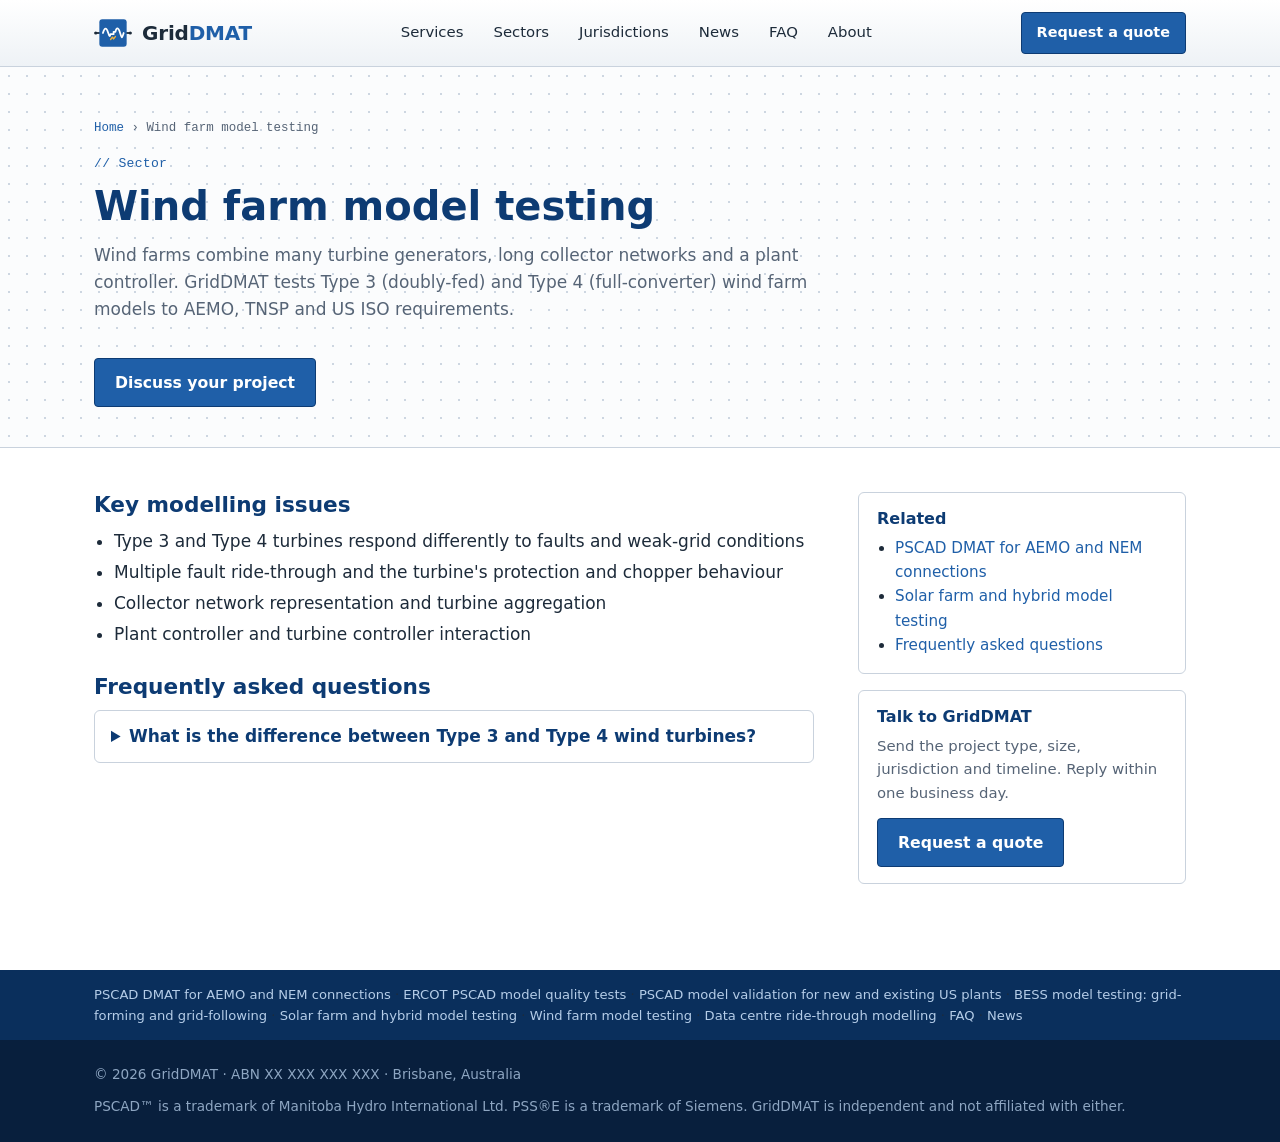
<file: wind-farm-model-testing.html>
<!DOCTYPE html>
<html lang="en-AU">
<head>
<meta charset="utf-8">
<meta name="viewport" content="width=device-width,initial-scale=1">
<title>Wind farm PSCAD model testing, Type 3 and Type 4 | GridDMAT</title>
<meta name="description" content="PSCAD/EMT model testing for wind farms with Type 3 and Type 4 wind turbine generators: multiple fault ride-through, collector networks and plant control.">
<link rel="canonical" href="https://griddmat-commits.github.io/wind-farm-model-testing.html">
<meta property="og:title" content="Wind farm PSCAD model testing, Type 3 and Type 4 | GridDMAT">
<meta property="og:description" content="PSCAD/EMT model testing for wind farms with Type 3 and Type 4 wind turbine generators: multiple fault ride-through, collector networks and plant control.">
<meta property="og:type" content="website">
<meta property="og:url" content="https://griddmat-commits.github.io/wind-farm-model-testing.html">
<link rel="icon" href="assets/logo.svg" type="image/svg+xml">
<link rel="alternate" type="application/rss+xml" title="GridDMAT news" href="news.xml">
<link rel="stylesheet" href="styles.css?v=6d6070ba">
<script type="application/ld+json">
{
 "@context": "https://schema.org",
 "@graph": [
  {
   "@type": "ProfessionalService",
   "@id": "https://griddmat-commits.github.io/#org",
   "name": "GridDMAT",
   "url": "https://griddmat-commits.github.io/",
   "email": "griddmat@gmail.com",
   "areaServed": [
    "Australia",
    "United States"
   ],
   "address": {
    "@type": "PostalAddress",
    "addressLocality": "Brisbane",
    "addressRegion": "QLD",
    "addressCountry": "AU"
   },
   "knowsAbout": [
    "PSCAD",
    "EMT modelling",
    "DMAT",
    "Dynamic Model Acceptance Test",
    "Model validation",
    "Battery energy storage systems",
    "Grid-forming inverters",
    "Solar farms",
    "Wind farms",
    "Data centre grid connection",
    "AEMO",
    "ERCOT",
    "CAISO",
    "Fault ride-through"
   ],
   "description": "Independent consultancy specialising in PSCAD/EMT model acceptance testing and validation for BESS, solar, wind and data centre grid connections in Australia and the USA."
  },
  {
   "@type": "Service",
   "name": "Wind farm model testing",
   "serviceType": "Wind farm PSCAD model testing",
   "description": "PSCAD/EMT model testing for wind farms with Type 3 and Type 4 wind turbine generators: multiple fault ride-through, collector networks and plant control.",
   "provider": {
    "@id": "https://griddmat-commits.github.io/#org"
   },
   "areaServed": [
    "Australia",
    "United States"
   ],
   "url": "https://griddmat-commits.github.io/wind-farm-model-testing.html"
  },
  {
   "@type": "FAQPage",
   "mainEntity": [
    {
     "@type": "Question",
     "name": "What is the difference between Type 3 and Type 4 wind turbines?",
     "acceptedAnswer": {
      "@type": "Answer",
      "text": "A Type 3 turbine uses a doubly-fed induction generator with a partially rated converter, while a Type 4 uses a fully rated converter between the generator and the grid. Their fault and weak-grid behaviour differs, which shows in EMT studies."
     }
    }
   ]
  },
  {
   "@type": "BreadcrumbList",
   "itemListElement": [
    {
     "@type": "ListItem",
     "position": 1,
     "name": "Home",
     "item": "https://griddmat-commits.github.io/"
    },
    {
     "@type": "ListItem",
     "position": 2,
     "name": "Wind farm model testing",
     "item": "https://griddmat-commits.github.io/wind-farm-model-testing.html"
    }
   ]
  }
 ]
}
</script>
</head>
<body>
<header>
  <div class="wrap nav">
    <a class="brand" href="index.html"><img src="assets/logo.svg" alt="GridDMAT logo"><span>Grid<b>DMAT</b></span></a>
    <ul>
      <li><a href="index.html#services">Services</a></li>
      <li><a href="index.html#sectors">Sectors</a></li>
      <li><a href="index.html#jurisdictions">Jurisdictions</a></li>
      <li><a href="news.html">News</a></li>
      <li><a href="faq.html">FAQ</a></li>
      <li><a href="index.html#about">About</a></li>
    </ul>
    <a class="btn" href="index.html#contact">Request a quote</a>
  </div>
</header>
<section class="canvas page-hero">
  <div class="wrap"><nav class="crumbs"><a href="index.html">Home</a> › Wind farm model testing</nav>
    <p class="eyebrow">Sector</p><h1 class="page-h1">Wind farm model testing</h1><p class="lead">Wind farms combine many turbine generators, long collector networks and a plant controller. GridDMAT tests Type 3 (doubly-fed) and Type 4 (full-converter) wind farm models to AEMO, TNSP and US ISO requirements.</p>
    <a class="btn" href="index.html#contact">Discuss your project</a></div>
</section>
<section class="page-body"><div class="wrap page-grid">
  <article class="prose"><h2>Key modelling issues</h2><ul><li>Type 3 and Type 4 turbines respond differently to faults and weak-grid conditions</li><li>Multiple fault ride-through and the turbine&#x27;s protection and chopper behaviour</li><li>Collector network representation and turbine aggregation</li><li>Plant controller and turbine controller interaction</li></ul><h2>Frequently asked questions</h2><details class="qa"><summary>What is the difference between Type 3 and Type 4 wind turbines?</summary><p>A Type 3 turbine uses a doubly-fed induction generator with a partially rated converter, while a Type 4 uses a fully rated converter between the generator and the grid. Their fault and weak-grid behaviour differs, which shows in EMT studies.</p></details></article>
  <aside class="side"><div class="card"><h3>Related</h3><ul><li><a href="pscad-dmat-aemo.html">PSCAD DMAT for AEMO and NEM connections</a></li><li><a href="solar-farm-model-testing.html">Solar farm and hybrid model testing</a></li><li><a href="faq.html">Frequently asked questions</a></li></ul></div>
    <div class="card"><h3>Talk to GridDMAT</h3><p>Send the project type, size, jurisdiction and timeline. Reply within one business day.</p>
    <a class="btn" href="index.html#contact">Request a quote</a></div></aside>
</div></section>
<div class="sitelinks"><div class="wrap"><a href="pscad-dmat-aemo.html">PSCAD DMAT for AEMO and NEM connections</a> · <a href="ercot-model-quality-tests.html">ERCOT PSCAD model quality tests</a> · <a href="us-pscad-model-validation.html">PSCAD model validation for new and existing US plants</a> · <a href="bess-model-testing.html">BESS model testing: grid-forming and grid-following</a> · <a href="solar-farm-model-testing.html">Solar farm and hybrid model testing</a> · <a href="wind-farm-model-testing.html">Wind farm model testing</a> · <a href="data-centre-ride-through-modelling.html">Data centre ride-through modelling</a> · <a href="faq.html">FAQ</a> · <a href="news.html">News</a></div></div>
<footer>
  <div class="wrap">
    <span>© <span id="y"></span> GridDMAT · ABN XX XXX XXX XXX · Brisbane, Australia</span>
    <span>PSCAD™ is a trademark of Manitoba Hydro International Ltd. PSS®E is a trademark of Siemens. GridDMAT is independent and not affiliated with either.</span>
  </div>
</footer>
<script>document.getElementById('y')&&(document.getElementById('y').textContent=new Date().getFullYear())</script>
</body>
</html>
</file>
<file: styles.css>
/* GridDMAT: EMT-workspace theme (schematic canvas, component blocks, plot panels) */
:root{
  --ink:#1d2b3a; --muted:#566476; --line:#c9d2dd; --line-2:#e3e8ee;
  --canvas:#fbfcfd; --dot:#cdd6e1; --chrome:#eef2f6; --chrome-2:#dfe5ec;
  --blue:#1f5fa8; --blue-d:#0d3b73; --blue-l:#e6eef8;
  --t-blue:#1f6fd1; --t-red:#d23b3b; --t-green:#2a9d4b; --amber:#f0b13a;
  --mono:Consolas,"Cascadia Mono","SFMono-Regular",Menlo,monospace;
  --max:1140px; --r:6px;
}
*{box-sizing:border-box;margin:0;padding:0}
html{scroll-behavior:smooth}
body{font-family:"Segoe UI",Inter,system-ui,-apple-system,Roboto,sans-serif;color:var(--ink);background:#fff;line-height:1.6;font-size:17px}
a{color:var(--blue);text-decoration:none}
a:hover{text-decoration:underline}
.wrap{max-width:var(--max);margin:0 auto;padding:0 24px}
h1,h2,h3{color:var(--blue-d);line-height:1.2}
h1{font-size:clamp(2rem,4.2vw,3rem);font-weight:800}
h2{font-size:clamp(1.6rem,3vw,2.15rem);margin-bottom:10px}
h3{font-size:1.08rem;margin-bottom:6px}
.eyebrow{font-family:var(--mono);font-size:.82rem;color:var(--blue);letter-spacing:.02em;margin-bottom:8px}
.eyebrow::before{content:"// "}
.lead{color:var(--muted);max-width:720px;margin-bottom:34px}
.mono{font-family:var(--mono)}

/* canvas: dot grid like a schematic workspace */
.canvas{background-color:var(--canvas);background-image:radial-gradient(var(--dot) 1.1px,transparent 1.2px);background-size:18px 18px}

/* header: application ribbon */
header{position:sticky;top:0;z-index:10;background:linear-gradient(#fff,var(--chrome));border-bottom:1px solid var(--line)}
.nav{display:flex;align-items:center;justify-content:space-between;height:66px}
.brand{display:flex;align-items:center;gap:10px;font-weight:800;font-size:1.25rem;color:var(--ink);letter-spacing:-.01em}
.brand img{width:38px;height:38px}
.brand b{color:var(--blue)}
.brand:hover{text-decoration:none}
.nav ul{display:flex;gap:4px;list-style:none}
.nav ul a{display:block;color:var(--ink);font-size:.93rem;padding:6px 12px;border:1px solid transparent;border-radius:4px}
.nav ul a:hover{background:#fff;border-color:var(--line);text-decoration:none}
.btn{display:inline-block;background:var(--blue);color:#fff;padding:11px 20px;border-radius:4px;font-weight:700;border:1px solid var(--blue-d);cursor:pointer;font-size:.98rem}
.btn:hover{background:var(--blue-d);text-decoration:none}
.btn.ghost{background:#fff;color:var(--blue-d);border-color:var(--line)}
.btn.ghost:hover{background:var(--blue-l)}
.nav .btn{padding:8px 15px;font-size:.9rem}

/* hero */
.hero{padding:96px 0 104px;border-bottom:1px solid var(--line);position:relative;overflow:hidden}
.hero::after{content:"";position:absolute;inset:0;background:url("assets/hero-bg.svg") right center/auto 100% no-repeat;pointer-events:none}
.hero .wrap{position:relative;z-index:1}
.hero-text{max-width:720px}
.hero p.sub{font-size:1.12rem;color:var(--muted);margin:18px 0 28px}
.hero .cta{display:flex;gap:12px;flex-wrap:wrap}
.tags{display:flex;gap:8px;flex-wrap:wrap;margin-top:30px}
.tag{font-family:var(--mono);font-size:.78rem;background:#fff;border:1px solid var(--line);border-radius:3px;padding:4px 9px;color:var(--blue-d)}

/* window chrome (workspace panels) */
.win{background:#fff;border:1px solid var(--line);border-radius:var(--r);box-shadow:0 10px 30px rgba(13,59,115,.10);overflow:hidden}
.win-bar{display:flex;align-items:center;gap:8px;background:linear-gradient(#f7f9fb,var(--chrome-2));border-bottom:1px solid var(--line);padding:7px 12px;font-family:var(--mono);font-size:.78rem;color:var(--muted)}
.win-bar i{width:10px;height:10px;border-radius:50%;background:#c4ccd6;display:inline-block}
.win-bar span{margin-left:6px}
.win-body{padding:10px}
.win svg{display:block;width:100%;height:auto}
.win + .win{margin-top:14px}
.caption{font-family:var(--mono);font-size:.72rem;color:#8a97a6;text-align:right;padding:0 12px 8px}

section{padding:84px 0}
section.alt{border-top:1px solid var(--line);border-bottom:1px solid var(--line)}

.grid{display:grid;gap:20px}
.g2{grid-template-columns:repeat(2,1fr)}
.g3{grid-template-columns:repeat(3,1fr)}
.g4{grid-template-columns:repeat(4,1fr)}

/* component card: title strip + body, with terminal pins */
.comp{background:#fff;border:1.5px solid var(--ink);border-radius:4px;position:relative}
.comp::before,.comp::after{content:"";position:absolute;top:30px;width:14px;height:0;border-top:2px solid var(--ink)}
.comp::before{left:-15px}
.comp::after{right:-15px}
.comp-h{display:flex;align-items:center;gap:10px;padding:10px 14px;border-bottom:1px solid var(--line);background:var(--blue-l)}
.comp-h svg{width:26px;height:26px;flex:none}
.comp-h h3{margin:0;font-size:1rem}
.comp-b{padding:14px 16px 16px}
.comp-b p{color:var(--muted);font-size:.95rem}
.comp-id{font-family:var(--mono);font-size:.7rem;color:#8a97a6;margin-left:auto;white-space:nowrap}

/* sectors */
.sector{background:#fff;border:1px solid var(--line);border-radius:var(--r);padding:22px;border-top:4px solid var(--t-blue)}
.sector:nth-child(2){border-top-color:var(--amber)}
.sector:nth-child(3){border-top-color:var(--t-green)}
.sector:nth-child(4){border-top-color:var(--t-red)}
.sector svg{width:56px;height:56px;margin-bottom:10px}
.sector p{color:var(--muted);font-size:.95rem}

/* jurisdictions: parameter tables */
.params{background:#fff;border:1px solid var(--line);border-radius:var(--r);overflow:hidden}
.params h3{display:flex;justify-content:space-between;align-items:center;background:linear-gradient(#f7f9fb,var(--chrome-2));border-bottom:1px solid var(--line);padding:10px 16px;margin:0;font-size:1rem}
.params h3 small{font-family:var(--mono);font-weight:400;color:var(--muted);font-size:.75rem}
.params table{width:100%;border-collapse:collapse;font-size:.93rem}
.params td{padding:10px 16px;border-bottom:1px solid var(--line-2);vertical-align:top;color:var(--muted)}
.params tr:last-child td{border-bottom:0}
.params td:first-child{font-family:var(--mono);font-size:.85rem;color:var(--blue-d);width:34%;background:#fafbfc;border-right:1px solid var(--line-2)}

/* process: a wire with nodes */
.flow{position:relative;display:grid;gap:22px;padding-left:46px}
.flow::before{content:"";position:absolute;left:15px;top:8px;bottom:8px;border-left:2px solid var(--ink)}
.node{position:relative;background:#fff;border:1px solid var(--line);border-radius:var(--r);padding:14px 18px}
.node::before{content:attr(data-n);position:absolute;left:-46px;top:12px;width:32px;height:32px;border-radius:50%;background:var(--blue);color:#fff;font-family:var(--mono);font-weight:700;display:grid;place-items:center;border:2px solid var(--ink)}
.node::after{content:"";position:absolute;left:-14px;top:27px;width:14px;border-top:2px solid var(--ink)}
.node p{color:var(--muted);font-size:.95rem}
.flow-wrap{display:grid;grid-template-columns:1fr 1fr;gap:22px 48px}

/* about */
.about{display:grid;grid-template-columns:.8fr 1.4fr;gap:48px;align-items:center}
.portrait{aspect-ratio:1;border-radius:var(--r);overflow:hidden;border:1px solid var(--line)}
.portrait img{width:100%;height:100%;object-fit:cover;display:block}
.ticks{list-style:none;margin-top:18px}
.ticks li{padding-left:26px;position:relative;margin-bottom:8px}
.ticks li::before{content:"";position:absolute;left:2px;top:.55em;width:12px;height:12px;border:2px solid var(--blue);border-radius:2px;background:var(--blue-l)}

/* contact */
.contact{background:var(--blue-d);color:#cfe0f3;background-image:radial-gradient(rgba(255,255,255,.08) 1.1px,transparent 1.2px);background-size:18px 18px}
.contact h2{color:#fff}
.contact .eyebrow{color:#9cc3ef}
.contact .lead{color:#b5cde8}
form{display:grid;gap:14px;background:#fff;border-radius:var(--r);padding:22px;color:var(--ink)}
.row{display:grid;grid-template-columns:1fr 1fr;gap:14px}
input,select,textarea{width:100%;padding:10px 12px;border-radius:4px;border:1px solid var(--line);background:#fafbfc;color:var(--ink);font:inherit;font-size:.95rem}
input:focus,select:focus,textarea:focus{outline:2px solid var(--blue-l);border-color:var(--blue)}
textarea{min-height:120px;resize:vertical}
label{font-family:var(--mono);font-size:.78rem;color:var(--muted);display:block;margin-bottom:4px}
.contact-info p{margin-bottom:10px}
.contact-info a{color:#fff}

footer{background:#081f3d;color:#8ea6c2;font-size:.85rem;padding:24px 0}
footer .wrap{display:flex;justify-content:space-between;flex-wrap:wrap;gap:10px}

@media (max-width:960px){
  .about{grid-template-columns:1fr}
  .hero::after{opacity:.5}
  .g3,.g4{grid-template-columns:repeat(2,1fr)}
  .flow-wrap{grid-template-columns:1fr}
  .nav ul{display:none}
}
@media (max-width:620px){
  .g2,.g3,.g4,.row{grid-template-columns:1fr}
  section{padding:60px 0}
  .comp::before,.comp::after{display:none}
}

/* news */
.news-grid{display:grid;grid-template-columns:repeat(3,1fr);gap:18px}
.news-item{background:#fff;border:1px solid var(--line);border-radius:var(--r);padding:16px 18px;display:flex;flex-direction:column;gap:6px}
.news-item h3{font-size:1.02rem;line-height:1.35;margin:0}
.news-item h3 a{color:var(--blue-d)}
.news-item p{color:var(--muted);font-size:.93rem}
.nmeta{display:flex;flex-wrap:wrap;gap:6px;align-items:center;font-family:var(--mono);font-size:.72rem;color:var(--muted)}
.nmeta time{margin-right:4px}
.ncat,.nreg{background:var(--blue-l);color:var(--blue-d);border-radius:3px;padding:1px 6px}
.nreg{background:#fff3dc;color:#7a5200}
.nwhy{font-size:.9rem!important}
.nsrc{font-size:.8rem!important;margin-top:auto}
.news-hero{padding:56px 0 30px;border-bottom:1px solid var(--line)}
.news-h1{color:var(--blue-d);font-size:clamp(1.8rem,3.4vw,2.5rem);margin-bottom:10px}
.nfilters{display:flex;flex-wrap:wrap;gap:8px}
.nf{font-family:var(--mono);font-size:.78rem;background:#fff;border:1px solid var(--line);border-radius:3px;padding:5px 10px;cursor:pointer;color:var(--blue-d)}
.nf.on{background:var(--blue);color:#fff;border-color:var(--blue-d)}
.news-list{padding:30px 0 70px}
.news-list .wrap{display:grid;gap:14px}
.news-list .news-item{max-width:880px}
@media (max-width:960px){.news-grid{grid-template-columns:1fr 1fr}}
@media (max-width:620px){.news-grid{grid-template-columns:1fr}}

/* pages */
.page-hero{padding:52px 0 40px;border-bottom:1px solid var(--line)}
.page-h1{color:var(--blue-d);font-size:clamp(1.8rem,3.4vw,2.5rem);margin-bottom:12px;max-width:760px}
.page-hero .lead{max-width:720px}
.crumbs{font-family:var(--mono);font-size:.78rem;color:var(--muted);margin-bottom:14px}
.crumbs a{color:var(--blue)}
.page-body{padding:44px 0 70px}
.page-grid{display:grid;grid-template-columns:minmax(0,720px) 1fr;gap:44px;align-items:start}
.prose h2{font-size:1.35rem;margin:26px 0 10px}
.prose h2:first-child{margin-top:0}
.prose p{color:var(--ink);margin:0 0 12px}
.prose ul{margin:0 0 14px 20px;color:var(--ink)}
.prose li{margin:4px 0}
.qa{background:#fff;border:1px solid var(--line);border-radius:var(--r);padding:12px 16px;margin:10px 0}
.qa summary{cursor:pointer;font-weight:700;color:var(--blue-d)}
.qa p{margin:10px 0 0;color:var(--muted)}
.side .card{background:#fff;border:1px solid var(--line);border-radius:var(--r);padding:16px 18px;margin-bottom:16px}
.side h3{font-size:1rem;margin-bottom:8px}
.side ul{margin-left:18px;font-size:.95rem}
.side p{color:var(--muted);font-size:.93rem;margin-bottom:12px}
.sitelinks{background:#0a2f5c;font-size:.82rem;padding:14px 0}
.sitelinks a{color:#b5cde8}
.comp-h h3 a,.sector h3 a{color:inherit}
@media (max-width:960px){.page-grid{grid-template-columns:1fr}}
</file>
